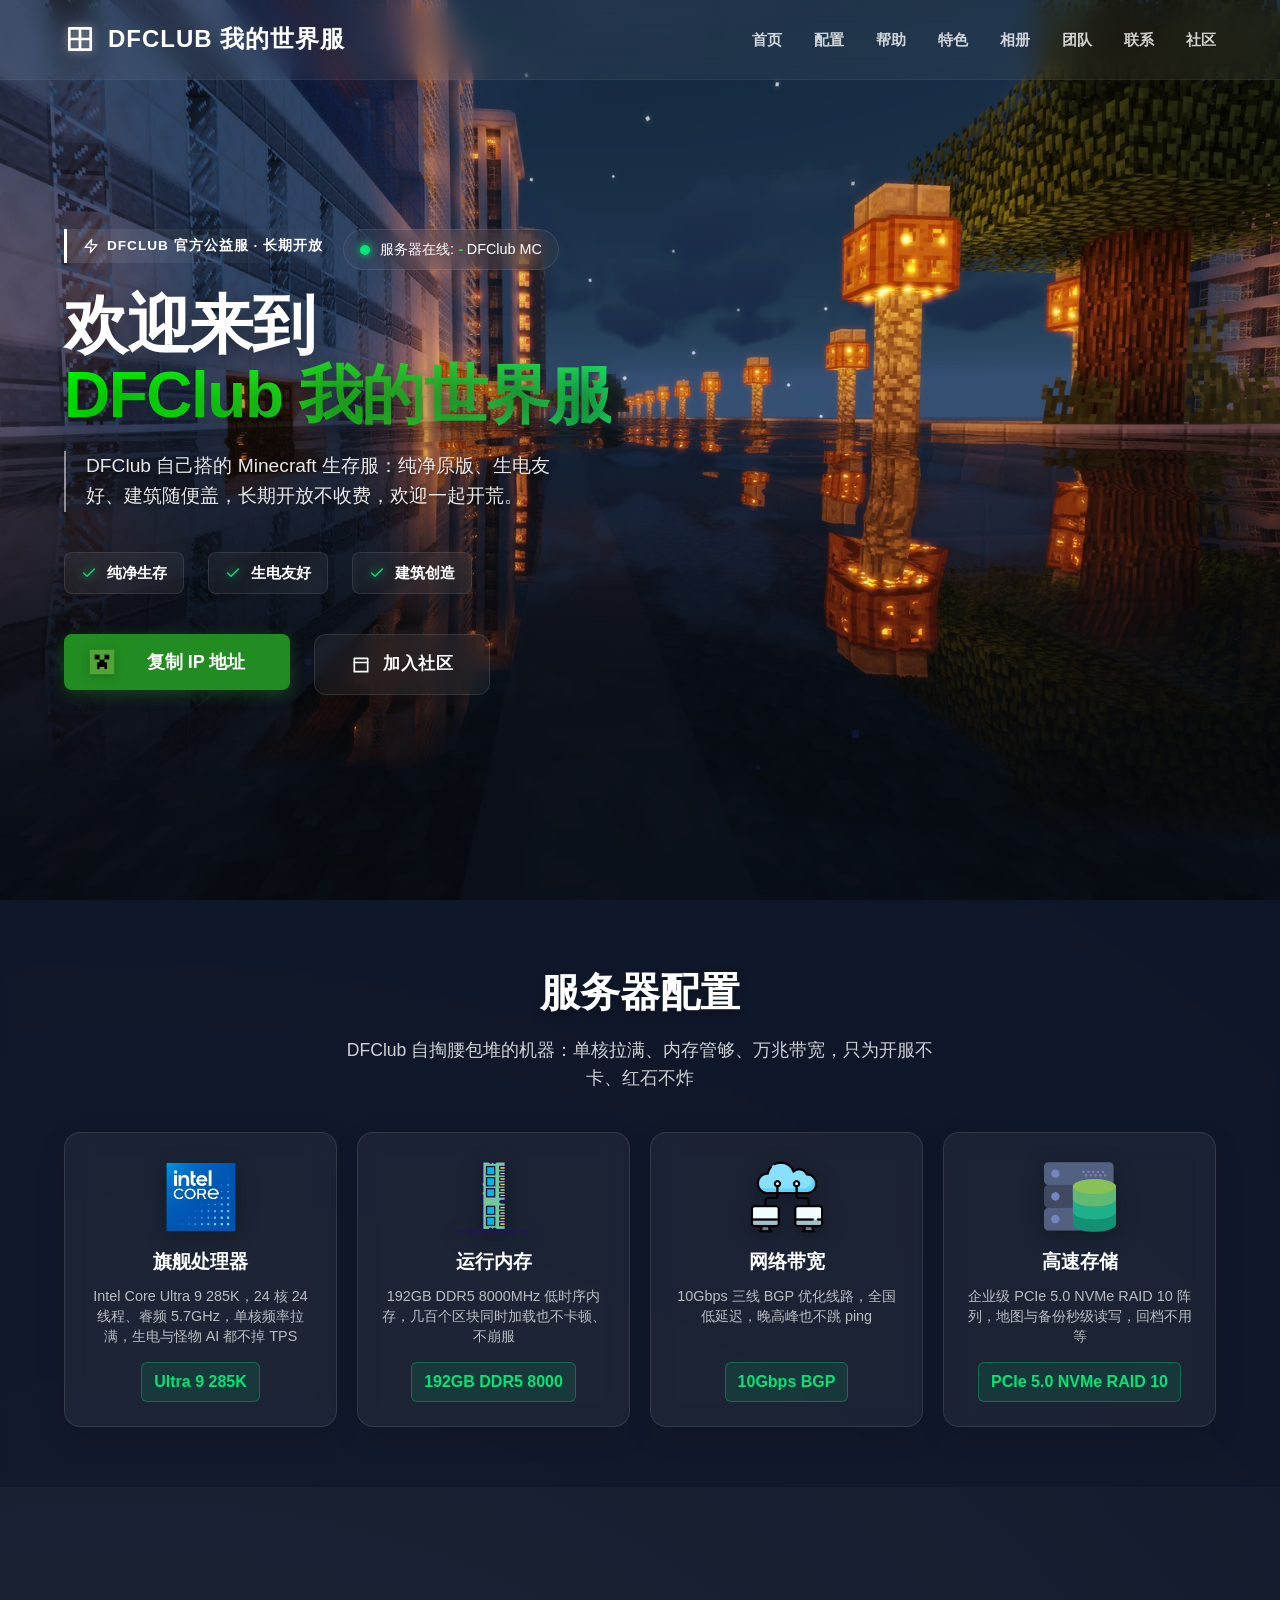
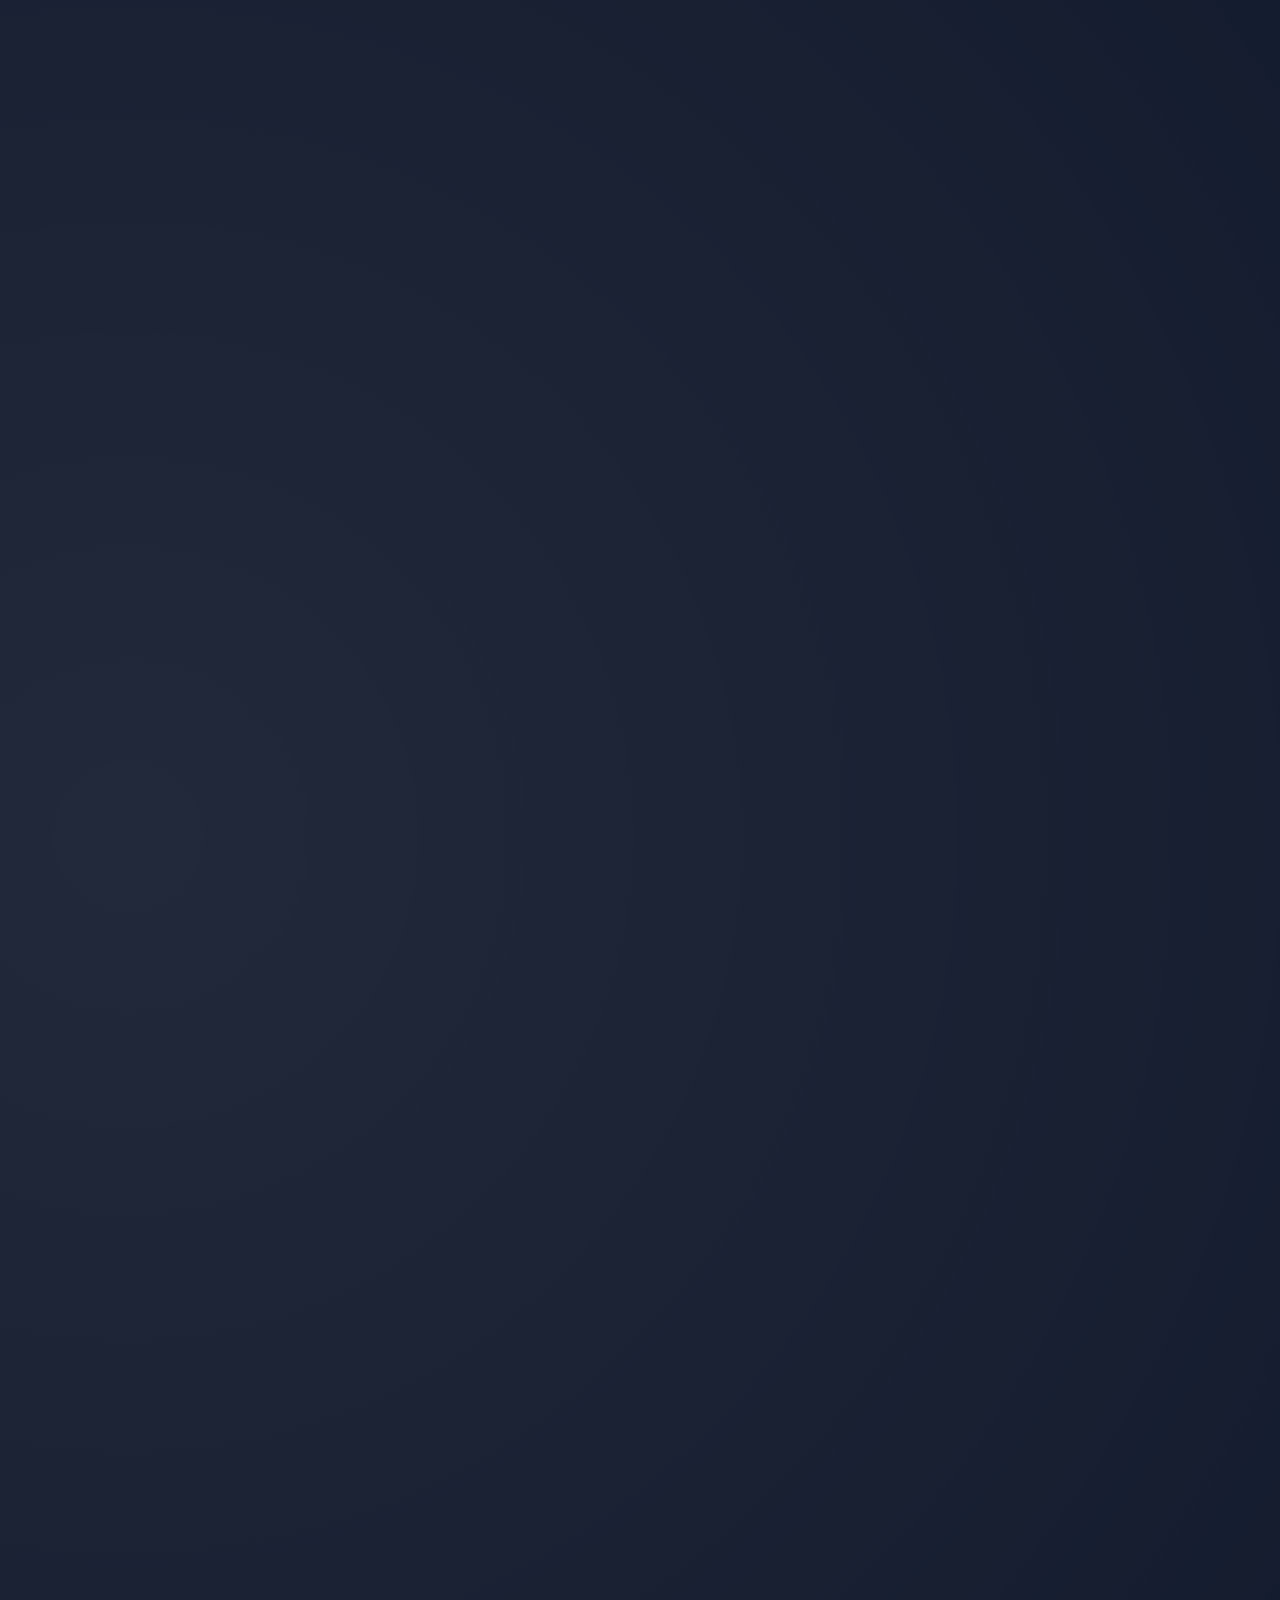
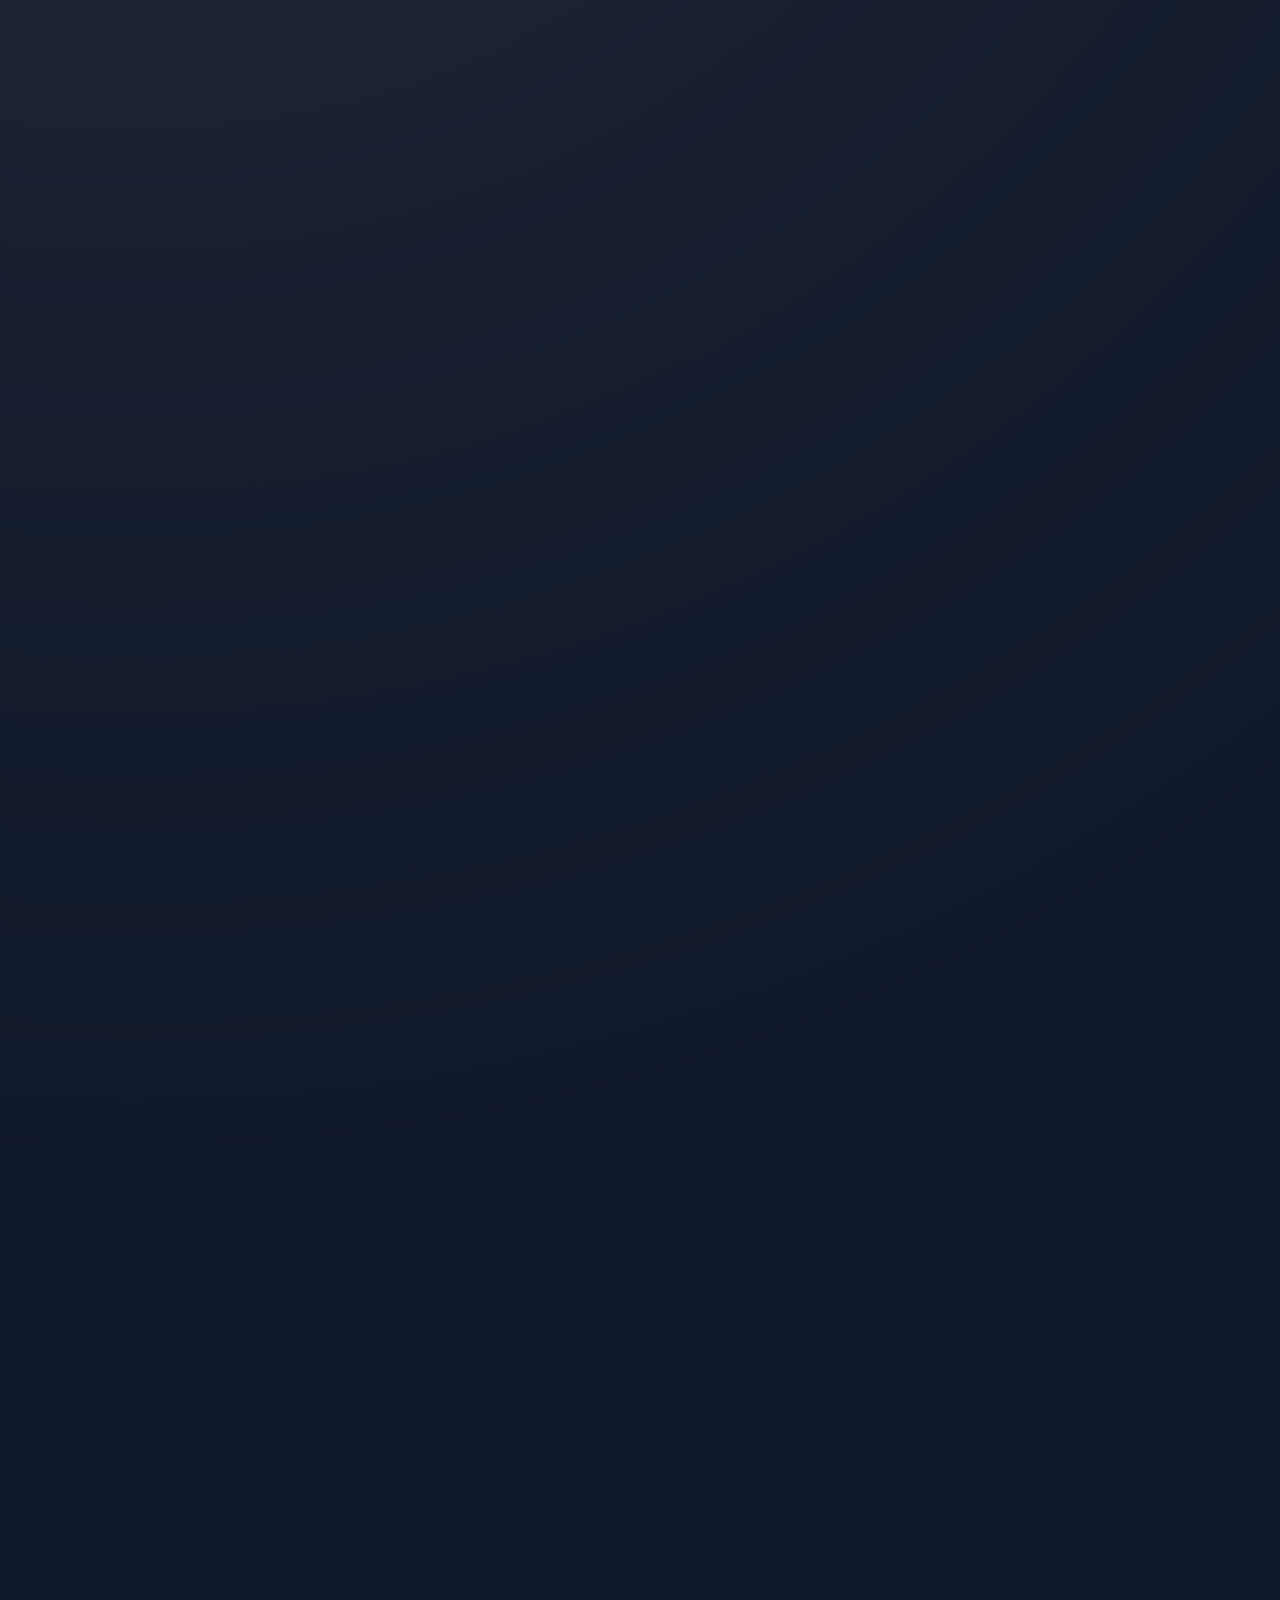
<file: index.html>
<!DOCTYPE html>
<html lang="zh-CN">
<!-- head 区：SEO 元信息 → 结构化数据 → 样式与脚本预加载 -->
<head>
    <!-- 声明 UTF-8 编码，避免中文乱码 -->
    <meta charset="UTF-8">
    <!-- 移动端视口：页面宽度跟随设备，禁止用户缩放影响体验 -->
    <meta name="viewport" content="width=device-width, initial-scale=1.0">
    <!-- 搜索引擎收录时显示的页面简介 -->
    <meta name="description" content="DFClub 我的世界服 —— dfclub 团队自建的 Minecraft 生存服官网：纯净生存、生电友好、建筑创造，长期公益开放。Minecraft Survival Server by DFClub.">
    <!-- 搜索关键词（老式 SEO，部分引擎仍读取） -->
    <meta name="keywords" content="我的世界, Minecraft, DFClub, dfclub, 服务器, 生存服, 生电, 红石, 建筑, MC, 多人联机">
    <meta name="author" content="DFClub 我的世界服团队">
    <!-- 允许搜索引擎收录本页并跟随站内链接 -->
    <meta name="robots" content="index, follow">
    <!-- 移动端浏览器地址栏/状态栏配色 -->
    <meta name="theme-color" content="#0f172a">

    <!-- 规范链接 canonical，避免同一页面被重复收录（静态副本无固定域名，留空） -->
    <link rel="canonical" href="#">
    <!-- 二开请标注原作者小狐务器 -->
    <!-- 标签页标题（线上由 index.php 从数据库读取站点标题后替换） -->
    <title>DFClub 我的世界服 - 首页</title>
    <!-- DNS 预解析：提前与第三方域名握手，外链打开更快 -->
    <link rel="dns-prefetch" href="https://mc.163.com">
    <link rel="dns-prefetch" href="https://www.minecraft.net">
    <!-- 预加载主样式表（v=3 是缓存版本号，改样式后可改数字强制刷新） -->
    <link rel="preload" href="style.css?v=7" as="style">
    <!-- 预加载主脚本 -->
    <link rel="preload" href="script.js?v=14" as="script">
    <!-- 预加载首屏背景大图，优先级设为 high -->
    <link rel="preload" href="./png/c6d2dd6a664242e2e5faa640d28c340b.jpg" as="image" fetchpriority="high">
    
    <!-- 真正引入样式表 -->
    <link rel="stylesheet" href="style.css?v=7">
    
    <!-- Structured Data (JSON-LD) -->
    <script type="application/ld+json">
    {
      "@context": "https://schema.org",
      "@type": "VideoGame",
      "name": "DFClub 我的世界服",
      "description": "dfclub 团队自建的 Minecraft 生存服：纯净生存、生电友好、建筑创造，长期公益开放。",
      "genre": ["Sandbox", "Survival", "RPG"],
      "gamePlatform": "PC",
      "applicationCategory": "Game",
      "operatingSystem": "Windows, macOS, Linux",
      "author": {
        "@type": "Organization",
        "name": "DFClub 我的世界服团队",
        "url": "/"
      },
      "image": "./png/wj_Narcissa_3.png",
      "offers": {
        "@type": "Offer",
        "price": "0",
        "priceCurrency": "CNY",
        "availability": "https://schema.org/InStock"
      }
    }
    </script>
    <!-- 页签图标：先用 emoji 的 SVG 兜底，最终会被 data.js 里的 favicon 覆盖 -->
    <link rel="icon" type="image/svg+xml" href="data:image/svg+xml,<svg xmlns=%22http://www.w3.org/2000/svg%22 viewBox=%220 0 100 100%22><text y=%22.9em%22 font-size=%2290%22>🟩</text></svg>">
</head>
<!-- body 开始：导航 → 公告 → 各内容版块 → 页脚 → 脚本 -->
<body>
    <!-- SVG Sprite -->
    <!-- SVG 图标精灵容器：display:none，仅供下方 <use> 引用 -->
    <svg xmlns="http://www.w3.org/2000/svg" style="display:none">
        <symbol id="icon-check" viewBox="0 0 24 24" fill="none" stroke="currentColor" stroke-width="2" stroke-linecap="round" stroke-linejoin="round"><path d="M20 6L9 17L4 12"/></symbol>
        <symbol id="icon-arrow-right" viewBox="0 0 24 24" fill="none" stroke="currentColor" stroke-width="2" stroke-linecap="round" stroke-linejoin="round"><path d="M5 12H19"/><path d="M12 5L19 12L12 19"/></symbol>
        <symbol id="icon-cube" viewBox="0 0 24 24" fill="none" stroke="currentColor" stroke-width="2" stroke-linecap="round" stroke-linejoin="round"><path d="M4 4H20V20H4V4Z"/><path d="M4 12H20"/><path d="M12 4V20"/></symbol>
    </svg>

    <!-- 导航栏 -->
    <nav class="navbar">
        <!-- 导航内层容器：左 LOGO、右菜单两端对齐 -->
        <div class="container nav-container">
            <!-- 站点 LOGO：方块图标 + 文字（文字由 data.js 的 site.logo_text 覆盖） -->
            <a href="#" class="logo" id="siteLogo">
                <svg class="logo-svg" width="32" height="32"><use href="#icon-cube"/></svg>
                <span class="logo-text">DFClub 我的世界服</span>
            </a>
            
            <!-- 移动端汉堡按钮：三根横线，窄屏才显示 -->
            <div class="hamburger">
                <span class="bar"></span>
                <span class="bar"></span>
                <span class="bar"></span>
            </div>

            <!-- 导航菜单列表：各版块锚点 + 商城 + 登录入口 -->
            <ul class="nav-links">
                <li><a href="#home">首页</a></li>
                <li><a href="#specs">配置</a></li>
                <li><a href="#help-docs">帮助</a></li>
                <li><a href="#features">特色</a></li>
                <li><a href="#gallery">相册</a></li>
                <li><a href="#team">团队</a></li>
                <li><a href="#contact">联系</a></li>
                <li><a href="#community">社区</a></li>
                <!-- 商城、登录/注册入口已下线：全站改为纯静态，不再连接本机后台 -->
            </ul>
        </div>
    </nav>

    <!-- 首页公告条（默认 hidden，script.js 拿到公告数据才展开） -->
    <div id="homeAnnouncements" class="home-announcements" hidden>
        <div class="container">
            <div id="homeAnnouncementsList" class="home-announcements-list"></div>
        </div>
    </div>

    <!-- 公告弹窗：遮罩 + 卡片，同一条公告只弹一次 -->
    <div id="announcementPopup" class="announcement-popup" hidden>
        <div class="announcement-popup-backdrop" data-close-popup="1"></div>
        <div class="announcement-popup-card" role="dialog" aria-modal="true" aria-labelledby="announcementPopupTitle">
            <button type="button" class="announcement-popup-close" id="announcementPopupClose" aria-label="关闭弹窗">×</button>
            <div class="announcement-popup-badge" id="announcementPopupBadge">维护通知</div>
            <h2 id="announcementPopupTitle">维护公告</h2>
            <p id="announcementPopupTime" class="announcement-popup-time"></p>
            <div id="announcementPopupContent" class="announcement-popup-content"></div>
        </div>
    </div>

    <!-- 区域 (首页) -->
    <header id="home" class="hero">
        <div class="container hero-container">
            <div class="hero-content">
                <!-- 顶部标签 -->
                <div class="hero-badge scroll-fade-up">
                    <svg width="16" height="16" viewBox="0 0 24 24" fill="none" xmlns="http://www.w3.org/2000/svg">
                        <path d="M13 2L3 14H12L11 22L21 10H12L13 2Z" stroke="currentColor" stroke-width="2" stroke-linecap="round" stroke-linejoin="round"/>
                    </svg>
                    DFClub 官方公益服 · 长期开放
                </div>
                
                <!-- 在线状态指示器 (新增) -->
                <div class="server-status scroll-fade-up delay-200">
                    <span class="status-dot"></span>
                    <span class="status-text">服务器在线: <span class="highlight-green">加载中...</span> DFClub MC</span>
                </div>

                <!-- 主标题 -->
                <h1 class="scroll-fade-up delay-300">
                    欢迎来到<br>
                    <span class="highlight">DFClub 我的世界服</span>
                </h1>
                
                <!-- 副标题 -->
                <p class="hero-subtitle scroll-fade-up delay-400">
                    DFClub 自己搭的 Minecraft 生存服：纯净原版、生电友好、建筑随便盖，长期开放不收费，欢迎一起开荒。
                </p>

                <!-- 特性列表 -->
                <div class="hero-features scroll-fade-up delay-500">
                    <div class="h-feature"><svg width="16" height="16"><use href="#icon-check"/></svg>纯净生存</div>
                    <div class="h-feature"><svg width="16" height="16"><use href="#icon-check"/></svg>生电友好</div>
                    <div class="h-feature"><svg width="16" height="16"><use href="#icon-check"/></svg>建筑创造</div>
                </div>

                <!-- 按钮组 -->
                <div class="hero-buttons scroll-fade-up delay-600">
                    <!-- 复制 IP 按钮的隐藏开关（checkbox），由 CSS 控制三行文字的切换 -->
                    <input id="toggle" type="checkbox">
                    <label class="boton-minecraft" for="toggle">
                        <svg viewBox="0 0 32 32" height="24" width="24" xmlns="http://www.w3.org/2000/svg">
                            <path d="M30 2H2v28h28z" fill="#52a535"></path>
                            <path d="M24.4 13.2h-5.6v.47h5.6zm-5.6 8.4h-5.6v.47h5.6zm2.8 2.8h-2.8v.47h2.8zm-8.4 0h-2.8v.47h2.8zm0-11.2H7.6v.47h5.6z" fill="#86d562"></path>
                            <path d="M24.4 13.2V7.6h-5.6v5.6h-5.6V16h-2.8v8.4h2.8v-2.8h5.6v2.8h2.8V16h-2.8v-2.8zM13.2 7.6H7.6v5.6h5.6z"></path>
                            <path d="M24.4 7.6h-5.6v.47h5.6zm-5.6 5.6h-5.6v.47h5.6zm-5.6-5.6H7.6v.47h5.6zm0 8.4h-2.8v.47h2.8zm8.4 0h-2.8v.47h2.8z" fill="#2a641c"></path>
                        </svg>
                        <div class="texto-boton">
                            <span>复制 IP 地址</span>
                            <span>点击复制</span>
                            <span>已复制!</span>
                        </div>
                    </label>
                    <!-- 服务器 IP 文本：视觉隐藏，仅作为"复制 IP"的内容来源 -->
                    <span id="server-ip">暂未开放</span>
                    
                    <!-- "加入社区"次要按钮：锚点跳到社区版块 -->
                    <a href="#community" class="btn btn-secondary">
                        <svg width="20" height="20" viewBox="0 0 24 24" fill="none" stroke="currentColor" stroke-width="2" stroke-linecap="round" stroke-linejoin="round"><path d="M4 4H20V20H4V4Z"/><path d="M4 9H20"/></svg>
                        加入社区
                    </a>
                </div>
            </div>
        </div>
    </header>

    <!-- Server Specs Section -->
    <section id="specs" class="specs-section" data-bg="url('./png/89ce487b74da31797c19a3dc4ffc0d79.jpg')">
        <div class="container">
            <!-- 版块标题区：主标题 + 副标题，滚动到视口时渐显 -->
            <div class="section-header scroll-fade-up">
                <h2 class="section-title">服务器配置</h2>
                <p class="section-subtitle">DFClub 自掏腰包堆的机器：单核拉满、内存管够、万兆带宽，只为开服不卡、红石不炸</p>
            </div>
            
            <!-- 配置卡片网格：四列布局 -->
            <div class="specs-grid">
                <!-- CPU Card -->
                <div class="spec-card scroll-fade-up delay-100">
                    <div class="spec-icon-wrapper">
                        <img src="[data-uri]" data-src="./png/CPU.png" alt="CPU" class="spec-icon">
                    </div>
                    <h3 class="spec-title">旗舰处理器</h3>
                    <p class="spec-desc">Intel Core Ultra 9 285K，24 核 24 线程、睿频 5.7GHz，单核频率拉满，生电与怪物 AI 都不掉 TPS</p>
                    <div class="spec-value">Ultra 9 285K</div>
                </div>

                <!-- RAM Card -->
                <div class="spec-card scroll-fade-up delay-200">
                    <div class="spec-icon-wrapper">
                        <img src="[data-uri]" data-src="./png/RAM.png" alt="RAM" class="spec-icon">
                    </div>
                    <h3 class="spec-title">运行内存</h3>
                    <p class="spec-desc">192GB DDR5 8000MHz 低时序内存，几百个区块同时加载也不卡顿、不崩服</p>
                    <div class="spec-value">192GB DDR5 8000</div>
                </div>

                <!-- Network Card -->
                <div class="spec-card scroll-fade-up delay-300">
                    <div class="spec-icon-wrapper">
                        <img src="[data-uri]" data-src="./png/network.png" alt="Network" class="spec-icon">
                    </div>
                    <h3 class="spec-title">网络带宽</h3>
                    <p class="spec-desc">10Gbps 三线 BGP 优化线路，全国低延迟，晚高峰也不跳 ping</p>
                    <div class="spec-value">10Gbps BGP</div>
                </div>

                <!-- Storage Card -->
                <div class="spec-card scroll-fade-up delay-400">
                    <div class="spec-icon-wrapper">
                        <img src="[data-uri]" data-src="./png/SSD.png" alt="SSD" class="spec-icon">
                    </div>
                    <h3 class="spec-title">高速存储</h3>
                    <p class="spec-desc">企业级 PCIe 5.0 NVMe RAID 10 阵列，地图与备份秒级读写，回档不用等</p>
                    <div class="spec-value">PCIe 5.0 NVMe RAID 10</div>
                </div>
            </div>
        </div>
    </section>

    <!-- Help Docs Section (How to Join) -->
    <section id="help-docs" class="help-section" data-bg="url('./png/9cca3afcca8c0a79eac6a39aad5d65ec.jpg')">
        <div class="container">
            <!-- 教程版块标题区 -->
            <div class="section-header scroll-fade-up">
                <h2 class="section-title">怎么进服</h2>
                <p class="section-subtitle">三步就能进 DFClub 的方块世界，第一次玩也够用</p>
            </div>

            <!-- 三步流程容器：横排，窄屏自动改竖排 -->
            <div class="steps-container">
                <!-- Step 1 -->
                <div class="step-card scroll-fade-up delay-100">
                    <div class="step-number">01</div>
                    <div class="step-icon">
                        <svg width="40" height="40" viewBox="0 0 24 24" fill="none" xmlns="http://www.w3.org/2000/svg">
                            <path d="M21 15V19C21 19.5304 20.7893 20.0391 20.4142 20.4142C20.0391 20.7893 19.5304 21 19 21H5C4.46957 21 3.96086 20.7893 3.58579 20.4142C3.21071 20.0391 3 19.5304 3 19V15" stroke="currentColor" stroke-width="2" stroke-linecap="round" stroke-linejoin="round"/>
                            <path d="M7 10L12 15L17 10" stroke="currentColor" stroke-width="2" stroke-linecap="round" stroke-linejoin="round"/>
                            <path d="M12 15V3" stroke="currentColor" stroke-width="2" stroke-linecap="round" stroke-linejoin="round"/>
                        </svg>
                    </div>
                    <h3 class="step-title">装个启动器</h3>
                    <p class="step-desc">装个 HMCL 或 PCL2 启动器，Java 17 以上版本，登录自己的账号就能进游戏。</p>
                    <a href="#" class="btn-step">下载启动器 (HMCL)</a>
                </div>

                <!-- Arrow 1 -->
                <div class="step-arrow scroll-fade-up delay-200"><svg width="24" height="24"><use href="#icon-arrow-right"/></svg></div>

                <!-- Step 2 -->
                <div class="step-card scroll-fade-up delay-300">
                    <div class="step-number">02</div>
                    <div class="step-icon">
                        <svg width="40" height="40" viewBox="0 0 24 24" fill="none" xmlns="http://www.w3.org/2000/svg">
                            <path d="M12 22C17.5228 22 22 17.5228 22 12C22 6.47715 17.5228 2 12 2C6.47715 2 2 6.47715 2 12C2 17.5228 6.47715 22 12 22Z" stroke="currentColor" stroke-width="2" stroke-linecap="round" stroke-linejoin="round"/>
                            <path d="M12 8V16" stroke="currentColor" stroke-width="2" stroke-linecap="round" stroke-linejoin="round"/>
                            <path d="M8 12H16" stroke="currentColor" stroke-width="2" stroke-linecap="round" stroke-linejoin="round"/>
                        </svg>
                    </div>
                    <h3 class="step-title">添加服务器</h3>
                    <p class="step-desc">进游戏点「多人游戏」→「添加服务器」。地址暂时还没公开，开放当天会在群里发出来，直接粘贴进去就行。</p>
                    <!-- 服务器地址框：地址文字 + 一键复制按钮 -->
                    <div class="server-address-box">
                        <span id="help-ip">暂未开放</span>
                        <button class="copy-btn">
                            <svg width="16" height="16" viewBox="0 0 24 24" fill="none" xmlns="http://www.w3.org/2000/svg">
                                <rect x="9" y="9" width="13" height="13" rx="2" ry="2" stroke="currentColor" stroke-width="2" stroke-linecap="round" stroke-linejoin="round"/>
                                <path d="M5 15H4C3.46957 15 2.96086 14.7893 2.58579 14.4142C2.21071 14.0391 2 13.5304 2 13V4C2 3.46957 2.21071 2.96086 2.58579 2.58579C2.96086 2.21071 3.46957 2 4 2H13C13.5304 2 14.0391 2.21071 14.4142 2.58579C14.7893 2.96086 15 3.46957 15 4V5" stroke="currentColor" stroke-width="2" stroke-linecap="round" stroke-linejoin="round"/>
                            </svg>
                        </button>
                    </div>
                </div>

                <!-- Arrow 2 -->
                <div class="step-arrow scroll-fade-up delay-400"><svg width="24" height="24"><use href="#icon-arrow-right"/></svg></div>

                <!-- Step 3 -->
                <div class="step-card scroll-fade-up delay-500">
                    <div class="step-number">03</div>
                    <div class="step-icon">
                        <svg width="40" height="40" viewBox="0 0 24 24" fill="none" xmlns="http://www.w3.org/2000/svg">
                            <path d="M5 3L19 12L5 21V3Z" stroke="currentColor" stroke-width="2" stroke-linecap="round" stroke-linejoin="round"/>
                        </svg>
                    </div>
                    <h3 class="step-title">进服开荒</h3>
                    <p class="step-desc">连上后先在出生点读一下告示牌上的规则，领完新手物资，就可以开始你的第一次砍树了。</p>
                    <span class="highlight-text">祝你在 DFClub 玩得开心！</span>
                </div>
            </div>
        </div>
    </section>

    <!-- Server Features Section -->
    <section id="features" class="features-section" data-bg="url('./png/7649e2dbc7044ee71743022dd2d51701.jpg')">
        <div class="container">
            <!-- 特色版块标题区 -->
            <div class="section-header scroll-fade-up">
                <h2 class="section-title">这边有什么好玩的</h2>
                <p class="section-subtitle">DFClub 只做一件事：把原版生存该有的体验，稳稳当当地给你</p>
            </div>

            <!-- 特色卡片网格：列数随屏宽自适应 -->
            <div class="features-grid">
                <!-- Feature 1 -->
                <div class="feature-card scroll-fade-up delay-100">
                    <div class="feature-icon-wrapper">
                        <img src="[data-uri]" data-src="./egg/002.png" alt="生存冒险" class="feature-icon" loading="lazy">
                    </div>
                    <h3>纯净原版生存</h3>
                    <p>不魔改、不加氪金系统，原版合成表与刷怪机制全部保留，只加必要的领地与防炸保护。</p>
                </div>

                <!-- Feature 2 -->
                <div class="feature-card scroll-fade-up delay-200">
                    <div class="feature-icon-wrapper">
                        <img src="[data-uri]" data-src="./egg/003.png" alt="RPG系统" class="feature-icon" loading="lazy">
                    </div>
                    <h3>生电与红石友好</h3>
                    <p>刷怪塔、村民交易所、末影人塔随便造，管理员只做性能优化，不会一刀切禁红石。</p>
                </div>

                <!-- Feature 3 -->
                <div class="feature-card scroll-fade-up delay-300">
                    <div class="feature-icon-wrapper">
                        <img src="[data-uri]" data-src="./egg/001.png" alt="建筑创造" class="feature-icon" loading="lazy">
                    </div>
                    <h3>建筑与地图共创</h3>
                    <p>主城与公共工程由团队维护，玩家也能投稿自己的建筑，被选中的会挂进服务器展示。</p>
                </div>
            </div>
        </div>
    </section>
    <!-- Server Gallery Section -->
    <section id="gallery" class="gallery-section" data-bg="url('./png/f5ea0ca06bf5ac36704b7277536ab53d.jpg')">
        <div class="container">
            <!-- 截图版块标题区 -->
            <div class="section-header scroll-fade-up">
                <h2 class="section-title">游戏截图</h2>
                <p class="section-subtitle">DFClub 服务器的日常：主城、建筑、活动和那些莫名其妙的瞬间</p>
            </div>

            <!-- 轮播容器：图片区 + 说明文字 + 左右按钮 -->
            <div class="gallery-carousel-container">
                <!-- 图片框：16:9 比例，切换时先淡出再换图 -->
                <div class="gallery-carousel-wrapper" id="galleryWrapper">
                    <img id="galleryImage" class="gallery-active-image" src="[data-uri]" data-src="./png/f5ea0ca06bf5ac36704b7277536ab53d.jpg" alt="Gallery Display" decoding="async">
                </div>
                
                <!-- 轮播底部控制区 -->
                <div class="gallery-controls">
                    <div class="gallery-text-content">
                        <p id="galleryDescription">建造庞大的定居点或简朴的土屋。这个世界由你尽情创造！</p>
                    </div>
                    <div class="gallery-nav-buttons">
                        <!-- 左右切换按钮（上一张 / 下一张） -->
                        <button class="nav-btn prev-btn" id="prevBtn">
                            <svg viewBox="0 0 24 24" width="24" height="24">
                                <path fill="currentColor" d="M20 11H7.83l5.59-5.59L12 4l-8 8 8 8 1.41-1.41L7.83 13H20v-2z"/>
                            </svg>
                        </button>
                        <button class="nav-btn next-btn" id="nextBtn">
                            <svg viewBox="0 0 24 24" width="24" height="24">
                                <path fill="currentColor" d="M12 4l-1.41 1.41L16.17 11H4v2h12.17l-5.58 5.59L12 20l8-8z"/>
                            </svg>
                        </button>
                    </div>
                </div>
            </div>
        </div>
    </section>

    <!-- Server Team Section -->
    <section id="team" class="team-section" data-bg="url('./png/achXdg.jpg')">
        <div class="container">
            <!-- 团队版块标题区 -->
            <div class="section-header scroll-fade-up">
                <h2 class="section-title">DFClub 成员</h2>
                <p class="section-subtitle">服里所有事都是这几个人在做：从开服决策到修一个卡住的刷怪塔</p>
            </div>

            <!-- 团队轮播容器：JS 会自动复制一份卡片，实现首尾相接的滚动 -->
            <div class="team-carousel-container scroll-fade-up delay-200">
                <div class="team-carousel-wrapper" id="teamWrapper">
                    <!-- Team Member 1 -->
                    <div class="team-card">
                        <div class="team-avatar">
                            <img src="[data-uri]" data-src="./egg/av1.png" alt="服主头像" loading="lazy">
                        </div>
                        <h3 class="team-name">有钱的e1狙击枪</h3>
                        <p class="team-role">服主 · Server Owner</p>
                        <p class="team-desc">拍板开服的那个人：定服务器方向、出机器和带宽的钱，也在群里答「到底什么时候开新档」。</p>
                        <a href="members/owner.html" class="team-contact-btn">联系我</a>
                    </div>
                    <!-- Team Member 2 -->
                    <div class="team-card">
                        <div class="team-avatar">
                            <img src="[data-uri]" data-src="./egg/av2.png" alt="副服主头像" loading="lazy">
                        </div>
                        <h3 class="team-name">锦鲤~嫣然</h3>
                        <p class="team-role">副服主 · Co-Owner</p>
                        <p class="team-desc">排期、招人和新人带教都归她；服主不在线的时候，服务器谁说了算——她。</p>
                        <a href="members/co-owner.html" class="team-contact-btn">联系我</a>
                    </div>
                    <!-- Team Member 3 -->
                    <div class="team-card">
                        <div class="team-avatar">
                            <img src="[data-uri]" data-src="./egg/av3.png" alt="版本验收头像" loading="lazy">
                        </div>
                        <h3 class="team-name">WolfKingの鼠</h3>
                        <p class="team-role">版本验收 · QA Lead</p>
                        <p class="team-desc">新版本和新插件上线前先过他那关：出生点能不能走、刷怪塔还炸不炸、红石还转不转。</p>
                        <a href="members/qa.html" class="team-contact-btn">联系我</a>
                    </div>
                    <!-- Team Member 4 -->
                    <div class="team-card">
                        <div class="team-avatar">
                            <img src="[data-uri]" data-src="./egg/av4.png" alt="资产与领地管理头像" loading="lazy">
                        </div>
                        <h3 class="team-name">闲趣饼干asdjkl</h3>
                        <p class="team-role">资产与领地 · Admin</p>
                        <p class="team-desc">管账号白名单、领地权限和资源分配，谁被误封、谁的箱子被撬，找他处理最快。</p>
                        <a href="members/economy.html" class="team-contact-btn">联系我</a>
                    </div>
                    <!-- Team Member 5 -->
                    <div class="team-card">
                        <div class="team-avatar">
                            <img src="[data-uri]" data-src="./egg/av5.png" alt="技术管理头像" loading="lazy">
                        </div>
                        <h3 class="team-name">visd徐</h3>
                        <p class="team-role">技术管理 · Technical Admin</p>
                        <p class="team-desc">插件、生电优化、备份与回档都归他；TPS 一掉，第一个冲进后台的就是这个人。</p>
                        <a href="members/tech.html" class="team-contact-btn">联系我</a>
                    </div>
                    <!-- Team Member 6 -->
                    <div class="team-card">
                        <div class="team-avatar">
                            <img src="[data-uri]" data-src="./egg/av6.png" alt="建筑管理头像" loading="lazy">
                        </div>
                        <h3 class="team-name">刘老师3451</h3>
                        <p class="team-role">建筑管理 · Builder</p>
                        <p class="team-desc">主城、出生点和公共工程的设计施工，也负责审核玩家投稿的建筑能不能上墙。</p>
                        <a href="members/builder.html" class="team-contact-btn">联系我</a>
                    </div>
                    <!-- Team Member 7 -->
                    <div class="team-card">
                        <div class="team-avatar">
                            <img src="[data-uri]" data-src="./egg/av7.png" alt="活动策划头像" loading="lazy">
                        </div>
                        <h3 class="team-name">冷雨舒</h3>
                        <p class="team-role">活动策划 · Event Host</p>
                        <p class="team-desc">节日活动、建筑比赛和群公告都由他发起，服务器里最会搞气氛的一个。</p>
                        <a href="members/event.html" class="team-contact-btn">联系我</a>
                    </div>
                    <!-- Team Member 8 -->
                    <div class="team-card">
                        <div class="team-avatar">
                            <img src="[data-uri]" data-src="./egg/av8.png" alt="气氛组头像" loading="lazy">
                        </div>
                        <h3 class="team-name">牛牛</h3>
                        <p class="team-role">气氛组 · Vibe Officer</p>
                        <p class="team-desc">不开荒也不搬砖，专职在群里整活、在出生点陪聊，服务器的快乐基本由他提供。</p>
                        <a href="members/vibe.html" class="team-contact-btn">联系我</a>
                    </div>
                </div>
            </div>

            <!-- 名单入口：轮播会一直转，找不到人时点这里进完整名单 -->
            <div class="team-more scroll-fade-up delay-300">
                <a class="team-more-btn" href="members/">查看全部 8 位成员 →</a>
                <p class="team-more-note">轮播一直转，想找谁直接看名单：每人一个独立页面，写清他在服里负责什么，也能直接留言给他。</p>
            </div>
        </div>
    </section>



    <!-- Contact Support Section -->
    <section id="contact" class="contact-section" data-bg="url('./png/5e1e1be033cbd911e62327519886379f.jpg')">
        <div class="container">
            <!-- 联系版块标题区 -->
            <div class="section-header scroll-fade-up">
                <h2 class="section-title">找 DFClub</h2>
                <p class="section-subtitle">想进服、想投稿建筑、发现 bug，或者单纯想吐槽，都可以写在这里，团队每天都会看</p>
            </div>

            <!-- 联系内容容器：整块毛玻璃卡片 -->
            <div class="contact-container scroll-fade-up delay-200">
                <!-- 两列布局：左列填写指南，右列表单 -->
                <div class="contact-grid">
                    <!-- Left Column: Email Rules -->
                    <div class="contact-rules">
                        <!-- 左列标题：指南图标 + 文字 -->
                        <h3 class="rules-title">
                            <svg viewBox="0 0 24 24" width="24" height="24">
                                <path fill="currentColor" d="M12 2C6.48 2 2 6.48 2 12s4.48 10 10 10 10-4.48 10-10S17.52 2 12 2zm1 15h-2v-6h2v6zm0-8h-2V7h2v2z"/>
                            </svg>
                            留言前先看这几条
                        </h3>
                        <!-- 五条留言规范（提交前建议玩家先自查） -->
                        <ul class="rules-list">
                            <li>
                                <span class="rule-icon">1</span>
                                <span class="rule-text">请填真实的<strong>邮箱地址</strong>，回复会发到这个邮箱。</span>
                            </li>
                            <li>
                                <span class="rule-icon">2</span>
                                <span class="rule-text">标题写清类型，比如「<strong>[进服]</strong> 想要白名单」「<strong>[Bug]</strong> 刷怪塔卡住」。</span>
                            </li>
                            <li>
                                <span class="rule-icon">3</span>
                                <span class="rule-text">描述里带上<strong>时间、坐标、游戏 ID</strong>，方便我们直接去现场看。</span>
                            </li>
                            <li>
                                <span class="rule-icon">4</span>
                                <span class="rule-text">举报违规请附<strong>截图或录屏链接</strong>，只有文字描述很难处理。</span>
                            </li>
                            <li>
                                <span class="rule-icon">5</span>
                                <span class="rule-text">处理时间一般<strong>1-2个休息日</strong>，急事直接在群里 @ 管理。</span>
                            </li>
                        </ul>
                        <!-- 规则底部红色提示：恶意骚扰一律拉黑 -->
                        <div class="contact-note">
                            <p>注：恶意刷屏或辱骂其他玩家会被直接拉黑。</p>
                        </div>
                    </div>

                    <!-- Right Column: Contact Form -->
                    <form class="contact-form" id="contactForm" novalidate>
                    <!-- 字段一：昵称（必填） -->
                    <div class="form-group">
                        <label for="name">您的昵称</label>
                        <input type="text" id="name" name="name" placeholder="请输入游戏ID或昵称" required>
                    </div>
                    
                    <!-- 字段二：邮箱（必填，后端会校验格式，用于接收回复） -->
                    <div class="form-group">
                        <label for="email">联系邮箱</label>
                        <input type="email" id="email" name="email" placeholder="填写方式：你的QQ号@qq.com" required>
                    </div>
                    
                    <!-- 字段三：主题下拉，选项值会映射成中文主题词 -->
                    <div class="form-group">
                        <label for="subject">主题</label>
                        <select id="subject" name="subject" required>
                            <option value="report">举报违规</option>
                            <option value="bug">Bug反馈</option>
                            <option value="appeal">封禁申诉</option>
                            <option value="suggestion">服务器建议</option>
                            <option value="other">其他事项</option>
                        </select>
                    </div>
                    
                    <!-- 字段四：详细内容，内含文本域 + 图片上传组合 -->
                    <div class="form-group">
                        <label for="message">详细内容</label>
                        <!-- 编辑区容器：整体描边，拖入图片可直接添加 -->
                        <div class="msg-editor" id="msgEditor">
                            <textarea id="message" name="message" rows="5" placeholder="请详细描述您遇到的问题..." required></textarea>
                            <!-- 已选图片缩略图预览区，由脚本渲染 -->
                            <div class="upload-preview" id="uploadPreview"></div>
                            <!-- 编辑条：添加图片按钮 + 张数提示 -->
                            <div class="msg-editor-bar">
                                <!-- 真实的文件选择框（隐藏），点击"添加图片"时由脚本触发 -->
                                <input type="file" id="attachment" name="attachments" accept="image/jpeg,image/png,image/gif,image/webp" multiple>
                                <!-- 添加图片按钮（视觉按钮，实际转发点击到上方 file 控件） -->
                                <button type="button" class="attach-btn" id="uploadArea" aria-label="添加图片">
                                    <svg viewBox="0 0 24 24" width="18" height="18" fill="none" stroke="currentColor" stroke-width="2"><rect x="3" y="3" width="18" height="18" rx="2" ry="2"/><circle cx="8.5" cy="8.5" r="1.5"/><polyline points="21 15 16 10 5 21"/></svg>
                                    <span>添加图片</span>
                                </button>
                                <!-- 上传限制提示，选中图片后脚本会更新为"n/3 张" -->
                                <span class="attach-hint" id="attachHint">最多3张，合计≤10MB</span>
                            </div>
                        </div>
                    </div>
                    
                    <!-- 提交按钮：发送中 / 成功 / 失败三种状态由脚本切换 -->
                    <button type="submit" class="submit-btn">
                        <span>直接提交</span>
                        <svg viewBox="0 0 24 24" width="20" height="20">
                            <path fill="currentColor" d="M2.01 21L23 12 2.01 3 2 10l15 2-15 2z"/>
                        </svg>
                    </button>
                </form>
            </div>
        </div>
    </div>
</section>
    <!-- Join Community Section -->
    <section id="community" class="community-section" data-bg="url('./png/wj%20Narcissa%203.png')">
        <div class="container">
            <!-- 社区版块标题区 -->
            <div class="section-header scroll-fade-up">
                <h2 class="section-title">加入社区</h2>
                <p class="section-subtitle">加入我们的玩家交流群，获取最新资讯与福利</p>
            </div>

            <!-- 社区卡片网格：QQ 群与微信群两张卡 -->
            <div class="community-grid">
                <!-- QQ Group Card -->
                <div class="community-card scroll-fade-up delay-100">
                    <div class="community-icon-wrapper">
                        <img src="[data-uri]" data-src="./png/QQ.png" alt="QQ群" class="community-icon-img" loading="lazy">
                    </div>
                    <h3>官方QQ群</h3>
                    <p>与其他玩家实时交流，获取最新公告</p>
                    <div class="qr-placeholder">
                        <div class="qr-code"></div>
                        <span>扫码加入QQ群</span>
                    </div>
                    <a href="#" class="community-btn qq-btn">点击加入群聊</a>
                </div>

                <!-- WeChat Group Card -->
                <div class="community-card scroll-fade-up delay-200">
                    <div class="community-icon-wrapper">
                        <img src="[data-uri]" data-src="./png/WX.png" alt="微信群" class="community-icon-img" loading="lazy">
                    </div>
                    <h3>微信交流群</h3>
                    <p>关注微信群，不错过任何活动通知</p>
                    <div class="qr-placeholder">
                        <div class="qr-code"></div>
                        <span>扫码加入微信群</span>
                    </div>
                    <a href="#" class="community-btn wechat-btn">点击加入群聊</a>
                </div>
            </div>
        </div>
    </section>

    <!-- Footer -->
    <footer class="footer">
        <div class="container footer-container">
            <!-- 页脚品牌区：LOGO + 站点简介 -->
            <div class="footer-brand">
                <a href="#" class="footer-logo" id="footerLogo">
                    <svg class="footer-logo-svg" width="24" height="24"><use href="#icon-cube"/></svg>
                    <span class="footer-logo-text">DFClub 我的世界服</span>
                </a>
                <p class="footer-desc">
                    DFClub 是个玩家自建的小团队，做过三角洲站，也开了这台我的世界服；不收费、不乱改，只想把原版生存好好玩下去。
                </p>
            </div>
            
            <!-- 页脚链接区：三列并排 -->
            <div class="footer-links">
                <!-- 第一列：站内快速导航 -->
                <div class="footer-column">
                    <h4>快速导航</h4>
                    <ul>
                        <li><a href="#home">首页</a></li>
                        <li><a href="#specs">服务器配置</a></li>
                        <li><a href="#help-docs">如何加入</a></li>
                        <li><a href="#features">游戏特色</a></li>
                    </ul>
                </div>
                <!-- 第二列：社区互动入口 -->
                <div class="footer-column">
                    <h4>社区互动</h4>
                    <ul>
                        <li><a href="#gallery">游戏截图</a></li>
                        <li><a href="#team">管理团队</a></li>
                        <li><a href="#contact">联系我们</a></li>
                        <li><a href="#community">加入社区</a></li>
                    </ul>
                </div>
                <!-- 第三列：友情链接（data.js 的 footer.friend_links 会整体重建） -->
                <div class="footer-column">
                    <h4>友情链接</h4>
                    <ul id="footerFriendLinks">
                        <li><a href="https://dfclub.github.io/">DFClub 官网</a></li>
                        <li><a href="https://dfclub.github.io/delta/index.html">DFClub 打洲社</a></li>
                        <li><a href="https://github.com/dfclub">GitHub 主页</a></li>
                    </ul>
                </div>
            </div>
        </div>
        
        <!-- 底部版权条：版权与免责声明（文案由 data.js 覆盖） -->
        <div class="footer-bottom">
            <div class="container">
                <p>&copy; 2026 DFClub 我的世界服. All rights reserved.</p>
                <p class="disclaimer">本站为玩家自建，与 Mojang / Microsoft 无关</p>
            </div>
        </div>
    </footer>
    <!-- 先加载数据文件，script.js 依赖这里的 window.MC_STATIC_DATA -->
    <script src="data.js"></script>
    <!-- 页面文案覆盖层：由「同步页面.bat」从本文件抽取生成，必须排在 data.js 之后 -->
    <script src="page-text.js"></script>
    <!-- 主脚本：defer 延迟执行，等 DOM 解析完再跑 -->
    <script src="script.js?v=14" defer></script>
</body>
</html>
</file>
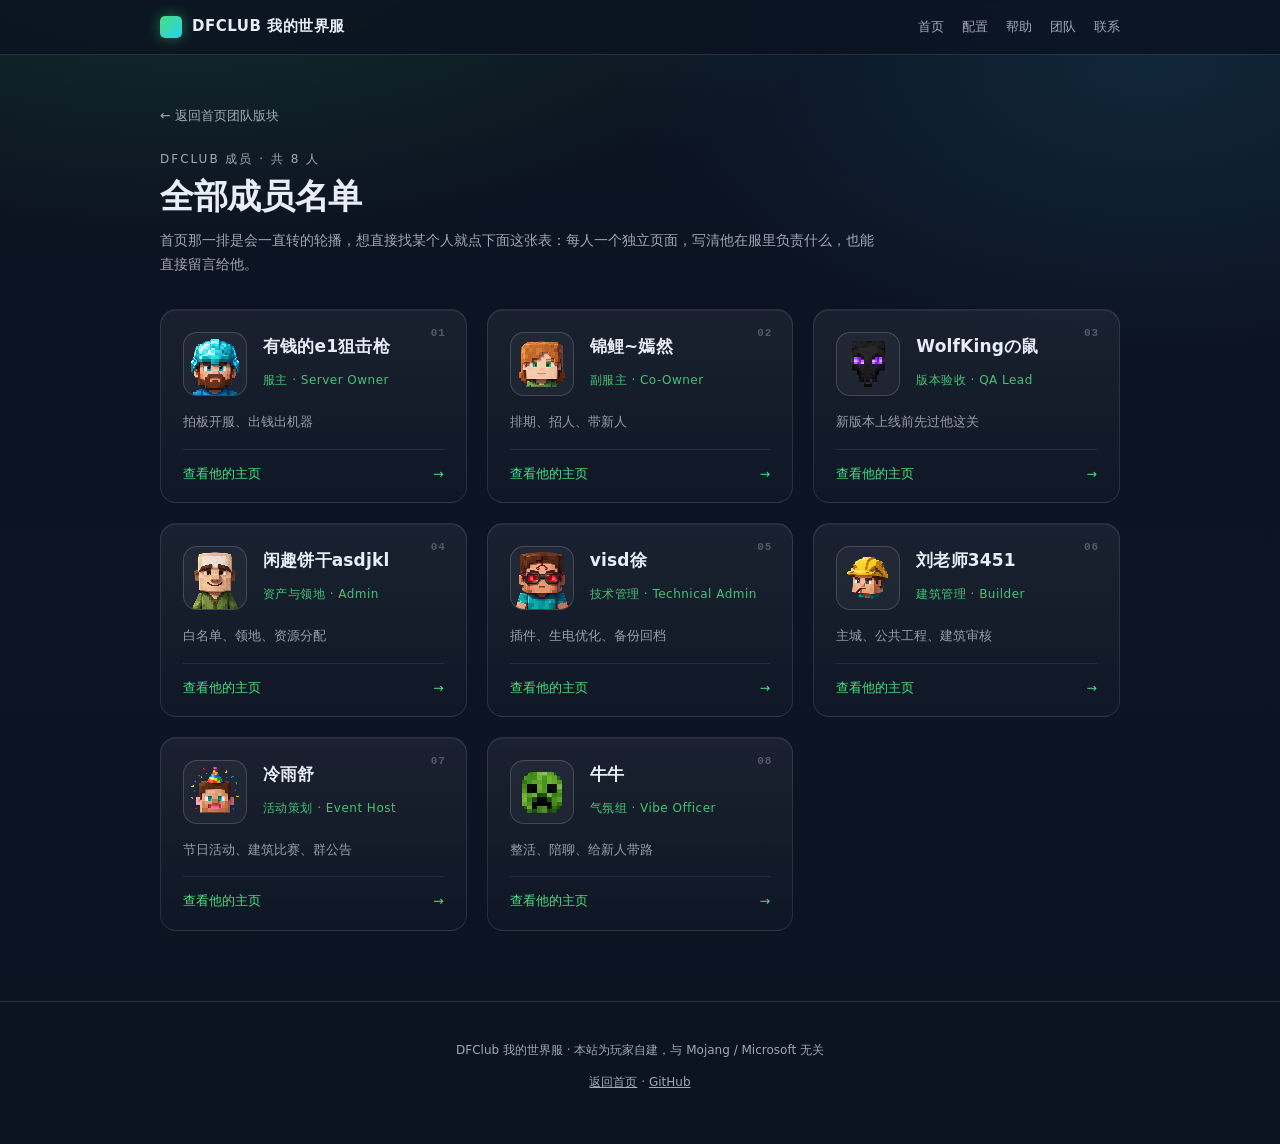
<file: members/index.html>
<!DOCTYPE html>
<html lang="zh-CN">
<head>
<meta charset="UTF-8">
<meta name="viewport" content="width=device-width, initial-scale=1.0">
<title>全部成员 · DFClub 我的世界服</title>
<meta name="description" content="DFClub 我的世界服全部 8 位成员名单：服主、副服主、版本验收、资产与领地、技术管理、建筑管理、活动策划、气氛组，点进去看各自职责并直接留言。">
<link rel="icon" href="../favicon.ico">
<link rel="stylesheet" href="style.css?v=8">
</head>
<body>
<div class="topbar">
  <div class="inner">
    <a class="brand" href="../index.html"><i class="cube"></i><span>DFCLUB 我的世界服</span></a>
    <nav class="nav">
      <a href="../index.html">首页</a>
      <a href="../index.html#specs">配置</a>
      <a href="../index.html#help-docs">帮助</a>
      <a href="../index.html#team">团队</a>
      <a href="../index.html#contact">联系</a>
    </nav>
  </div>
</div>

<main class="wrap">
  <a class="back" href="../index.html#team">← 返回首页团队版块</a>

  <section class="roster-head">
    <p class="eyebrow">DFClub 成员 · 共 8 人</p>
    <h1>全部成员名单</h1>
    <p class="roster-intro">首页那一排是会一直转的轮播，想直接找某个人就点下面这张表：每人一个独立页面，写清他在服里负责什么，也能直接留言给他。</p>
  </section>

  <div class="roster">
      <a class="roster-card" href="owner.html">
        <div class="roster-avatar"><img src="../egg/av1.png" alt="有钱的e1狙击枪的头像" loading="lazy"></div>
        <h2 class="roster-name">有钱的e1狙击枪</h2>
        <p class="roster-role">服主 · Server Owner</p>
        <p class="roster-tag">拍板开服、出钱出机器</p>

        <span class="roster-more">查看他的主页 <i>→</i></span>
      </a>
      <a class="roster-card" href="co-owner.html">
        <div class="roster-avatar"><img src="../egg/av2.png" alt="锦鲤~嫣然的头像" loading="lazy"></div>
        <h2 class="roster-name">锦鲤~嫣然</h2>
        <p class="roster-role">副服主 · Co-Owner</p>
        <p class="roster-tag">排期、招人、带新人</p>

        <span class="roster-more">查看他的主页 <i>→</i></span>
      </a>
      <a class="roster-card" href="qa.html">
        <div class="roster-avatar"><img src="../egg/av3.png" alt="WolfKingの鼠的头像" loading="lazy"></div>
        <h2 class="roster-name">WolfKingの鼠</h2>
        <p class="roster-role">版本验收 · QA Lead</p>
        <p class="roster-tag">新版本上线前先过他这关</p>

        <span class="roster-more">查看他的主页 <i>→</i></span>
      </a>
      <a class="roster-card" href="economy.html">
        <div class="roster-avatar"><img src="../egg/av4.png" alt="闲趣饼干asdjkl的头像" loading="lazy"></div>
        <h2 class="roster-name">闲趣饼干asdjkl</h2>
        <p class="roster-role">资产与领地 · Admin</p>
        <p class="roster-tag">白名单、领地、资源分配</p>

        <span class="roster-more">查看他的主页 <i>→</i></span>
      </a>
      <a class="roster-card" href="tech.html">
        <div class="roster-avatar"><img src="../egg/av5.png" alt="visd徐的头像" loading="lazy"></div>
        <h2 class="roster-name">visd徐</h2>
        <p class="roster-role">技术管理 · Technical Admin</p>
        <p class="roster-tag">插件、生电优化、备份回档</p>

        <span class="roster-more">查看他的主页 <i>→</i></span>
      </a>
      <a class="roster-card" href="builder.html">
        <div class="roster-avatar"><img src="../egg/av6.png" alt="刘老师3451的头像" loading="lazy"></div>
        <h2 class="roster-name">刘老师3451</h2>
        <p class="roster-role">建筑管理 · Builder</p>
        <p class="roster-tag">主城、公共工程、建筑审核</p>

        <span class="roster-more">查看他的主页 <i>→</i></span>
      </a>
      <a class="roster-card" href="event.html">
        <div class="roster-avatar"><img src="../egg/av7.png" alt="冷雨舒的头像" loading="lazy"></div>
        <h2 class="roster-name">冷雨舒</h2>
        <p class="roster-role">活动策划 · Event Host</p>
        <p class="roster-tag">节日活动、建筑比赛、群公告</p>

        <span class="roster-more">查看他的主页 <i>→</i></span>
      </a>
      <a class="roster-card" href="vibe.html">
        <div class="roster-avatar"><img src="../egg/av8.png" alt="牛牛的头像" loading="lazy"></div>
        <h2 class="roster-name">牛牛</h2>
        <p class="roster-role">气氛组 · Vibe Officer</p>
        <p class="roster-tag">整活、陪聊、给新人带路</p>

        <span class="roster-more">查看他的主页 <i>→</i></span>
      </a>
  </div>
</main>

<footer>
  <p>DFClub 我的世界服 · 本站为玩家自建，与 Mojang / Microsoft 无关</p>
  <p><a href="../index.html">返回首页</a> · <a href="https://github.com/dfclub">GitHub</a></p>
</footer>
</body>
</html>
</file>
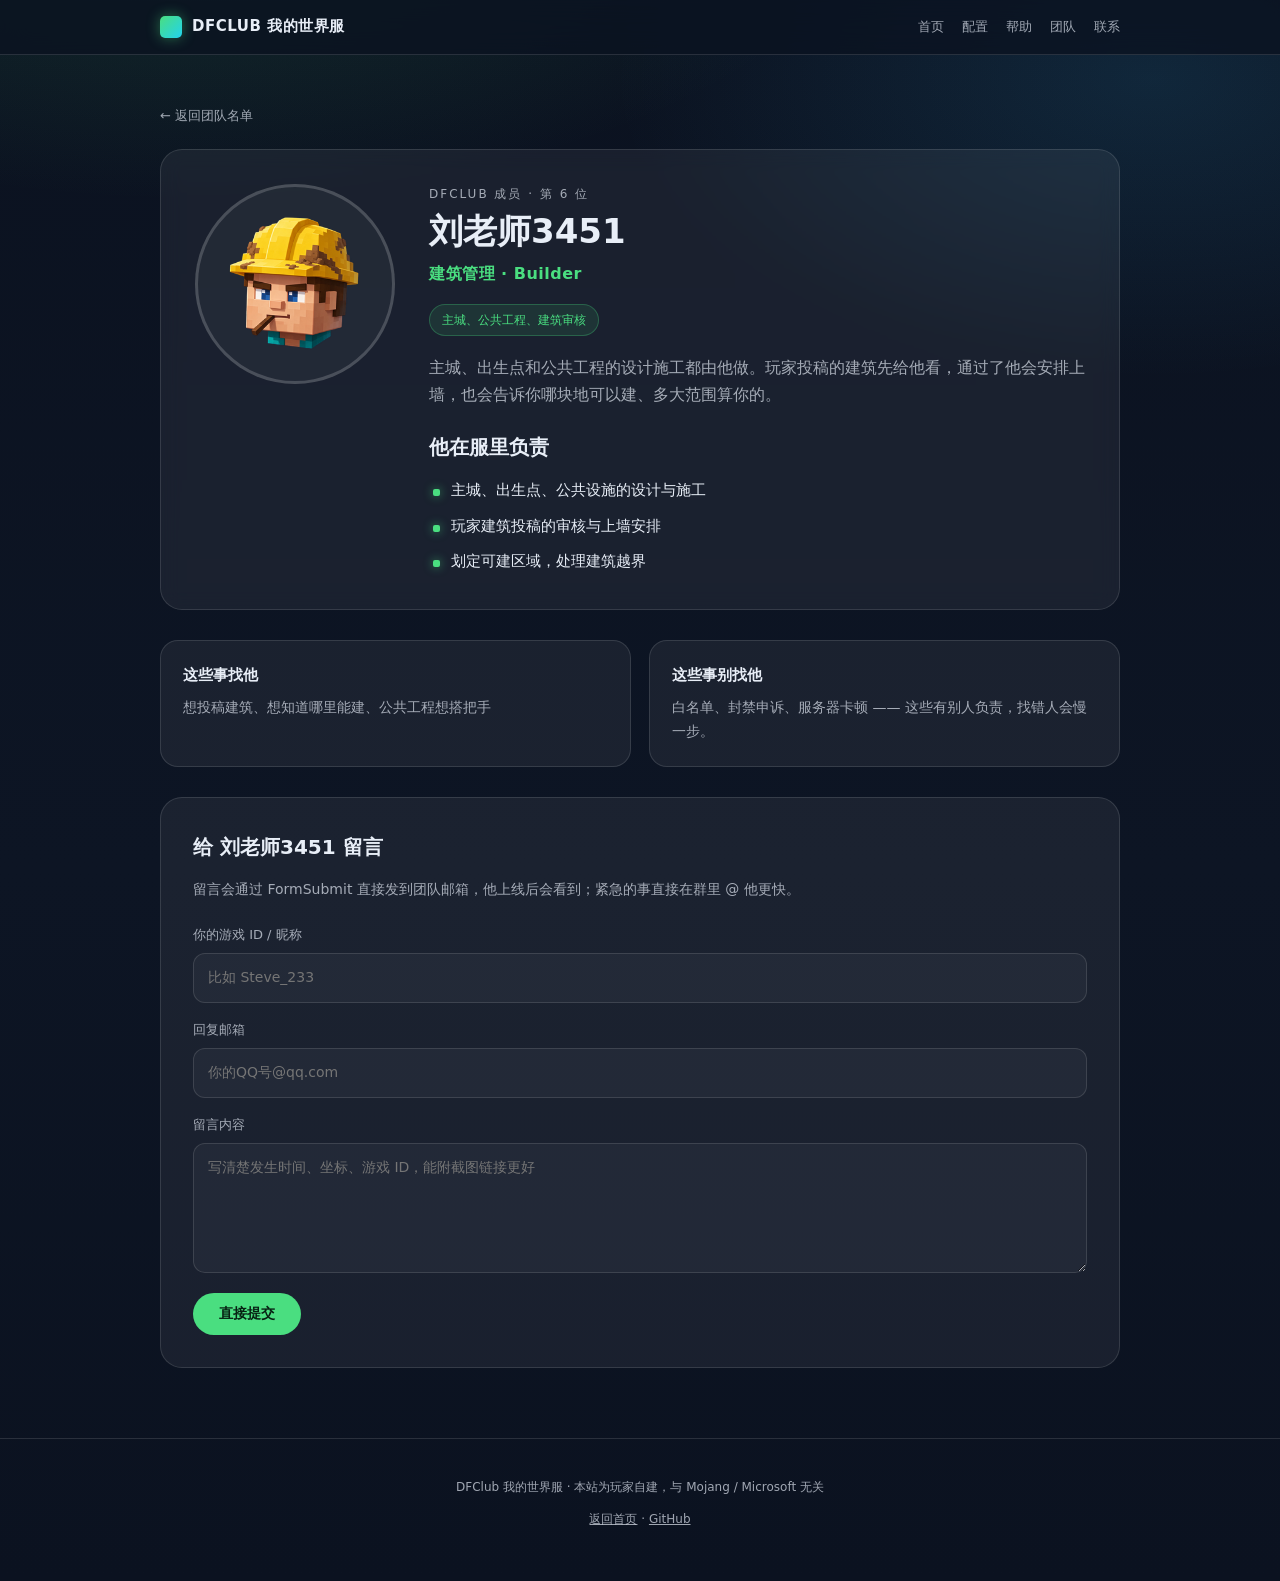
<file: members/builder.html>
<!DOCTYPE html>
<html lang="zh-CN">
<head>
<meta charset="UTF-8">
<meta name="viewport" content="width=device-width, initial-scale=1.0">
<title>刘老师3451 · 建筑管理 · Builder｜DFClub 我的世界服</title>
<meta name="description" content="DFClub 我的世界服成员 刘老师3451（建筑管理 · Builder）：主城、公共工程、建筑审核。在这里看他在服里负责什么，也可以直接给他留言。">
<link rel="icon" href="../favicon.ico">
<link rel="stylesheet" href="style.css?v=8">
</head>
<body>
<div class="topbar">
  <div class="inner">
    <a class="brand" href="../index.html"><i class="cube"></i><span>DFCLUB 我的世界服</span></a>
    <nav class="nav">
      <a href="../index.html">首页</a>
      <a href="../index.html#specs">配置</a>
      <a href="../index.html#help-docs">帮助</a>
      <a href="../index.html#team">团队</a>
      <a href="../index.html#contact">联系</a>
    </nav>
  </div>
</div>

<main class="wrap">
  <a class="back" href="../index.html#team">← 返回团队名单</a>

  <section class="profile">
    <div class="avatar"><img src="../egg/av6.png" alt="刘老师3451的头像"></div>
    <div>
      <p class="eyebrow">DFClub 成员 · 第 6 位</p>
      <h1>刘老师3451</h1>
      <p class="role">建筑管理 · Builder</p>
      <span class="tagline">主城、公共工程、建筑审核</span>
      <p class="bio">主城、出生点和公共工程的设计施工都由他做。玩家投稿的建筑先给他看，通过了他会安排上墙，也会告诉你哪块地可以建、多大范围算你的。</p>
      <h2>他在服里负责</h2>
      <ul class="duties">      <li>主城、出生点、公共设施的设计与施工</li>
      <li>玩家建筑投稿的审核与上墙安排</li>
      <li>划定可建区域，处理建筑越界</li></ul>
    </div>
  </section>

  <div class="two">
    <div class="box">
      <h3>这些事找他</h3>
      <p>想投稿建筑、想知道哪里能建、公共工程想搭把手</p>
    </div>
    <div class="box">
      <h3>这些事别找他</h3>
      <p>白名单、封禁申诉、服务器卡顿 —— 这些有别人负责，找错人会慢一步。</p>
    </div>
  </div>

  <section class="contact-card">
    <h2>给 刘老师3451 留言</h2>
    <p>留言会通过 FormSubmit 直接发到团队邮箱，他上线后会看到；紧急的事直接在群里 @ 他更快。</p>
    <form action="https://formsubmit.co/dfclub20240926@163.com" method="POST">
      <input type="hidden" name="_subject" value="【DFClub我的世界服】给刘老师3451的留言">
      <input type="hidden" name="_captcha" value="false">
      <input type="hidden" name="_template" value="table">
      <input type="hidden" name="_next" value="https://dfclub.github.io/mc/members/builder.html?sent=1">
      <input type="hidden" name="收件成员" value="刘老师3451（建筑管理 · Builder）">
      <label>你的游戏 ID / 昵称
        <input type="text" name="昵称" placeholder="比如 Steve_233" required>
      </label>
      <label>回复邮箱
        <input type="email" name="邮箱" placeholder="你的QQ号@qq.com" required>
      </label>
      <label>留言内容
        <textarea name="留言" placeholder="写清楚发生时间、坐标、游戏 ID，能附截图链接更好" required></textarea>
      </label>
      <button class="submit" type="submit">直接提交</button>
    </form>
    <div class="tip" id="sentTip">已提交。如果邮箱里没收到转发确认，说明发送失败，请在群里 @ 他。</div>
  </section>
</main>

<footer>
  <p>DFClub 我的世界服 · 本站为玩家自建，与 Mojang / Microsoft 无关</p>
  <p><a href="../index.html">返回首页</a> · <a href="https://github.com/dfclub">GitHub</a></p>
</footer>

<script>
  if (location.search.indexOf('sent=1') !== -1) document.getElementById('sentTip').style.display = 'block';
</script>
</body>
</html>
</file>
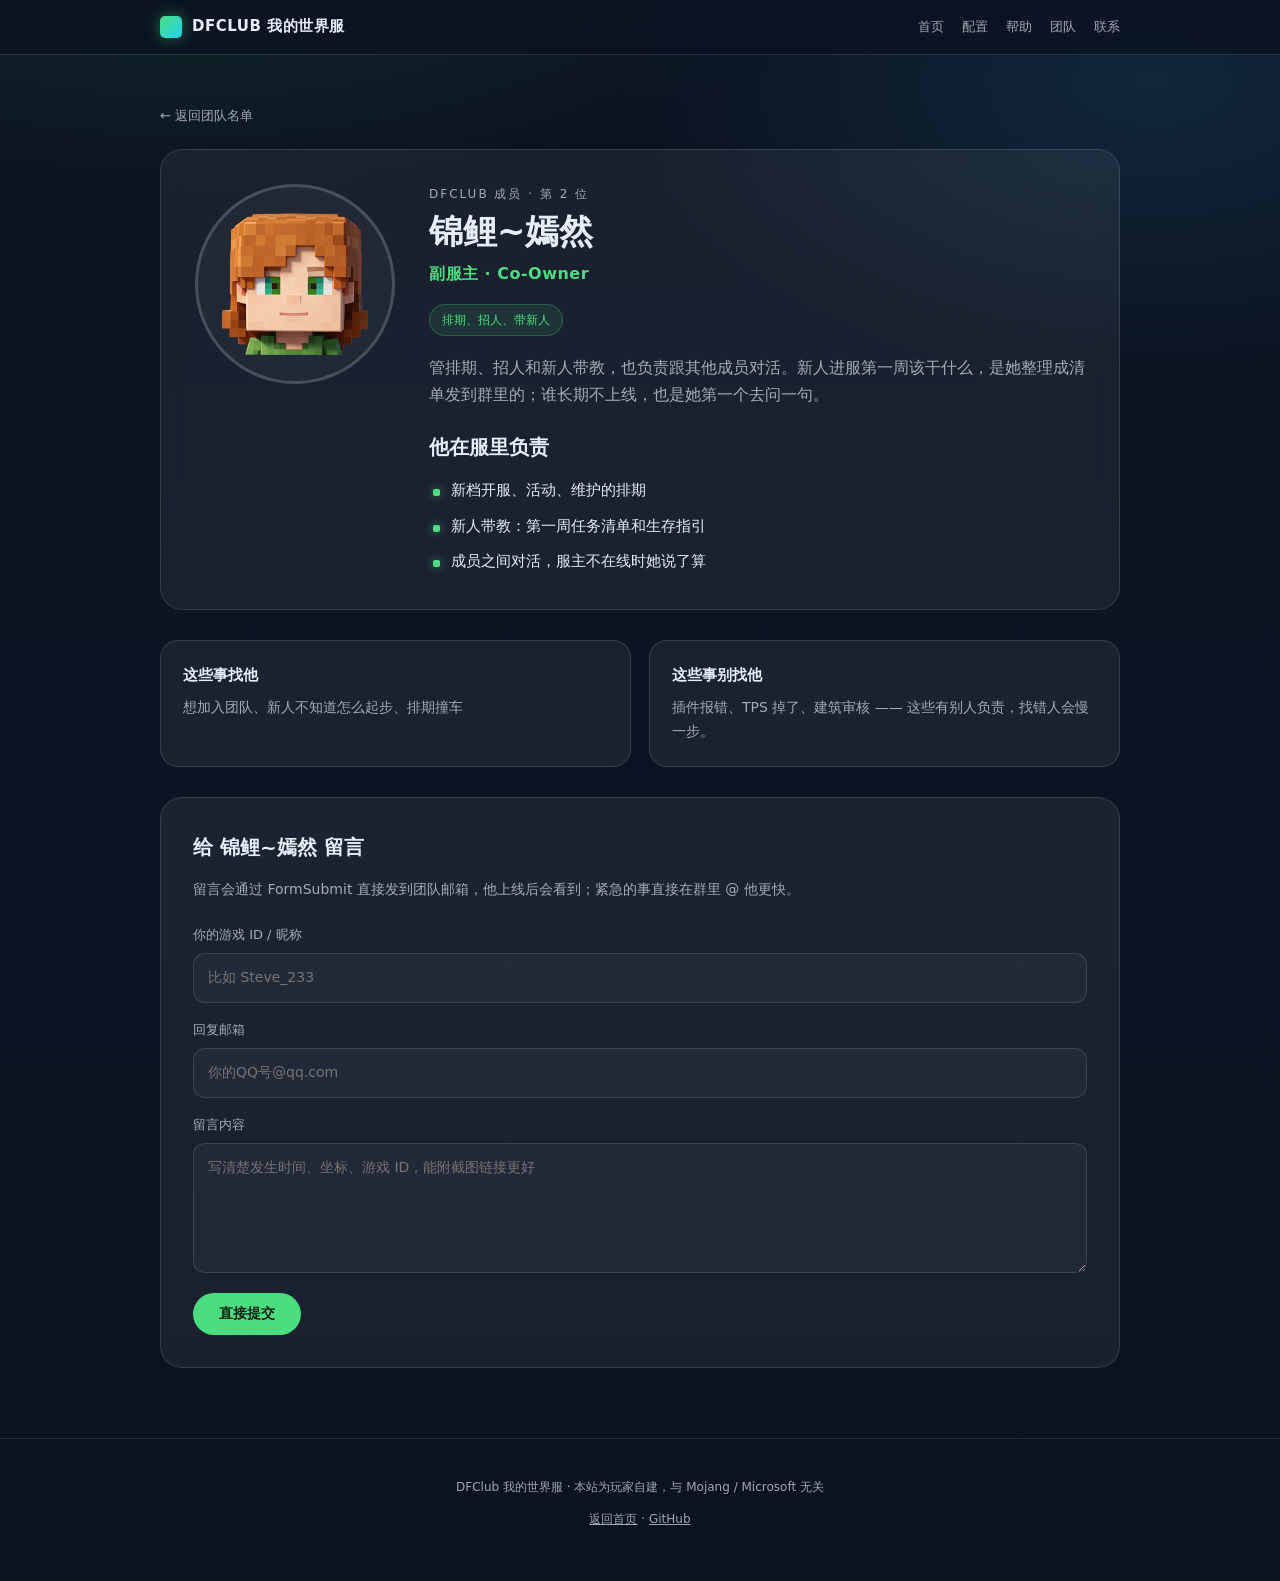
<file: members/co-owner.html>
<!DOCTYPE html>
<html lang="zh-CN">
<head>
<meta charset="UTF-8">
<meta name="viewport" content="width=device-width, initial-scale=1.0">
<title>锦鲤~嫣然 · 副服主 · Co-Owner｜DFClub 我的世界服</title>
<meta name="description" content="DFClub 我的世界服成员 锦鲤~嫣然（副服主 · Co-Owner）：排期、招人、带新人。在这里看他在服里负责什么，也可以直接给他留言。">
<link rel="icon" href="../favicon.ico">
<link rel="stylesheet" href="style.css?v=8">
</head>
<body>
<div class="topbar">
  <div class="inner">
    <a class="brand" href="../index.html"><i class="cube"></i><span>DFCLUB 我的世界服</span></a>
    <nav class="nav">
      <a href="../index.html">首页</a>
      <a href="../index.html#specs">配置</a>
      <a href="../index.html#help-docs">帮助</a>
      <a href="../index.html#team">团队</a>
      <a href="../index.html#contact">联系</a>
    </nav>
  </div>
</div>

<main class="wrap">
  <a class="back" href="../index.html#team">← 返回团队名单</a>

  <section class="profile">
    <div class="avatar"><img src="../egg/av2.png" alt="锦鲤~嫣然的头像"></div>
    <div>
      <p class="eyebrow">DFClub 成员 · 第 2 位</p>
      <h1>锦鲤~嫣然</h1>
      <p class="role">副服主 · Co-Owner</p>
      <span class="tagline">排期、招人、带新人</span>
      <p class="bio">管排期、招人和新人带教，也负责跟其他成员对活。新人进服第一周该干什么，是她整理成清单发到群里的；谁长期不上线，也是她第一个去问一句。</p>
      <h2>他在服里负责</h2>
      <ul class="duties">      <li>新档开服、活动、维护的排期</li>
      <li>新人带教：第一周任务清单和生存指引</li>
      <li>成员之间对活，服主不在线时她说了算</li></ul>
    </div>
  </section>

  <div class="two">
    <div class="box">
      <h3>这些事找他</h3>
      <p>想加入团队、新人不知道怎么起步、排期撞车</p>
    </div>
    <div class="box">
      <h3>这些事别找他</h3>
      <p>插件报错、TPS 掉了、建筑审核 —— 这些有别人负责，找错人会慢一步。</p>
    </div>
  </div>

  <section class="contact-card">
    <h2>给 锦鲤~嫣然 留言</h2>
    <p>留言会通过 FormSubmit 直接发到团队邮箱，他上线后会看到；紧急的事直接在群里 @ 他更快。</p>
    <form action="https://formsubmit.co/dfclub20240926@163.com" method="POST">
      <input type="hidden" name="_subject" value="【DFClub我的世界服】给锦鲤~嫣然的留言">
      <input type="hidden" name="_captcha" value="false">
      <input type="hidden" name="_template" value="table">
      <input type="hidden" name="_next" value="https://dfclub.github.io/mc/members/co-owner.html?sent=1">
      <input type="hidden" name="收件成员" value="锦鲤~嫣然（副服主 · Co-Owner）">
      <label>你的游戏 ID / 昵称
        <input type="text" name="昵称" placeholder="比如 Steve_233" required>
      </label>
      <label>回复邮箱
        <input type="email" name="邮箱" placeholder="你的QQ号@qq.com" required>
      </label>
      <label>留言内容
        <textarea name="留言" placeholder="写清楚发生时间、坐标、游戏 ID，能附截图链接更好" required></textarea>
      </label>
      <button class="submit" type="submit">直接提交</button>
    </form>
    <div class="tip" id="sentTip">已提交。如果邮箱里没收到转发确认，说明发送失败，请在群里 @ 他。</div>
  </section>
</main>

<footer>
  <p>DFClub 我的世界服 · 本站为玩家自建，与 Mojang / Microsoft 无关</p>
  <p><a href="../index.html">返回首页</a> · <a href="https://github.com/dfclub">GitHub</a></p>
</footer>

<script>
  if (location.search.indexOf('sent=1') !== -1) document.getElementById('sentTip').style.display = 'block';
</script>
</body>
</html>
</file>
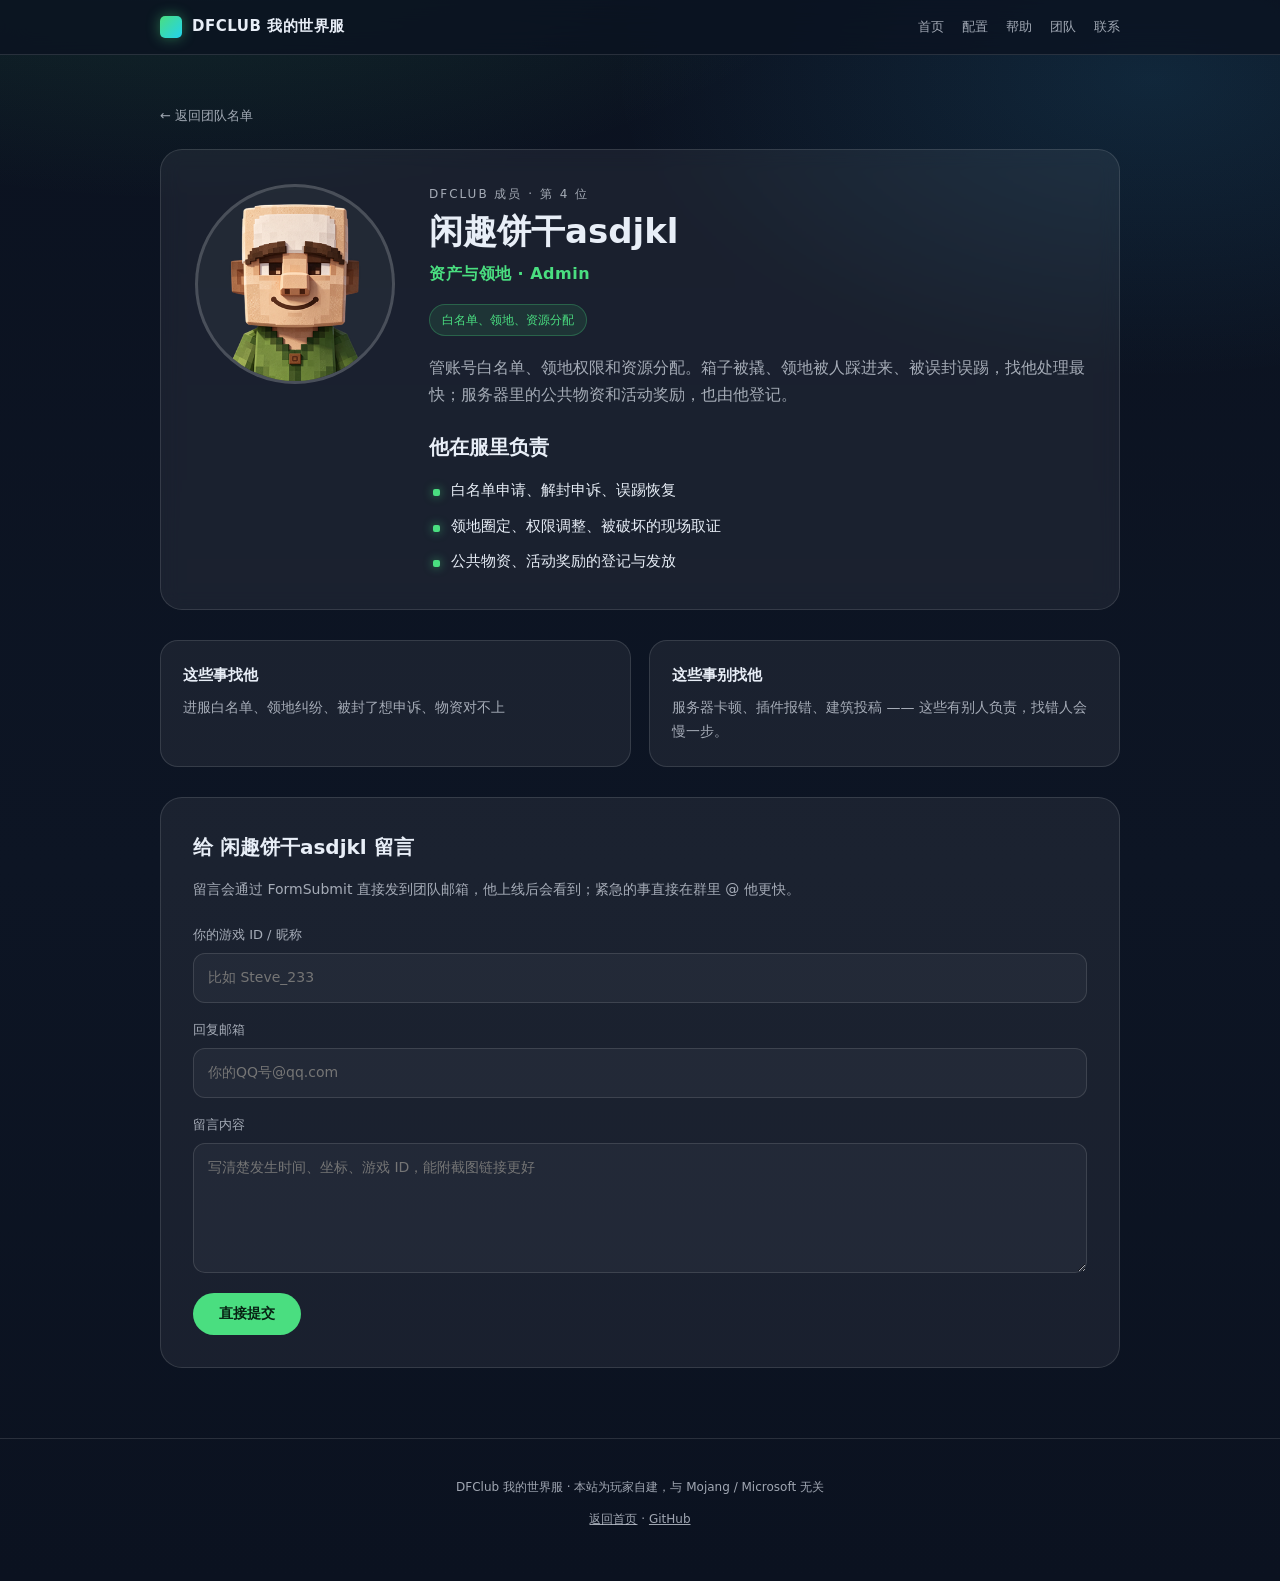
<file: members/economy.html>
<!DOCTYPE html>
<html lang="zh-CN">
<head>
<meta charset="UTF-8">
<meta name="viewport" content="width=device-width, initial-scale=1.0">
<title>闲趣饼干asdjkl · 资产与领地 · Admin｜DFClub 我的世界服</title>
<meta name="description" content="DFClub 我的世界服成员 闲趣饼干asdjkl（资产与领地 · Admin）：白名单、领地、资源分配。在这里看他在服里负责什么，也可以直接给他留言。">
<link rel="icon" href="../favicon.ico">
<link rel="stylesheet" href="style.css?v=8">
</head>
<body>
<div class="topbar">
  <div class="inner">
    <a class="brand" href="../index.html"><i class="cube"></i><span>DFCLUB 我的世界服</span></a>
    <nav class="nav">
      <a href="../index.html">首页</a>
      <a href="../index.html#specs">配置</a>
      <a href="../index.html#help-docs">帮助</a>
      <a href="../index.html#team">团队</a>
      <a href="../index.html#contact">联系</a>
    </nav>
  </div>
</div>

<main class="wrap">
  <a class="back" href="../index.html#team">← 返回团队名单</a>

  <section class="profile">
    <div class="avatar"><img src="../egg/av4.png" alt="闲趣饼干asdjkl的头像"></div>
    <div>
      <p class="eyebrow">DFClub 成员 · 第 4 位</p>
      <h1>闲趣饼干asdjkl</h1>
      <p class="role">资产与领地 · Admin</p>
      <span class="tagline">白名单、领地、资源分配</span>
      <p class="bio">管账号白名单、领地权限和资源分配。箱子被撬、领地被人踩进来、被误封误踢，找他处理最快；服务器里的公共物资和活动奖励，也由他登记。</p>
      <h2>他在服里负责</h2>
      <ul class="duties">      <li>白名单申请、解封申诉、误踢恢复</li>
      <li>领地圈定、权限调整、被破坏的现场取证</li>
      <li>公共物资、活动奖励的登记与发放</li></ul>
    </div>
  </section>

  <div class="two">
    <div class="box">
      <h3>这些事找他</h3>
      <p>进服白名单、领地纠纷、被封了想申诉、物资对不上</p>
    </div>
    <div class="box">
      <h3>这些事别找他</h3>
      <p>服务器卡顿、插件报错、建筑投稿 —— 这些有别人负责，找错人会慢一步。</p>
    </div>
  </div>

  <section class="contact-card">
    <h2>给 闲趣饼干asdjkl 留言</h2>
    <p>留言会通过 FormSubmit 直接发到团队邮箱，他上线后会看到；紧急的事直接在群里 @ 他更快。</p>
    <form action="https://formsubmit.co/dfclub20240926@163.com" method="POST">
      <input type="hidden" name="_subject" value="【DFClub我的世界服】给闲趣饼干asdjkl的留言">
      <input type="hidden" name="_captcha" value="false">
      <input type="hidden" name="_template" value="table">
      <input type="hidden" name="_next" value="https://dfclub.github.io/mc/members/economy.html?sent=1">
      <input type="hidden" name="收件成员" value="闲趣饼干asdjkl（资产与领地 · Admin）">
      <label>你的游戏 ID / 昵称
        <input type="text" name="昵称" placeholder="比如 Steve_233" required>
      </label>
      <label>回复邮箱
        <input type="email" name="邮箱" placeholder="你的QQ号@qq.com" required>
      </label>
      <label>留言内容
        <textarea name="留言" placeholder="写清楚发生时间、坐标、游戏 ID，能附截图链接更好" required></textarea>
      </label>
      <button class="submit" type="submit">直接提交</button>
    </form>
    <div class="tip" id="sentTip">已提交。如果邮箱里没收到转发确认，说明发送失败，请在群里 @ 他。</div>
  </section>
</main>

<footer>
  <p>DFClub 我的世界服 · 本站为玩家自建，与 Mojang / Microsoft 无关</p>
  <p><a href="../index.html">返回首页</a> · <a href="https://github.com/dfclub">GitHub</a></p>
</footer>

<script>
  if (location.search.indexOf('sent=1') !== -1) document.getElementById('sentTip').style.display = 'block';
</script>
</body>
</html>
</file>
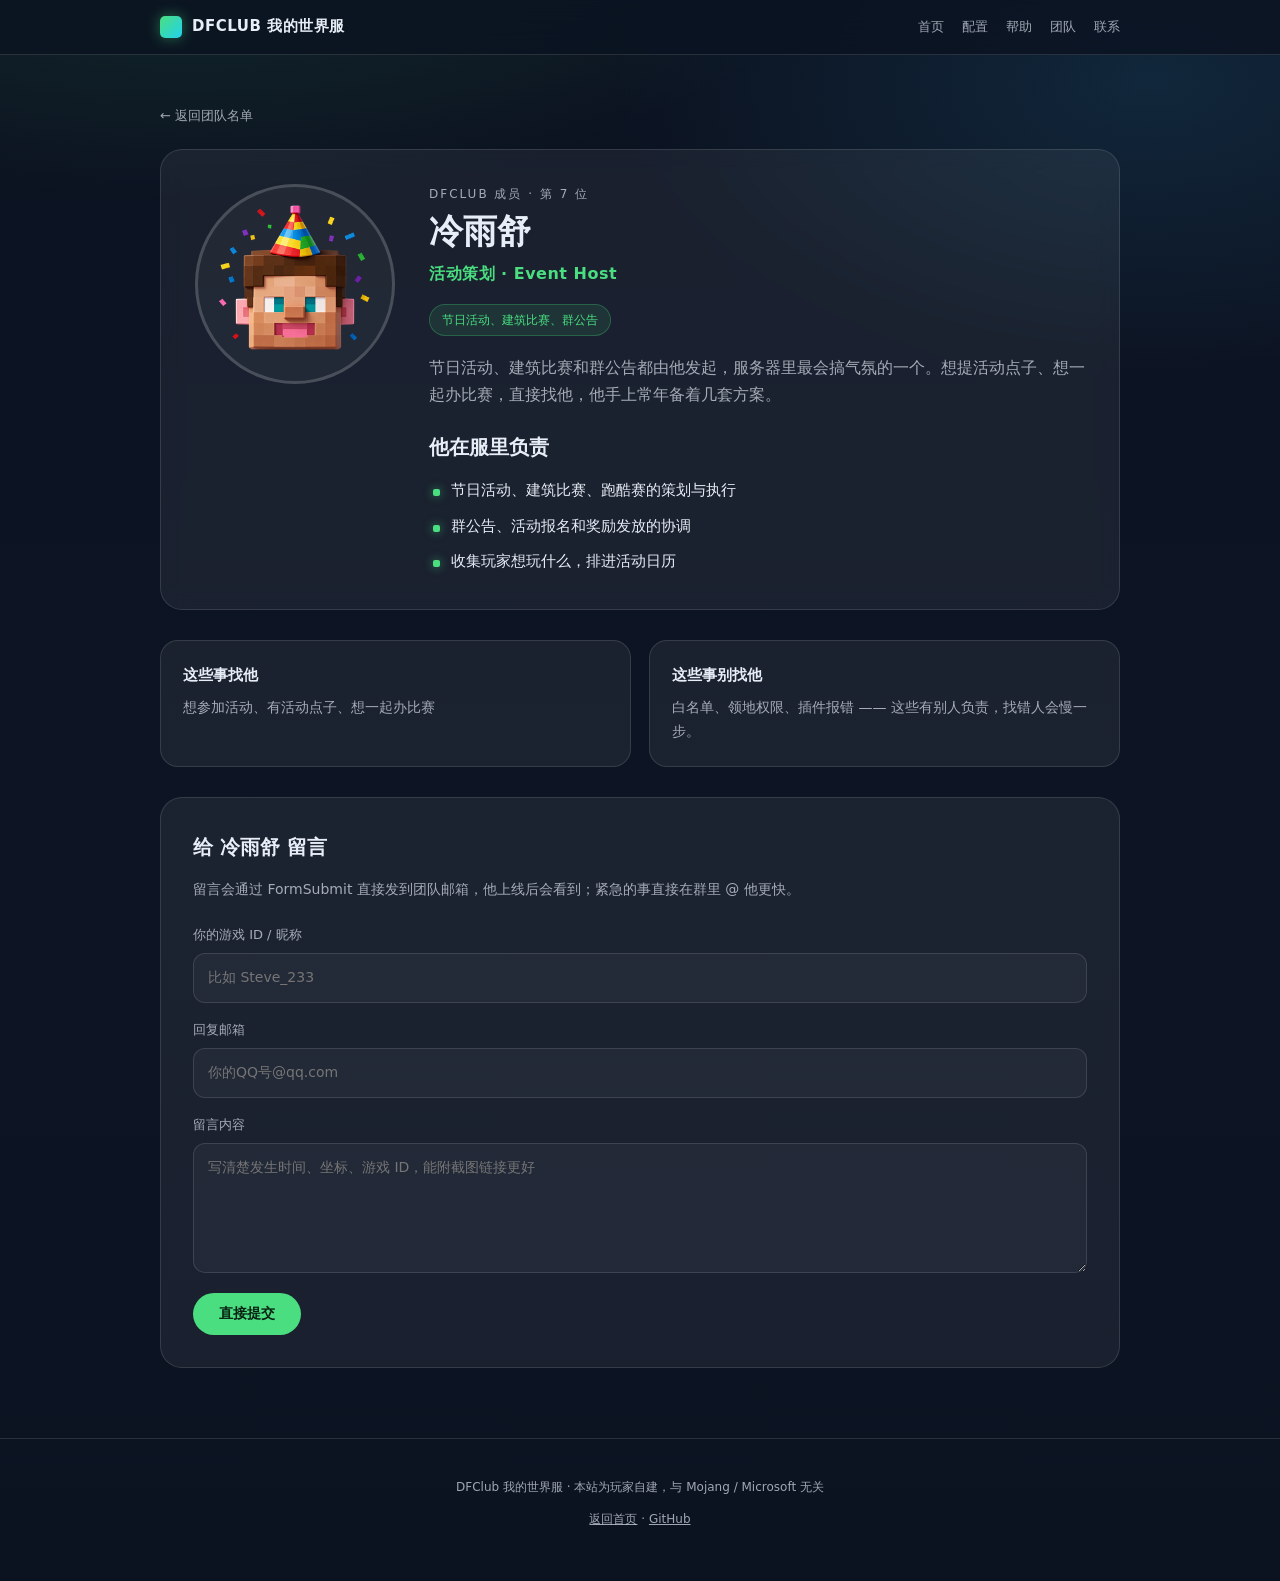
<file: members/event.html>
<!DOCTYPE html>
<html lang="zh-CN">
<head>
<meta charset="UTF-8">
<meta name="viewport" content="width=device-width, initial-scale=1.0">
<title>冷雨舒 · 活动策划 · Event Host｜DFClub 我的世界服</title>
<meta name="description" content="DFClub 我的世界服成员 冷雨舒（活动策划 · Event Host）：节日活动、建筑比赛、群公告。在这里看他在服里负责什么，也可以直接给他留言。">
<link rel="icon" href="../favicon.ico">
<link rel="stylesheet" href="style.css?v=8">
</head>
<body>
<div class="topbar">
  <div class="inner">
    <a class="brand" href="../index.html"><i class="cube"></i><span>DFCLUB 我的世界服</span></a>
    <nav class="nav">
      <a href="../index.html">首页</a>
      <a href="../index.html#specs">配置</a>
      <a href="../index.html#help-docs">帮助</a>
      <a href="../index.html#team">团队</a>
      <a href="../index.html#contact">联系</a>
    </nav>
  </div>
</div>

<main class="wrap">
  <a class="back" href="../index.html#team">← 返回团队名单</a>

  <section class="profile">
    <div class="avatar"><img src="../egg/av7.png" alt="冷雨舒的头像"></div>
    <div>
      <p class="eyebrow">DFClub 成员 · 第 7 位</p>
      <h1>冷雨舒</h1>
      <p class="role">活动策划 · Event Host</p>
      <span class="tagline">节日活动、建筑比赛、群公告</span>
      <p class="bio">节日活动、建筑比赛和群公告都由他发起，服务器里最会搞气氛的一个。想提活动点子、想一起办比赛，直接找他，他手上常年备着几套方案。</p>
      <h2>他在服里负责</h2>
      <ul class="duties">      <li>节日活动、建筑比赛、跑酷赛的策划与执行</li>
      <li>群公告、活动报名和奖励发放的协调</li>
      <li>收集玩家想玩什么，排进活动日历</li></ul>
    </div>
  </section>

  <div class="two">
    <div class="box">
      <h3>这些事找他</h3>
      <p>想参加活动、有活动点子、想一起办比赛</p>
    </div>
    <div class="box">
      <h3>这些事别找他</h3>
      <p>白名单、领地权限、插件报错 —— 这些有别人负责，找错人会慢一步。</p>
    </div>
  </div>

  <section class="contact-card">
    <h2>给 冷雨舒 留言</h2>
    <p>留言会通过 FormSubmit 直接发到团队邮箱，他上线后会看到；紧急的事直接在群里 @ 他更快。</p>
    <form action="https://formsubmit.co/dfclub20240926@163.com" method="POST">
      <input type="hidden" name="_subject" value="【DFClub我的世界服】给冷雨舒的留言">
      <input type="hidden" name="_captcha" value="false">
      <input type="hidden" name="_template" value="table">
      <input type="hidden" name="_next" value="https://dfclub.github.io/mc/members/event.html?sent=1">
      <input type="hidden" name="收件成员" value="冷雨舒（活动策划 · Event Host）">
      <label>你的游戏 ID / 昵称
        <input type="text" name="昵称" placeholder="比如 Steve_233" required>
      </label>
      <label>回复邮箱
        <input type="email" name="邮箱" placeholder="你的QQ号@qq.com" required>
      </label>
      <label>留言内容
        <textarea name="留言" placeholder="写清楚发生时间、坐标、游戏 ID，能附截图链接更好" required></textarea>
      </label>
      <button class="submit" type="submit">直接提交</button>
    </form>
    <div class="tip" id="sentTip">已提交。如果邮箱里没收到转发确认，说明发送失败，请在群里 @ 他。</div>
  </section>
</main>

<footer>
  <p>DFClub 我的世界服 · 本站为玩家自建，与 Mojang / Microsoft 无关</p>
  <p><a href="../index.html">返回首页</a> · <a href="https://github.com/dfclub">GitHub</a></p>
</footer>

<script>
  if (location.search.indexOf('sent=1') !== -1) document.getElementById('sentTip').style.display = 'block';
</script>
</body>
</html>
</file>
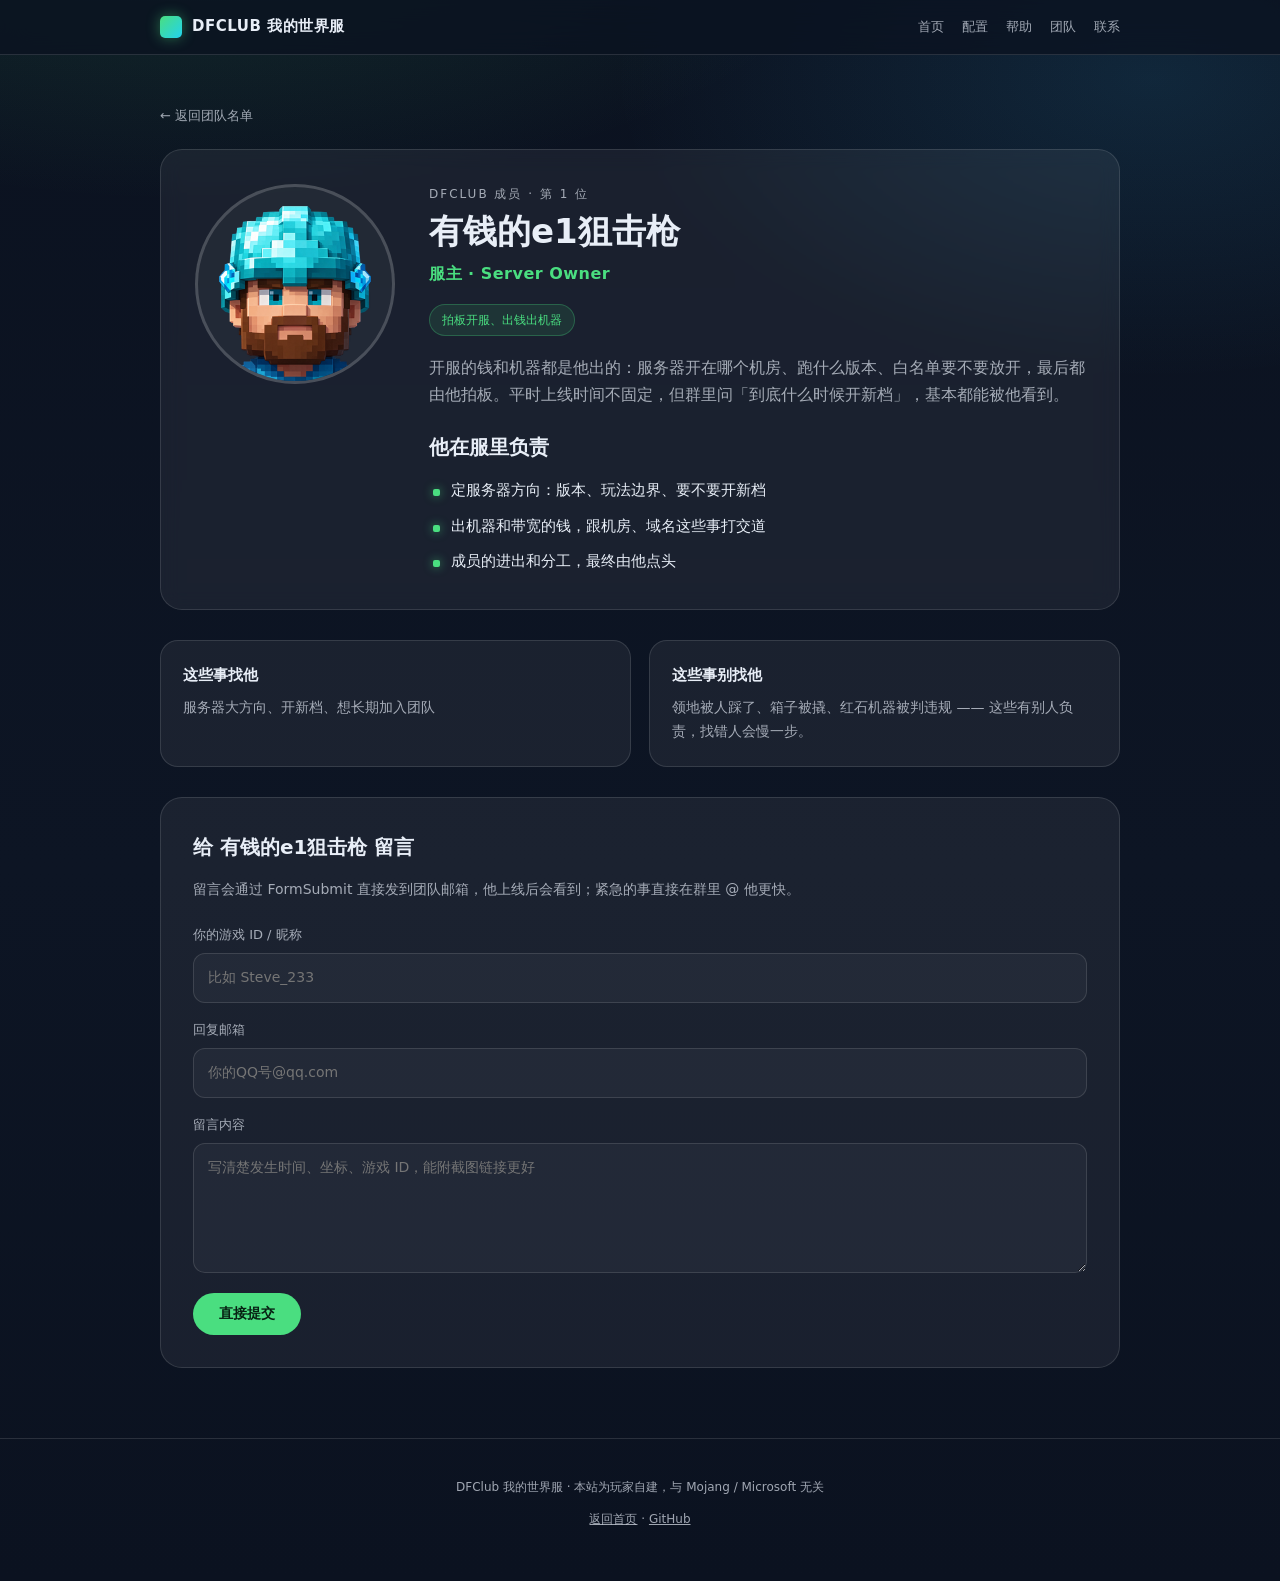
<file: members/owner.html>
<!DOCTYPE html>
<html lang="zh-CN">
<head>
<meta charset="UTF-8">
<meta name="viewport" content="width=device-width, initial-scale=1.0">
<title>有钱的e1狙击枪 · 服主 · Server Owner｜DFClub 我的世界服</title>
<meta name="description" content="DFClub 我的世界服成员 有钱的e1狙击枪（服主 · Server Owner）：拍板开服、出钱出机器。在这里看他在服里负责什么，也可以直接给他留言。">
<link rel="icon" href="../favicon.ico">
<link rel="stylesheet" href="style.css?v=8">
</head>
<body>
<div class="topbar">
  <div class="inner">
    <a class="brand" href="../index.html"><i class="cube"></i><span>DFCLUB 我的世界服</span></a>
    <nav class="nav">
      <a href="../index.html">首页</a>
      <a href="../index.html#specs">配置</a>
      <a href="../index.html#help-docs">帮助</a>
      <a href="../index.html#team">团队</a>
      <a href="../index.html#contact">联系</a>
    </nav>
  </div>
</div>

<main class="wrap">
  <a class="back" href="../index.html#team">← 返回团队名单</a>

  <section class="profile">
    <div class="avatar"><img src="../egg/av1.png" alt="有钱的e1狙击枪的头像"></div>
    <div>
      <p class="eyebrow">DFClub 成员 · 第 1 位</p>
      <h1>有钱的e1狙击枪</h1>
      <p class="role">服主 · Server Owner</p>
      <span class="tagline">拍板开服、出钱出机器</span>
      <p class="bio">开服的钱和机器都是他出的：服务器开在哪个机房、跑什么版本、白名单要不要放开，最后都由他拍板。平时上线时间不固定，但群里问「到底什么时候开新档」，基本都能被他看到。</p>
      <h2>他在服里负责</h2>
      <ul class="duties">      <li>定服务器方向：版本、玩法边界、要不要开新档</li>
      <li>出机器和带宽的钱，跟机房、域名这些事打交道</li>
      <li>成员的进出和分工，最终由他点头</li></ul>
    </div>
  </section>

  <div class="two">
    <div class="box">
      <h3>这些事找他</h3>
      <p>服务器大方向、开新档、想长期加入团队</p>
    </div>
    <div class="box">
      <h3>这些事别找他</h3>
      <p>领地被人踩了、箱子被撬、红石机器被判违规 —— 这些有别人负责，找错人会慢一步。</p>
    </div>
  </div>

  <section class="contact-card">
    <h2>给 有钱的e1狙击枪 留言</h2>
    <p>留言会通过 FormSubmit 直接发到团队邮箱，他上线后会看到；紧急的事直接在群里 @ 他更快。</p>
    <form action="https://formsubmit.co/dfclub20240926@163.com" method="POST">
      <input type="hidden" name="_subject" value="【DFClub我的世界服】给有钱的e1狙击枪的留言">
      <input type="hidden" name="_captcha" value="false">
      <input type="hidden" name="_template" value="table">
      <input type="hidden" name="_next" value="https://dfclub.github.io/mc/members/owner.html?sent=1">
      <input type="hidden" name="收件成员" value="有钱的e1狙击枪（服主 · Server Owner）">
      <label>你的游戏 ID / 昵称
        <input type="text" name="昵称" placeholder="比如 Steve_233" required>
      </label>
      <label>回复邮箱
        <input type="email" name="邮箱" placeholder="你的QQ号@qq.com" required>
      </label>
      <label>留言内容
        <textarea name="留言" placeholder="写清楚发生时间、坐标、游戏 ID，能附截图链接更好" required></textarea>
      </label>
      <button class="submit" type="submit">直接提交</button>
    </form>
    <div class="tip" id="sentTip">已提交。如果邮箱里没收到转发确认，说明发送失败，请在群里 @ 他。</div>
  </section>
</main>

<footer>
  <p>DFClub 我的世界服 · 本站为玩家自建，与 Mojang / Microsoft 无关</p>
  <p><a href="../index.html">返回首页</a> · <a href="https://github.com/dfclub">GitHub</a></p>
</footer>

<script>
  if (location.search.indexOf('sent=1') !== -1) document.getElementById('sentTip').style.display = 'block';
</script>
</body>
</html>
</file>
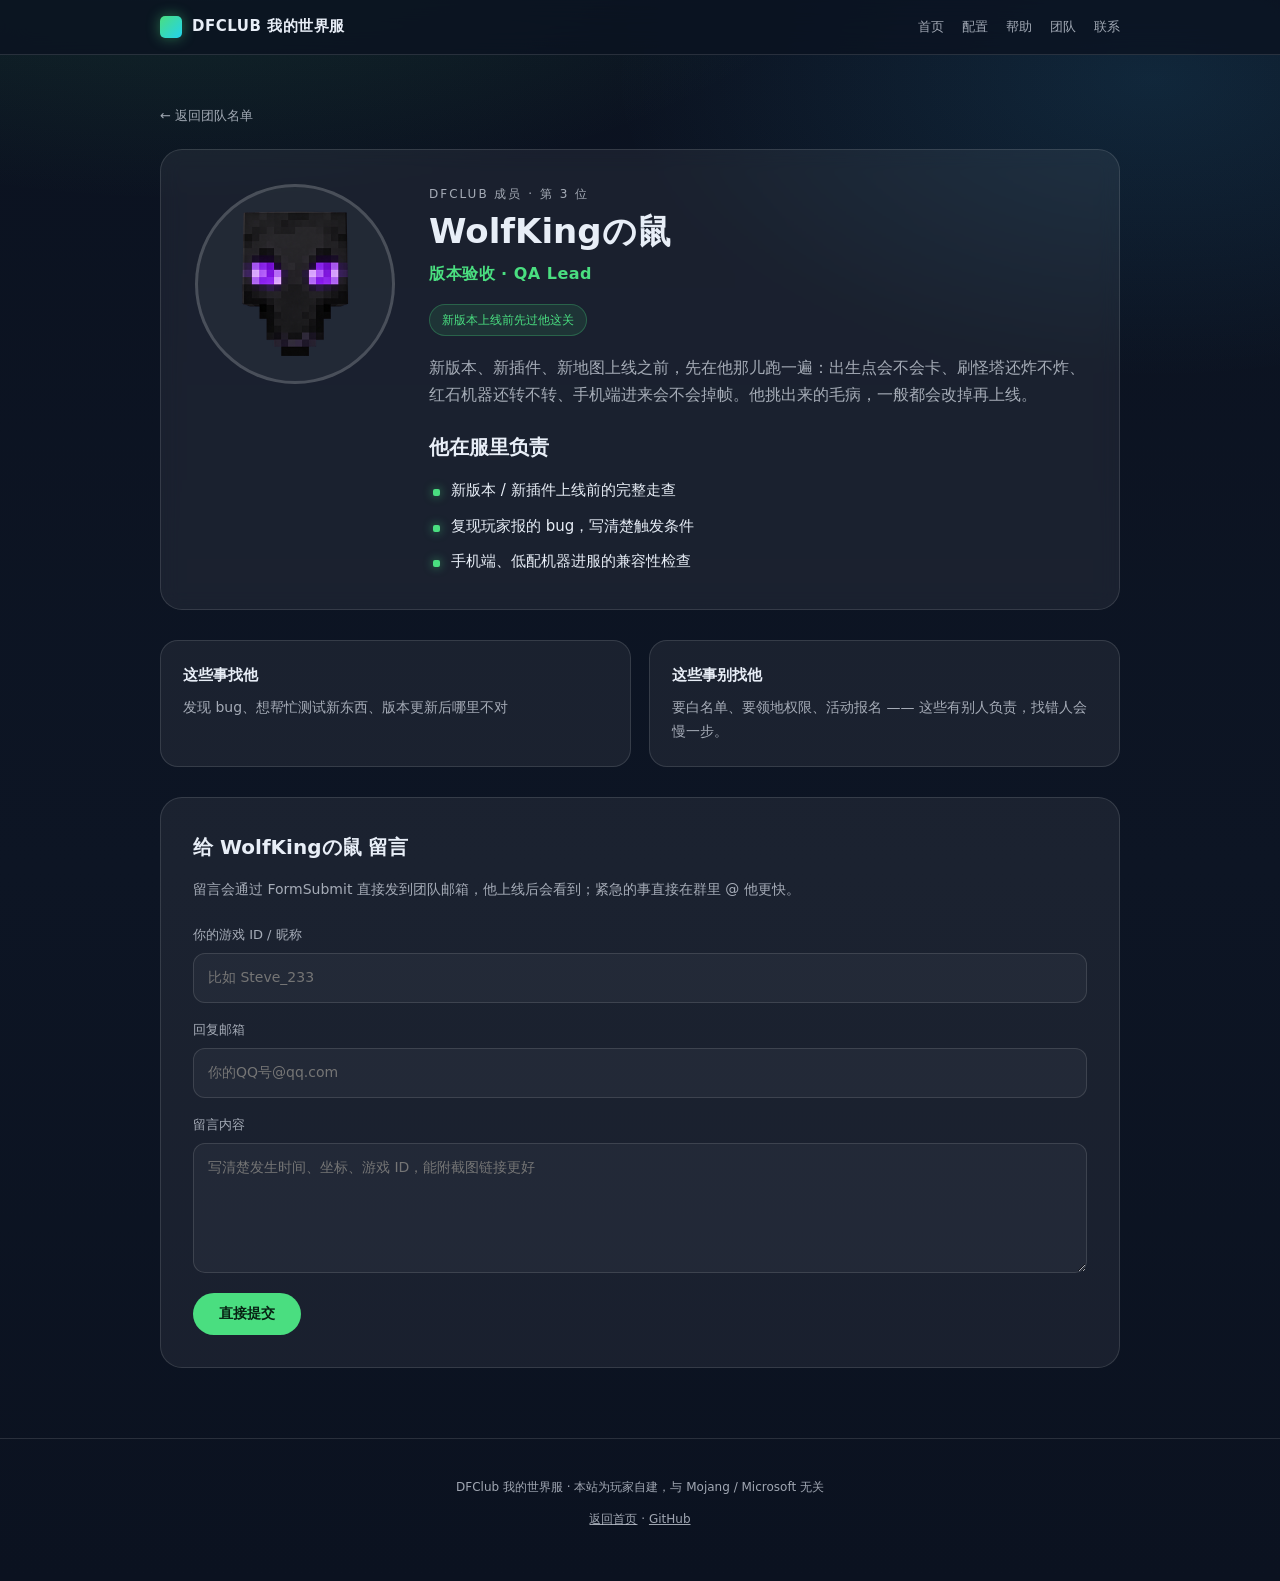
<file: members/qa.html>
<!DOCTYPE html>
<html lang="zh-CN">
<head>
<meta charset="UTF-8">
<meta name="viewport" content="width=device-width, initial-scale=1.0">
<title>WolfKingの鼠 · 版本验收 · QA Lead｜DFClub 我的世界服</title>
<meta name="description" content="DFClub 我的世界服成员 WolfKingの鼠（版本验收 · QA Lead）：新版本上线前先过他这关。在这里看他在服里负责什么，也可以直接给他留言。">
<link rel="icon" href="../favicon.ico">
<link rel="stylesheet" href="style.css?v=8">
</head>
<body>
<div class="topbar">
  <div class="inner">
    <a class="brand" href="../index.html"><i class="cube"></i><span>DFCLUB 我的世界服</span></a>
    <nav class="nav">
      <a href="../index.html">首页</a>
      <a href="../index.html#specs">配置</a>
      <a href="../index.html#help-docs">帮助</a>
      <a href="../index.html#team">团队</a>
      <a href="../index.html#contact">联系</a>
    </nav>
  </div>
</div>

<main class="wrap">
  <a class="back" href="../index.html#team">← 返回团队名单</a>

  <section class="profile">
    <div class="avatar"><img src="../egg/av3.png" alt="WolfKingの鼠的头像"></div>
    <div>
      <p class="eyebrow">DFClub 成员 · 第 3 位</p>
      <h1>WolfKingの鼠</h1>
      <p class="role">版本验收 · QA Lead</p>
      <span class="tagline">新版本上线前先过他这关</span>
      <p class="bio">新版本、新插件、新地图上线之前，先在他那儿跑一遍：出生点会不会卡、刷怪塔还炸不炸、红石机器还转不转、手机端进来会不会掉帧。他挑出来的毛病，一般都会改掉再上线。</p>
      <h2>他在服里负责</h2>
      <ul class="duties">      <li>新版本 / 新插件上线前的完整走查</li>
      <li>复现玩家报的 bug，写清楚触发条件</li>
      <li>手机端、低配机器进服的兼容性检查</li></ul>
    </div>
  </section>

  <div class="two">
    <div class="box">
      <h3>这些事找他</h3>
      <p>发现 bug、想帮忙测试新东西、版本更新后哪里不对</p>
    </div>
    <div class="box">
      <h3>这些事别找他</h3>
      <p>要白名单、要领地权限、活动报名 —— 这些有别人负责，找错人会慢一步。</p>
    </div>
  </div>

  <section class="contact-card">
    <h2>给 WolfKingの鼠 留言</h2>
    <p>留言会通过 FormSubmit 直接发到团队邮箱，他上线后会看到；紧急的事直接在群里 @ 他更快。</p>
    <form action="https://formsubmit.co/dfclub20240926@163.com" method="POST">
      <input type="hidden" name="_subject" value="【DFClub我的世界服】给WolfKingの鼠的留言">
      <input type="hidden" name="_captcha" value="false">
      <input type="hidden" name="_template" value="table">
      <input type="hidden" name="_next" value="https://dfclub.github.io/mc/members/qa.html?sent=1">
      <input type="hidden" name="收件成员" value="WolfKingの鼠（版本验收 · QA Lead）">
      <label>你的游戏 ID / 昵称
        <input type="text" name="昵称" placeholder="比如 Steve_233" required>
      </label>
      <label>回复邮箱
        <input type="email" name="邮箱" placeholder="你的QQ号@qq.com" required>
      </label>
      <label>留言内容
        <textarea name="留言" placeholder="写清楚发生时间、坐标、游戏 ID，能附截图链接更好" required></textarea>
      </label>
      <button class="submit" type="submit">直接提交</button>
    </form>
    <div class="tip" id="sentTip">已提交。如果邮箱里没收到转发确认，说明发送失败，请在群里 @ 他。</div>
  </section>
</main>

<footer>
  <p>DFClub 我的世界服 · 本站为玩家自建，与 Mojang / Microsoft 无关</p>
  <p><a href="../index.html">返回首页</a> · <a href="https://github.com/dfclub">GitHub</a></p>
</footer>

<script>
  if (location.search.indexOf('sent=1') !== -1) document.getElementById('sentTip').style.display = 'block';
</script>
</body>
</html>
</file>
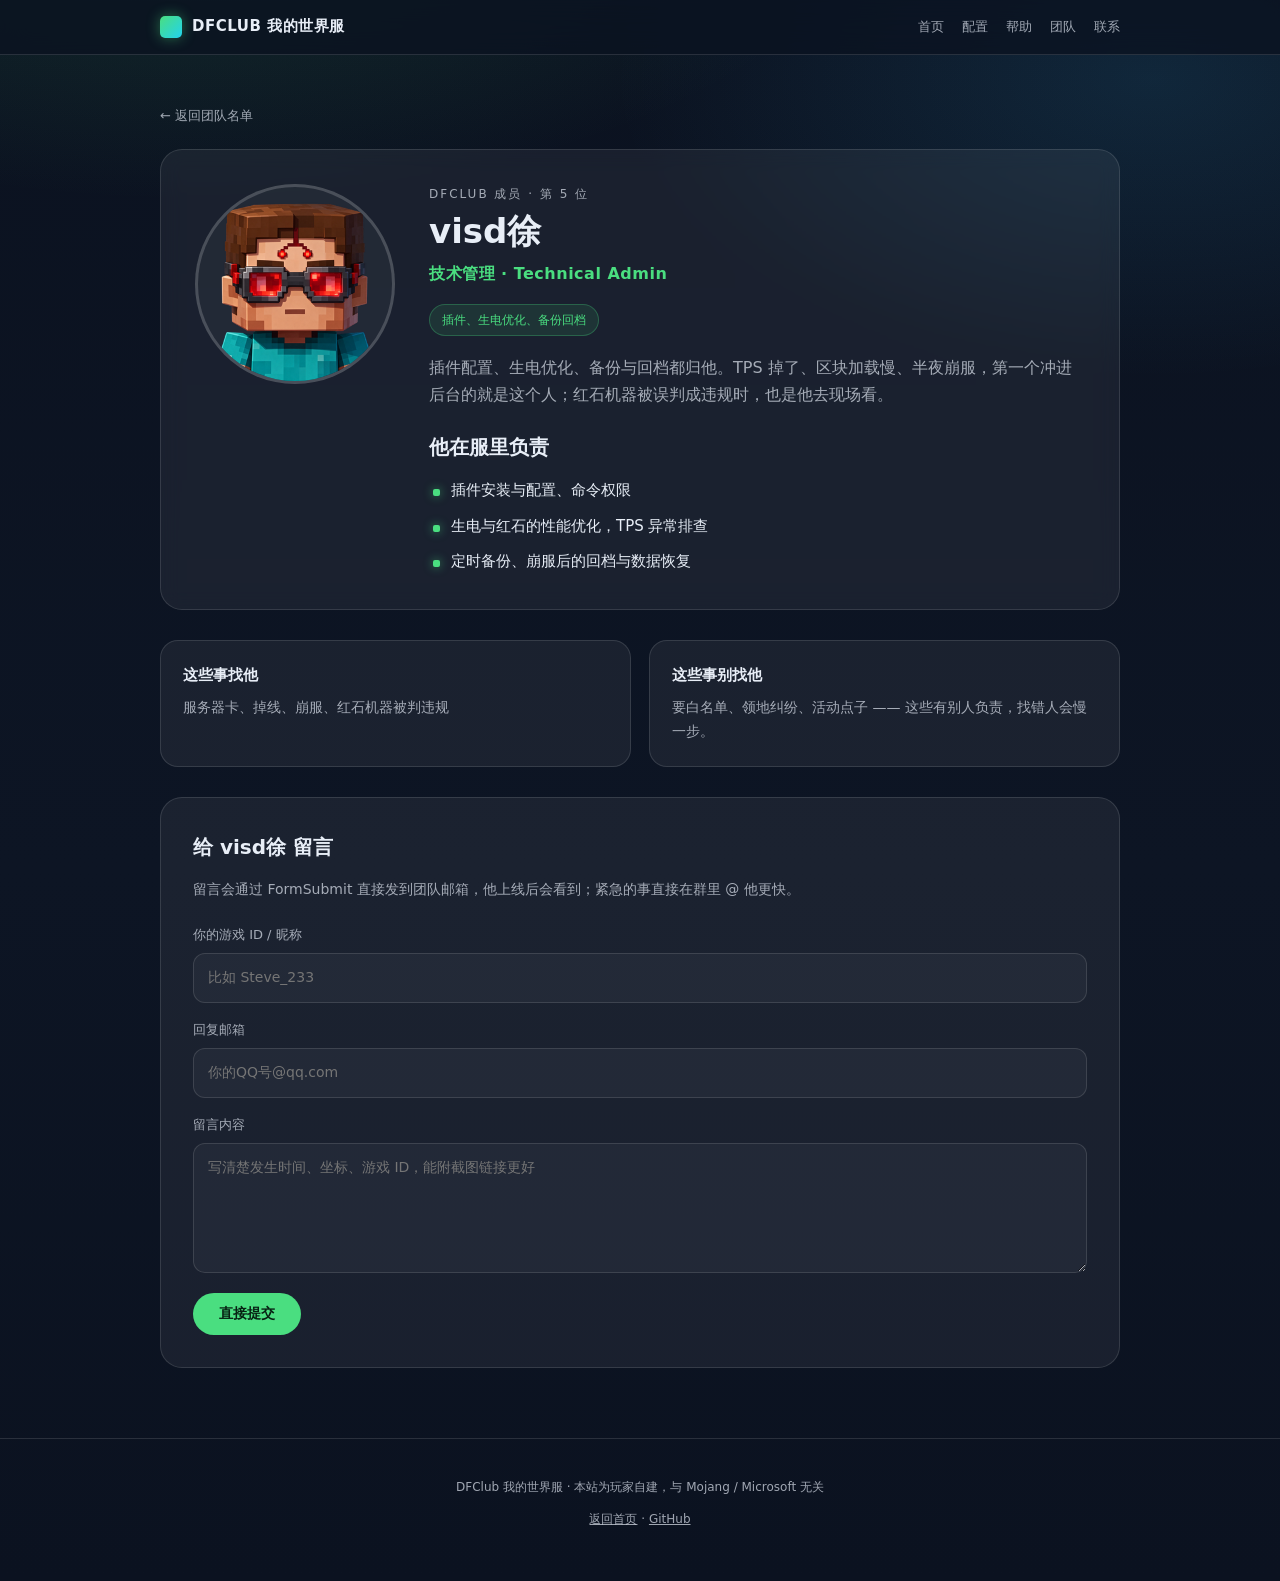
<file: members/tech.html>
<!DOCTYPE html>
<html lang="zh-CN">
<head>
<meta charset="UTF-8">
<meta name="viewport" content="width=device-width, initial-scale=1.0">
<title>visd徐 · 技术管理 · Technical Admin｜DFClub 我的世界服</title>
<meta name="description" content="DFClub 我的世界服成员 visd徐（技术管理 · Technical Admin）：插件、生电优化、备份回档。在这里看他在服里负责什么，也可以直接给他留言。">
<link rel="icon" href="../favicon.ico">
<link rel="stylesheet" href="style.css?v=8">
</head>
<body>
<div class="topbar">
  <div class="inner">
    <a class="brand" href="../index.html"><i class="cube"></i><span>DFCLUB 我的世界服</span></a>
    <nav class="nav">
      <a href="../index.html">首页</a>
      <a href="../index.html#specs">配置</a>
      <a href="../index.html#help-docs">帮助</a>
      <a href="../index.html#team">团队</a>
      <a href="../index.html#contact">联系</a>
    </nav>
  </div>
</div>

<main class="wrap">
  <a class="back" href="../index.html#team">← 返回团队名单</a>

  <section class="profile">
    <div class="avatar"><img src="../egg/av5.png" alt="visd徐的头像"></div>
    <div>
      <p class="eyebrow">DFClub 成员 · 第 5 位</p>
      <h1>visd徐</h1>
      <p class="role">技术管理 · Technical Admin</p>
      <span class="tagline">插件、生电优化、备份回档</span>
      <p class="bio">插件配置、生电优化、备份与回档都归他。TPS 掉了、区块加载慢、半夜崩服，第一个冲进后台的就是这个人；红石机器被误判成违规时，也是他去现场看。</p>
      <h2>他在服里负责</h2>
      <ul class="duties">      <li>插件安装与配置、命令权限</li>
      <li>生电与红石的性能优化，TPS 异常排查</li>
      <li>定时备份、崩服后的回档与数据恢复</li></ul>
    </div>
  </section>

  <div class="two">
    <div class="box">
      <h3>这些事找他</h3>
      <p>服务器卡、掉线、崩服、红石机器被判违规</p>
    </div>
    <div class="box">
      <h3>这些事别找他</h3>
      <p>要白名单、领地纠纷、活动点子 —— 这些有别人负责，找错人会慢一步。</p>
    </div>
  </div>

  <section class="contact-card">
    <h2>给 visd徐 留言</h2>
    <p>留言会通过 FormSubmit 直接发到团队邮箱，他上线后会看到；紧急的事直接在群里 @ 他更快。</p>
    <form action="https://formsubmit.co/dfclub20240926@163.com" method="POST">
      <input type="hidden" name="_subject" value="【DFClub我的世界服】给visd徐的留言">
      <input type="hidden" name="_captcha" value="false">
      <input type="hidden" name="_template" value="table">
      <input type="hidden" name="_next" value="https://dfclub.github.io/mc/members/tech.html?sent=1">
      <input type="hidden" name="收件成员" value="visd徐（技术管理 · Technical Admin）">
      <label>你的游戏 ID / 昵称
        <input type="text" name="昵称" placeholder="比如 Steve_233" required>
      </label>
      <label>回复邮箱
        <input type="email" name="邮箱" placeholder="你的QQ号@qq.com" required>
      </label>
      <label>留言内容
        <textarea name="留言" placeholder="写清楚发生时间、坐标、游戏 ID，能附截图链接更好" required></textarea>
      </label>
      <button class="submit" type="submit">直接提交</button>
    </form>
    <div class="tip" id="sentTip">已提交。如果邮箱里没收到转发确认，说明发送失败，请在群里 @ 他。</div>
  </section>
</main>

<footer>
  <p>DFClub 我的世界服 · 本站为玩家自建，与 Mojang / Microsoft 无关</p>
  <p><a href="../index.html">返回首页</a> · <a href="https://github.com/dfclub">GitHub</a></p>
</footer>

<script>
  if (location.search.indexOf('sent=1') !== -1) document.getElementById('sentTip').style.display = 'block';
</script>
</body>
</html>
</file>
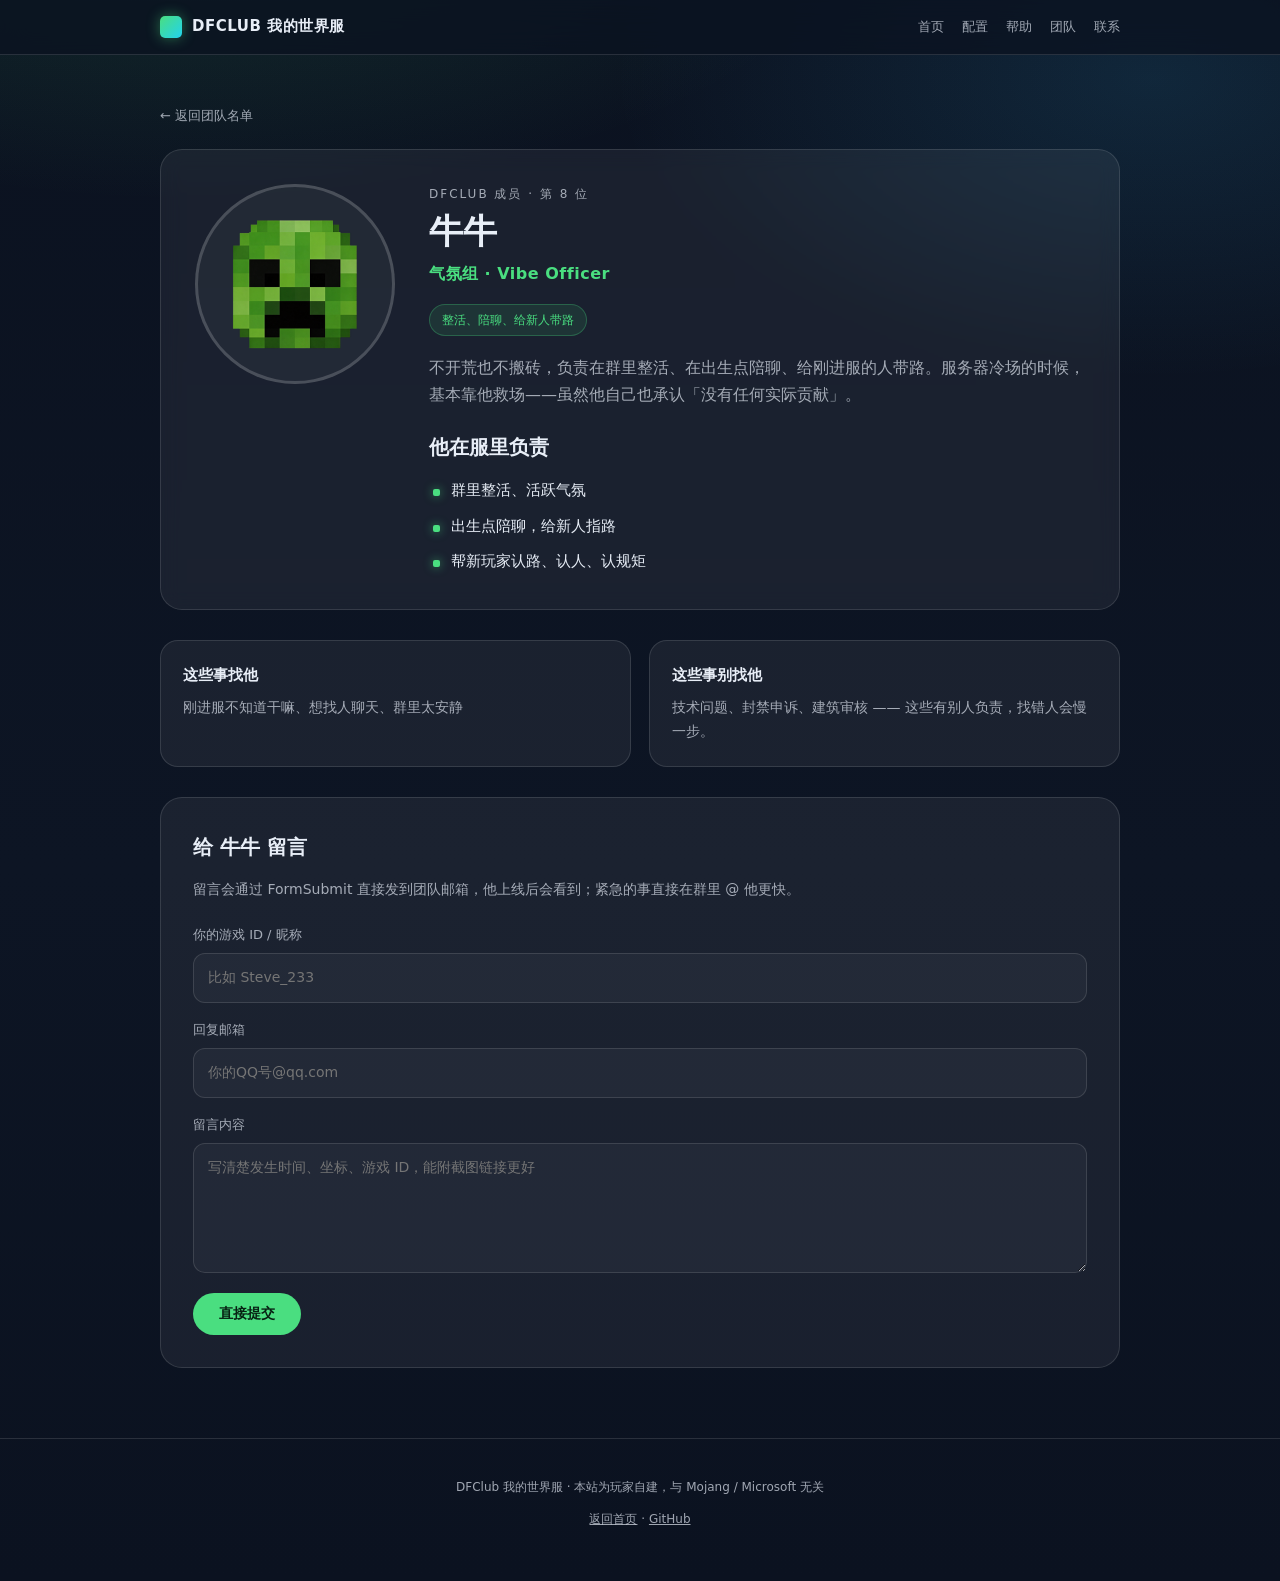
<file: members/vibe.html>
<!DOCTYPE html>
<html lang="zh-CN">
<head>
<meta charset="UTF-8">
<meta name="viewport" content="width=device-width, initial-scale=1.0">
<title>牛牛 · 气氛组 · Vibe Officer｜DFClub 我的世界服</title>
<meta name="description" content="DFClub 我的世界服成员 牛牛（气氛组 · Vibe Officer）：整活、陪聊、给新人带路。在这里看他在服里负责什么，也可以直接给他留言。">
<link rel="icon" href="../favicon.ico">
<link rel="stylesheet" href="style.css?v=8">
</head>
<body>
<div class="topbar">
  <div class="inner">
    <a class="brand" href="../index.html"><i class="cube"></i><span>DFCLUB 我的世界服</span></a>
    <nav class="nav">
      <a href="../index.html">首页</a>
      <a href="../index.html#specs">配置</a>
      <a href="../index.html#help-docs">帮助</a>
      <a href="../index.html#team">团队</a>
      <a href="../index.html#contact">联系</a>
    </nav>
  </div>
</div>

<main class="wrap">
  <a class="back" href="../index.html#team">← 返回团队名单</a>

  <section class="profile">
    <div class="avatar"><img src="../egg/av8.png" alt="牛牛的头像"></div>
    <div>
      <p class="eyebrow">DFClub 成员 · 第 8 位</p>
      <h1>牛牛</h1>
      <p class="role">气氛组 · Vibe Officer</p>
      <span class="tagline">整活、陪聊、给新人带路</span>
      <p class="bio">不开荒也不搬砖，负责在群里整活、在出生点陪聊、给刚进服的人带路。服务器冷场的时候，基本靠他救场——虽然他自己也承认「没有任何实际贡献」。</p>
      <h2>他在服里负责</h2>
      <ul class="duties">      <li>群里整活、活跃气氛</li>
      <li>出生点陪聊，给新人指路</li>
      <li>帮新玩家认路、认人、认规矩</li></ul>
    </div>
  </section>

  <div class="two">
    <div class="box">
      <h3>这些事找他</h3>
      <p>刚进服不知道干嘛、想找人聊天、群里太安静</p>
    </div>
    <div class="box">
      <h3>这些事别找他</h3>
      <p>技术问题、封禁申诉、建筑审核 —— 这些有别人负责，找错人会慢一步。</p>
    </div>
  </div>

  <section class="contact-card">
    <h2>给 牛牛 留言</h2>
    <p>留言会通过 FormSubmit 直接发到团队邮箱，他上线后会看到；紧急的事直接在群里 @ 他更快。</p>
    <form action="https://formsubmit.co/dfclub20240926@163.com" method="POST">
      <input type="hidden" name="_subject" value="【DFClub我的世界服】给牛牛的留言">
      <input type="hidden" name="_captcha" value="false">
      <input type="hidden" name="_template" value="table">
      <input type="hidden" name="_next" value="https://dfclub.github.io/mc/members/vibe.html?sent=1">
      <input type="hidden" name="收件成员" value="牛牛（气氛组 · Vibe Officer）">
      <label>你的游戏 ID / 昵称
        <input type="text" name="昵称" placeholder="比如 Steve_233" required>
      </label>
      <label>回复邮箱
        <input type="email" name="邮箱" placeholder="你的QQ号@qq.com" required>
      </label>
      <label>留言内容
        <textarea name="留言" placeholder="写清楚发生时间、坐标、游戏 ID，能附截图链接更好" required></textarea>
      </label>
      <button class="submit" type="submit">直接提交</button>
    </form>
    <div class="tip" id="sentTip">已提交。如果邮箱里没收到转发确认，说明发送失败，请在群里 @ 他。</div>
  </section>
</main>

<footer>
  <p>DFClub 我的世界服 · 本站为玩家自建，与 Mojang / Microsoft 无关</p>
  <p><a href="../index.html">返回首页</a> · <a href="https://github.com/dfclub">GitHub</a></p>
</footer>

<script>
  if (location.search.indexOf('sent=1') !== -1) document.getElementById('sentTip').style.display = 'block';
</script>
</body>
</html>
</file>
<file: style.css>
/* 全局设计变量：配色、玻璃拟态边框阴影、容器宽度、导航高度、统一过渡 */
:root {
    --bg-dark: #0f172a;
    --bg-card: rgba(255, 255, 255, 0.03);
    --primary-color: #ffffff;
    --primary-hover: #f1f5f9;
    --secondary-color: #e91e63;
    --secondary-hover: #d81b60;
    --accent-gold: #ffd700;
    --accent-green: #00e676;
    --text-main: #f8fafc;
    --text-muted: #cbd5e1;
    --glass-border: 1px solid rgba(255, 255, 255, 0.1);
    --glass-shadow: 0 8px 32px 0 rgba(0, 0, 0, 0.3);
    --container-width: 1200px;
    --nav-height: 80px;
    --transition: all 0.3s ease;
}

/* 全局重置：清掉浏览器默认内外边距，统一盒模型 */
*, *::before, *::after { margin: 0; padding: 0; box-sizing: border-box; }
/* 全站字体栈 */
* { font-family: 'Segoe UI', 'Roboto', 'Helvetica Neue', sans-serif; }

/* 平滑滚动 + 顶部预留导航高度，锚点跳转不被固定导航遮挡 */
html { scroll-behavior: smooth; scroll-padding-top: var(--nav-height); }

/* 页面底色 + 两处径向光斑，制造深色氛围 */
body {
    background-color: var(--bg-dark);
    color: var(--text-main);
    line-height: 1.6;
    overflow-x: hidden;
    background-image:
        radial-gradient(circle at 10% 20%, rgba(255, 255, 255, 0.08) 0%, transparent 20%),
        radial-gradient(circle at 90% 80%, rgba(233, 30, 99, 0.08) 0%, transparent 20%);
}

/* Scroll Animation */
.scroll-fade-up {
    opacity: 1;
    transform: translate3d(0, 0, 0);
    transition: opacity 0.6s ease-out, transform 0.6s ease-out;
}
.scroll-fade-up.revealed { opacity: 1; transform: translate3d(0, 0, 0); }
/* 渐显延迟档位：delay-100 ~ 600，让相邻元素依次入场 */
.delay-100 { transition-delay: 0.1s; }
.delay-200 { transition-delay: 0.2s; }
.delay-300 { transition-delay: 0.3s; }
.delay-400 { transition-delay: 0.4s; }
.delay-500 { transition-delay: 0.5s; }
.delay-600 { transition-delay: 0.6s; }

/* 呼吸光晕动画：在线状态绿点使用 */
@keyframes pulse-glow {
    0% { box-shadow: 0 0 0 0 rgba(255, 255, 255, 0.4); }
    70% { box-shadow: 0 0 0 10px rgba(255, 255, 255, 0); }
    100% { box-shadow: 0 0 0 0 rgba(255, 255, 255, 0); }
}

/* 彩虹流光动画：渐变文字（标题高亮、在线人数）使用 */
@keyframes rainbow-flow {
    0% { background-position: 0% 50%; }
    50% { background-position: 100% 50%; }
    100% { background-position: 0% 50%; }
}

/* 基础元素：链接与列表去掉默认样式 */
a { text-decoration: none; color: inherit; }
ul { list-style: none; }

/* 内容容器：限宽 1200px 居中，左右各留 24px */
.container { max-width: var(--container-width); margin: 0 auto; padding: 0 24px; }

/* Navbar */
.navbar {
    height: var(--nav-height);
    position: fixed;
    top: 0; left: 0; width: 100%;
    z-index: 1000;
    background: rgba(255, 255, 255, 0.05);
    backdrop-filter: blur(12px);
    -webkit-backdrop-filter: blur(12px);
    border-bottom: 1px solid rgba(6, 204, 244, 0.1);
    transition: var(--transition);
}
/* 导航内部：两端对齐、垂直居中 */
.nav-container { height: 100%; display: flex; justify-content: space-between; align-items: center; }
/* LOGO 整体：图标 + 文字横排 */
.logo { display: flex; align-items: center; gap: 12px; font-size: 1.5rem; font-weight: 800; color: #fff; text-transform: uppercase; letter-spacing: 1px; }
/* LOGO 图标：白色 + 微光 */
.logo-svg { color: var(--primary-color); filter: drop-shadow(0 0 5px rgba(255, 255, 255, 0.5)); flex-shrink: 0; }
/* 自定义 LOGO 图片（data.js 配了 logo_image 时替换图标+文字） */
.logo-img { height: 40px; width: auto; max-width: 200px; object-fit: contain; filter: drop-shadow(0 0 5px rgba(255, 255, 255, 0.3)); }
/* 菜单横排，项间距 2rem */
.nav-links { display: flex; gap: 2rem; }
/* 菜单项默认态 */
.nav-links a { font-size: 0.95rem; font-weight: 600; color: rgba(255, 255, 255, 0.8); transition: var(--transition); position: relative; padding: 5px 0; }
/* 菜单项下划线指示器：默认宽度 0，悬停展开 */
.nav-links a::after { content: ''; position: absolute; bottom: 0; left: 0; width: 0; height: 2px; background: var(--primary-color); transition: width 0.3s ease; box-shadow: 0 0 5px var(--primary-color); }
.nav-links a:hover { color: var(--primary-color); }
.nav-links a:hover::after { width: 100%; }
/* 登录/注册按钮：绿色胶囊，用 !important 压过菜单项样式 */
.nav-register-btn { background: linear-gradient(135deg, #22c55e, #16a34a) !important; color: #fff !important; padding: 6px 18px !important; border-radius: 20px; font-size: 0.88rem !important; font-weight: 600; letter-spacing: 0.5px; box-shadow: 0 2px 10px rgba(34, 197, 94, 0.35); transition: all 0.25s ease !important; cursor: pointer; }
.nav-register-btn:hover { background: linear-gradient(135deg, #16a34a, #15803d) !important; box-shadow: 0 4px 16px rgba(34, 197, 94, 0.5); transform: translateY(-1px); }
/* 登录按钮禁用态（例如未安装用户系统时） */
.nav-register-btn.is-disabled,
.nav-register-btn.is-disabled:hover { background: linear-gradient(135deg, #94a3b8, #64748b) !important; box-shadow: none !important; cursor: not-allowed; opacity: 0.7; transform: none; pointer-events: none; }
.nav-register-btn::after { display: none !important; }
/* 未读通知红色小角标 */
.nav-notif-badge { display: inline-block; background: #ef4444; color: #fff !important; font-size: 0.72rem !important; padding: 2px 7px !important; border-radius: 10px; font-weight: 600; margin-left: 4px; text-decoration: none; line-height: 1.4; vertical-align: middle; }
.nav-notif-badge::after { display: none !important; }
/* 退出登录链接：淡红色 */
.nav-logout-link { color: #f87171 !important; font-size: 0.85rem !important; margin-left: 6px; text-decoration: none; transition: color 0.2s; }
.nav-logout-link:hover { color: #ef4444 !important; }
.nav-logout-link::after { display: none !important; }

/* 首页公告条容器：给固定导航留出上方空间 */
.home-announcements {
    position: relative;
    z-index: 900;
    padding: 96px 0 20px;
    background: linear-gradient(180deg, rgba(15, 23, 42, 0.95), rgba(15, 23, 42, 0.75));
}
/* 公告列表：纵向排列、间距 14px */
.home-announcements-list {
    display: grid;
    gap: 14px;
}
/* 单条公告卡片：白底圆角 */
.home-announcement {
    background: rgba(255, 255, 255, 0.96);
    border: 1px solid #dcfce7;
    border-radius: 16px;
    padding: 16px 18px;
    box-shadow: 0 10px 30px rgba(15, 23, 42, 0.12);
    color: #0f172a;
}
/* 公告标题 */
.home-announcement h3 {
    font-size: 1.05rem;
    margin-bottom: 6px;
}
/* 公告正文：最多三行，超出省略 */
.home-announcement p {
    color: #475569;
    line-height: 1.7;
    display: -webkit-box;
    line-clamp: 3;
    -webkit-line-clamp: 3;
    -webkit-box-orient: vertical;
    overflow: hidden;
}
/* 公告元信息行：等级 + 时间 */
.home-announcement-meta {
    display: flex;
    justify-content: space-between;
    gap: 12px;
    flex-wrap: wrap;
    margin-bottom: 8px;
    font-size: 0.82rem;
}
/* 等级标签：默认绿色（普通公告） */
.home-announcement-level {
    display: inline-flex;
    align-items: center;
    padding: 4px 10px;
    border-radius: 999px;
    font-weight: 700;
    background: #f0fdf4;
    color: #15803d;
}
/* 发布时间文字 */
.home-announcement-time {
    color: #64748b;
}
/* 警告 / 紧急级别：改描边与等级配色 */
.home-announcement-warning,
.home-announcement-danger {
    border-color: #fde68a;
}
.home-announcement-warning .home-announcement-level {
    background: #fef3c7;
    color: #a16207;
}
.home-announcement-danger .home-announcement-level {
    background: #fee2e2;
    color: #b91c1c;
}

/* 隐藏态优先，避免被 display:flex 覆盖 */
.announcement-popup[hidden] {
    display: none !important;
}
/* 公告弹窗：全屏定位 + 居中 */
.announcement-popup {
    position: fixed;
    inset: 0;
    z-index: 2000;
    display: flex;
    align-items: center;
    justify-content: center;
    padding: 24px;
}
/* 弹窗遮罩：半透明模糊，点击即关闭 */
.announcement-popup-backdrop {
    position: absolute;
    inset: 0;
    background: radial-gradient(circle at top, rgba(34, 197, 94, 0.18), transparent 38%), rgba(2, 6, 23, 0.78);
    backdrop-filter: blur(8px);
}
/* 弹窗卡片：白色大圆角 */
.announcement-popup-card {
    position: relative;
    z-index: 1;
    width: min(620px, 100%);
    background: linear-gradient(180deg, #ffffff 0%, #f8fafc 100%);
    color: #0f172a;
    border-radius: 28px;
    border: 1px solid rgba(187, 247, 208, 0.9);
    box-shadow: 0 34px 90px rgba(2, 6, 23, 0.45);
    padding: 30px;
    overflow: hidden;
    animation: popup-in 0.24s ease-out;
}
/* 卡片顶部三色彩条（纯装饰） */
.announcement-popup-card::before {
    content: '';
    position: absolute;
    inset: 0 0 auto 0;
    height: 6px;
    background: linear-gradient(90deg, #22c55e, #86efac, #38bdf8);
}
/* 右上角圆形关闭按钮 */
.announcement-popup-close {
    position: absolute;
    top: 12px;
    right: 12px;
    width: 38px;
    height: 38px;
    border: none;
    border-radius: 50%;
    background: #f1f5f9;
    color: #475569;
    font-size: 1.5rem;
    cursor: pointer;
}
.announcement-popup-close:hover {
    background: #e2e8f0;
    color: #0f172a;
}
/* 标题上方的等级徽章 */
.announcement-popup-badge {
    display: inline-flex;
    align-items: center;
    padding: 6px 12px;
    border-radius: 999px;
    background: #dcfce7;
    color: #15803d;
    font-weight: 800;
    margin-bottom: 14px;
}
/* 弹窗标题：右侧留出关闭按钮位置 */
.announcement-popup-card h2 {
    font-size: clamp(1.45rem, 4vw, 1.9rem);
    margin-bottom: 8px;
    padding-right: 44px;
}
/* 弹窗发布时间 */
.announcement-popup-time {
    color: #64748b;
    margin-bottom: 18px;
    font-size: 0.92rem;
}
/* 弹窗正文：限高 50vh，内容多时可滚动 */
.announcement-popup-content {
    color: #334155;
    line-height: 1.8;
    max-height: 50vh;
    overflow: auto;
    padding-right: 4px;
    font-size: 1rem;
}
/* 弹窗打开时锁定页面滚动 */
body.has-announcement-popup {
    overflow: hidden;
}
/* 弹窗入场动画：上移 + 轻微放大 */
@keyframes popup-in {
    from { opacity: 0; transform: translateY(14px) scale(0.98); }
    to { opacity: 1; transform: translateY(0) scale(1); }
}

/* Hero Section */
.hero {
    position: relative; height: 100vh; width: 100%;
    background: url('./png/c6d2dd6a664242e2e5faa640d28c340b.jpg');
    background-size: cover; background-position: center;
    display: flex; align-items: center; overflow: hidden;
}
/* 主视觉内容容器：整宽，顶部让出导航高度 */
.hero-container { width: 100%; display: flex; padding-top: var(--nav-height); position: relative; z-index: 2; }
/* 主视觉文字列，最大宽度 650px */
.hero-content { max-width: 650px; }

/* 在线状态胶囊 */
.server-status {
    display: inline-flex; align-items: center; gap: 10px;
    background: var(--bg-card); backdrop-filter: blur(12px);
    border: var(--glass-border); padding: 8px 16px; border-radius: 50px;
    margin-bottom: 20px; font-size: 0.9rem; color: #fff;
}
/* 状态圆点：绿色 + 呼吸光晕 */
.status-dot { width: 10px; height: 10px; background-color: var(--accent-green); border-radius: 50%; box-shadow: 0 0 10px var(--accent-green); animation: pulse-glow 2s infinite; }
/* 渐变流光文字（在线人数、标题高亮共用） */
.highlight-green { background: linear-gradient(90deg, #00ff00, #32cd32, #00fa9a, #98fb98); background-size: 300% 300%; -webkit-background-clip: text; background-clip: text; -webkit-text-fill-color: transparent; font-weight: 800; animation: rainbow-flow 4s ease infinite; }

/* 活动标签：左侧竖线 + 渐隐底 */
.hero-badge { display: inline-flex; align-items: center; gap: 8px; background: linear-gradient(90deg, rgba(255, 255, 255, 0.1), rgba(255, 255, 255, 0)); border-left: 3px solid var(--primary-color); padding: 6px 16px; font-size: 0.85rem; color: var(--primary-color); margin-bottom: 16px; font-weight: 700; text-transform: uppercase; letter-spacing: 1px; }

/* 主标题：超大字号 + 投影 */
.hero h1 { font-size: 4rem; line-height: 1.1; font-weight: 900; margin-bottom: 20px; letter-spacing: -1.5px; text-shadow: 0 10px 30px rgba(0,0,0,0.5); color: #ffffff; }
/* 标题第二行：彩色渐变 + 流光 */
.hero h1 .highlight { background: linear-gradient(90deg, #00ff00, #32cd32, #00fa9a, #98fb98, #00ff7f, #adff2f, #7cfc00); background-size: 400% 400%; -webkit-background-clip: text; background-clip: text; -webkit-text-fill-color: transparent; display: inline-block; animation: rainbow-flow 5s ease infinite; }
/* 副标题：左侧竖线 + 半透明白字 */
.hero-subtitle { font-size: 1.2rem; color: rgba(255, 255, 255, 0.9); margin-bottom: 40px; max-width: 520px; border-left: 2px solid rgba(255, 255, 255, 0.5); padding-left: 20px; text-shadow: 0 2px 4px rgba(0,0,0,0.5); }

/* 特色标签行 */
.hero-features { display: flex; gap: 24px; margin-bottom: 40px; }
/* 单个特色标签（玻璃小胶囊） */
.h-feature { display: flex; align-items: center; gap: 10px; color: #fff; font-size: 0.95rem; font-weight: 600; background: rgba(255, 255, 255, 0.05); padding: 8px 16px; border-radius: 8px; border: 1px solid rgba(255, 255, 255, 0.1); backdrop-filter: blur(10px); transition: var(--transition); }
.h-feature:hover { background: rgba(255, 255, 255, 0.15); border-color: rgba(255, 255, 255, 0.3); }
.h-feature svg { color: var(--accent-green); filter: drop-shadow(0 0 5px var(--accent-green)); }

/* Buttons */
/* 主按钮行：复制 IP + 加入社区 */
.hero-buttons { display: flex; gap: 24px; margin-bottom: 56px; }
/* 通用按钮基样式 */
.btn { display: inline-flex; align-items: center; justify-content: center; gap: 12px; padding: 16px 36px; border-radius: 12px; font-weight: 700; font-size: 1.05rem; cursor: pointer; transition: var(--transition); border: none; text-transform: uppercase; letter-spacing: 0.5px; position: relative; overflow: hidden; }
/* 主按钮（白底） */
.btn-primary { background: var(--primary-color); color: var(--bg-dark); box-shadow: 0 0 20px rgba(255, 255, 255, 0.3); }
.btn-primary:hover { background: var(--primary-hover); transform: translateY(-4px) scale(1.02); box-shadow: 0 0 40px rgba(255, 255, 255, 0.4); }
/* 次按钮（透明玻璃） */
.btn-secondary { background: rgba(255, 255, 255, 0.05); color: #fff; border: 1px solid rgba(255, 255, 255, 0.1); backdrop-filter: blur(10px); }
.btn-secondary:hover { background: rgba(255, 255, 255, 0.15); border-color: var(--primary-color); transform: translateY(-4px); box-shadow: 0 0 20px rgba(0, 0, 0, 0.2); }

/* Minecraft Button */
.boton-minecraft { display: flex; align-items: center; gap: 10px; padding: 12px 24px; font-size: 18px; font-weight: bold; color: white; background-color: #228b22; border: none; border-radius: 8px; cursor: pointer; transition: background 0.3s, transform 0.1s, color 0.3s; position: relative; overflow: hidden; height: 56px; box-shadow: 0 4px 15px rgba(34, 139, 34, 0.4); }
.boton-minecraft:hover { background-color: #1a1a1a; transform: translateY(-2px); box-shadow: 0 6px 20px rgba(0, 0, 0, 0.4); border: 1px solid rgba(255, 255, 255, 0.1); }
/* 按下态：轻微缩小 */
.boton-minecraft:active { transform: scale(0.98); }
/* 按钮内方块图标 */
.boton-minecraft svg { width: 28px; height: 28px; transition: transform 0.3s; filter: drop-shadow(0 2px 4px rgba(0,0,0,0.2)); }
/* 悬停时图标放大并轻微旋转 */
.boton-minecraft:hover svg { transform: scale(1.1) rotate(5deg); }

/* 按钮内三行文字容器：同一时间只显示一行 */
.texto-boton { position: relative; display: flex; justify-content: center; align-items: center; width: 140px; height: 24px; overflow: hidden; }
/* 三行文字绝对定位叠放 */
.texto-boton span { position: absolute; transition: opacity 0.3s ease-in-out, transform 0.3s ease-in-out; white-space: nowrap; }
/* 默认显示第一行"复制 IP 地址" */
.texto-boton span:first-child { opacity: 1; transform: translateY(0); }
/* 第二、三行默认透明并下移 */
.texto-boton span:nth-child(2), .texto-boton span:nth-child(3) { opacity: 0; transform: translateY(10px); }
/* 悬停：第一行上移淡出 */
.boton-minecraft:hover .texto-boton span:first-child { opacity: 0; transform: translateY(-10px); }
/* 悬停：第二行"点击复制"淡入 */
.boton-minecraft:hover .texto-boton span:nth-child(2) { opacity: 1; transform: translateY(0); }

/* 隐藏 checkbox：仅作为 :checked 状态开关 */
#toggle { display: none; }
/* 选中态（已复制）：按钮变白底黑字 */
#toggle:checked + .boton-minecraft { background-color: #f0f0f0; color: #1a1a1a; box-shadow: inset 0 2px 5px rgba(0,0,0,0.1); }
/* 选中态：图标改绿色 */
#toggle:checked + .boton-minecraft svg path { fill: #228b22; }
/* 选中态：前两行文字隐藏 */
#toggle:checked + .boton-minecraft .texto-boton span:first-child,
#toggle:checked + .boton-minecraft .texto-boton span:nth-child(2) { opacity: 0; transform: translateY(-10px); }
/* 选中态：第三行"已复制!"显示 */
#toggle:checked + .boton-minecraft .texto-boton span:nth-child(3) { opacity: 1; transform: translateY(0); }

/* Section shared overlay pattern */
/* 版块公共底图：固定背景 + 覆盖裁切 */
.specs-section, .features-section, .gallery-section, .team-section, .help-section {
    position: relative; background-color: var(--bg-dark); background-attachment: fixed; background-size: cover; background-position: center; overflow: hidden;
}
/* 版块公共遮罩层：压暗背景，保证白字可读 */
.specs-section::before, .features-section::before, .gallery-section::before, .team-section::before, .help-section::before {
    content: ''; position: absolute; top: 0; left: 0; width: 100%; height: 100%; z-index: 1;
}
/* 版块内容层压在遮罩之上 */
.specs-section .container, .features-section .container, .gallery-section .container, .team-section .container, .help-section .container { position: relative; z-index: 2; }

/* Specs Section */
.specs-section { padding: 60px 0; display: flex; align-items: center; content-visibility: auto; contain-intrinsic-size: auto 600px; }
/* 配置版块遮罩：深色 + 轻微模糊 */
.specs-section::before { background: rgba(15, 23, 42, 0.7); backdrop-filter: blur(3px); }
/* 配置版块内容居中 */
.specs-section .container { text-align: center; }

/* 版块标题区（滚动渐显的终态） */
.section-header { margin-bottom: 40px; opacity: 1; transform: translate3d(0, 0, 0); transition: opacity 0.6s ease, transform 0.6s ease; text-align: center; }
/* 标题区渐显终态 */
.section-header.revealed { opacity: 1; transform: translate3d(0, 0, 0); }
/* 版块主标题 */
.section-title { font-size: 2.5rem; font-weight: 800; color: #fff; margin-bottom: 12px; text-shadow: 0 4px 10px rgba(0,0,0,0.3); }
/* 版块副标题：限宽居中 */
.section-subtitle { font-size: 1.1rem; color: rgba(255, 255, 255, 0.8); max-width: 600px; margin: 0 auto; }

/* 配置卡片网格：四等列 */
.specs-grid { display: grid; grid-template-columns: repeat(4, 1fr); gap: 20px; margin-top: 30px; }

/* 单张配置卡片：玻璃拟态 + 悬停抬起 */
.spec-card {
    background: rgba(255, 255, 255, 0.05); backdrop-filter: blur(12px); border: 1px solid rgba(255, 255, 255, 0.1);
    border-radius: 16px; padding: 24px 20px; text-align: center;
    transition: opacity 0.4s ease, transform 0.4s ease, background 0.3s ease, border-color 0.3s ease, box-shadow 0.3s ease;
    opacity: 1; transform: translate3d(0, 0, 0); box-shadow: 0 10px 30px rgba(0,0,0,0.1);
    contain: layout style;
    display: flex; flex-direction: column; align-items: center;
}
.spec-card.revealed { opacity: 1; transform: translate3d(0, 0, 0); }
/* 四张卡片依次延迟入场 */
.spec-card:nth-child(1) { transition-delay: 0.1s; }
.spec-card:nth-child(2) { transition-delay: 0.2s; }
.spec-card:nth-child(3) { transition-delay: 0.3s; }
.spec-card:nth-child(4) { transition-delay: 0.4s; }
/* 卡片悬停：上浮 + 放大 + 强化描边 */
.spec-card:hover { background: rgba(255, 255, 255, 0.1); transform: translateY(-8px) scale(1.02); border-color: rgba(255, 255, 255, 0.3); box-shadow: 0 20px 40px rgba(0,0,0,0.2), 0 0 20px rgba(255, 255, 255, 0.1); }

/* 图标容器 */
.spec-icon-wrapper { width: 80px; height: 80px; margin: 0 auto 10px; display: flex; align-items: center; justify-content: center; transition: var(--transition); }
/* 悬停时图标容器放大并旋转 */
.spec-card:hover .spec-icon-wrapper { transform: scale(1.1) rotate(5deg); }
/* 图标图片本身 */
.spec-icon-wrapper img { width: 72px; height: 72px; object-fit: contain; transition: var(--transition); filter: drop-shadow(0 4px 10px rgba(0,0,0,0.3)); }
/* 悬停时图片再放大一层 */
.spec-card:hover .spec-icon-wrapper img { transform: scale(1.1); filter: drop-shadow(0 8px 15px rgba(0,0,0,0.4)); }
/* 配置项标题 */
.spec-title { font-size: 1.2rem; font-weight: 700; margin-bottom: 8px; color: #fff; }
/* 配置项描述：占满剩余高度，把数值胶囊压到卡片底部，四张卡对齐 */
.spec-desc { font-size: 0.9rem; color: rgba(255, 255, 255, 0.7); margin-bottom: 16px; line-height: 1.4; flex: 1 1 auto; }
/* 配置数值胶囊：绿色描边 */
.spec-value { font-size: 1rem; font-weight: 800; color: var(--accent-green); padding: 6px 12px; background: rgba(0, 230, 118, 0.1); border-radius: 6px; display: inline-block; border: 1px solid rgba(0, 230, 118, 0.3); }

/* Features Section */
.features-section { padding: 100px 0; content-visibility: auto; contain-intrinsic-size: auto 700px; }
.features-section::before { background: rgba(15, 23, 42, 0.6); backdrop-filter: blur(5px); }
/* 特色卡片网格：按可用宽度自适应列数 */
.features-grid { display: grid; grid-template-columns: repeat(auto-fit, minmax(280px, 1fr)); gap: 30px; margin-top: 50px; }
/* 特色卡片 */
.feature-card { background: rgba(255, 255, 255, 0.05); backdrop-filter: blur(12px); border: 1px solid rgba(255, 255, 255, 0.1); border-radius: 16px; padding: 30px; transition: var(--transition); display: flex; flex-direction: column; align-items: center; text-align: center; position: relative; overflow: hidden; contain: layout style; }
/* 卡片悬停：上浮 + 提亮 */
.feature-card:hover { transform: translateY(-10px); background: rgba(255, 255, 255, 0.1); border-color: rgba(255, 255, 255, 0.3); box-shadow: 0 15px 30px rgba(0,0,0,0.3); }
/* 特色图标容器 */
.feature-icon-wrapper { width: 120px; height: 120px; display: flex; align-items: center; justify-content: center; margin-bottom: 25px; transition: var(--transition); }
.feature-card:hover .feature-icon-wrapper { transform: rotate(5deg) scale(1.1); }
/* 特色图标图片 */
.feature-icon { width: 100%; height: 100%; object-fit: contain; transition: var(--transition); filter: drop-shadow(0 4px 8px rgba(0,0,0,0.3)); }
/* 悬停时图标换成青色投影 */
.feature-card:hover .feature-icon { filter: drop-shadow(0 8px 16px rgba(0, 188, 212, 0.4)); }

/* Gallery Section */
.gallery-section { padding: 100px 0; content-visibility: auto; contain-intrinsic-size: auto 800px; }
.gallery-section::before { background: rgba(15, 23, 42, 0.6); backdrop-filter: blur(5px); }
/* 轮播容器：最大 1000px 居中 */
.gallery-carousel-container { max-width: 1000px; margin: 50px auto 0; position: relative; }
/* 图片框：16:9、圆角裁切、黑色底 */
.gallery-carousel-wrapper { width: 100%; aspect-ratio: 16/9; border-radius: 16px; overflow: hidden; background: #000; box-shadow: 0 20px 50px rgba(0,0,0,0.5); position: relative; border: 1px solid rgba(255,255,255,0.1); }
/* 当前图片：铺满并裁切 */
.gallery-active-image { width: 100%; height: 100%; object-fit: cover; transition: opacity 0.3s ease-in-out; opacity: 1; }
/* 切换时先淡出 */
.gallery-active-image.fade-out { opacity: 0; }
/* 底部控制条：说明文字 + 按钮 */
.gallery-controls { display: flex; justify-content: space-between; align-items: center; margin-top: 20px; padding: 0 10px; }
/* 图片说明文字 */
.gallery-text-content { color: rgba(255, 255, 255, 0.9); font-size: 1rem; max-width: 70%; line-height: 1.6; text-shadow: 0 2px 4px rgba(0,0,0,0.5); }
/* 左右按钮容器 */
.gallery-nav-buttons { display: flex; gap: 15px; }
/* 圆形切换按钮 */
.nav-btn { width: 48px; height: 48px; border-radius: 50%; background: rgba(255, 255, 255, 0.1); border: 1px solid rgba(255, 255, 255, 0.2); color: white; cursor: pointer; display: flex; align-items: center; justify-content: center; transition: all 0.3s ease; backdrop-filter: blur(5px); }
/* 悬停：变白底并放大 */
.nav-btn:hover { background: var(--primary-color); color: var(--bg-dark); transform: scale(1.1); box-shadow: 0 0 15px rgba(255, 255, 255, 0.3); }
/* 按下态：缩小反馈 */
.nav-btn:active { transform: scale(0.95); }

/* Team Section */
.team-section { padding: 100px 0; content-visibility: auto; contain-intrinsic-size: auto 600px; }
.team-section::before { background: rgba(15, 23, 42, 0.7); backdrop-filter: blur(5px); }
/* 团队轮播外框：左右渐隐，强化无缝滚动观感 */
.team-carousel-container { max-width: 100%; margin: 50px 0 0; position: relative; padding: 20px 0; overflow: hidden; mask-image: linear-gradient(to right, transparent, black 8%, black 92%, transparent); -webkit-mask-image: linear-gradient(to right, transparent, black 8%, black 92%, transparent); }
/* 卡片横排 + 无限滚动动画（悬停暂停） */
.team-carousel-wrapper { display: flex; gap: 30px; width: max-content; animation: team-scroll 30s linear infinite; }
/* 鼠标进入时暂停滚动 */
.team-carousel-container:hover .team-carousel-wrapper { animation-play-state: paused; }
/* 无限滚动关键帧：整体左移 50%（配合复制出的那份卡片） */
@keyframes team-scroll { 0% { transform: translateX(0); } 100% { transform: translateX(-50%); } }
/* 团队卡片：固定宽 280px */
.team-card { flex: 0 0 280px; width: 280px; min-width: 0; background: transparent; border: none; border-radius: 20px; padding: 40px 30px; text-align: center; transition: var(--transition); display: flex; flex-direction: column; align-items: center; }
/* 卡片悬停上浮 */
.team-card:hover { transform: translateY(-10px); }
/* 头像：圆形、描边、溢出裁切 */
.team-avatar { width: 100px; height: 100px; border-radius: 50%; margin-bottom: 20px; overflow: hidden; border: 3px solid rgba(255, 255, 255, 0.2); box-shadow: 0 5px 15px rgba(0,0,0,0.2); transition: var(--transition); }
/* 头像图片铺满 */
.team-avatar img { width: 100%; height: 100%; object-fit: cover; }
/* 悬停时头像描边变绿并放大 */
.team-card:hover .team-avatar { border-color: #4ade80; transform: scale(1.05); }
/* 成员名称：预留两行高度，长名字换行也能让职位/简介上下对齐 */
.team-name { font-size: 1.15rem; line-height: 1.35; color: #fff; margin-bottom: 8px; min-height: 2.7em; display: flex; align-items: center; justify-content: center; }
/* 成员职位：绿色小字；预留两行高度，职位长短不同也能让简介对齐 */
.team-role { font-size: 0.9rem; color: #4ade80; letter-spacing: 1px; margin-bottom: 15px; font-weight: 600; min-height: 2.6em; display: flex; align-items: center; justify-content: center; }
/* 成员简介 */
.team-desc { font-size: 0.95rem; color: rgba(255, 255, 255, 0.7); line-height: 1.6; flex: 1 1 auto; }
/* 简介高度不一时，按钮统一贴卡片底部 */
.team-contact-btn { margin-top: auto; }

/* 联系按钮的淡入关键帧 */
@keyframes fadeInUpBtn { to { opacity: 1; transform: translateY(0); } }
/* "联系我"按钮：延迟淡入 */
.team-contact-btn { display: inline-block; margin-top: 20px; padding: 10px 24px; background: #ffffff; color: #0f172a; font-weight: 700; text-decoration: none; border-radius: 30px; transition: all 0.3s ease; opacity: 0; transform: translateY(20px); animation: fadeInUpBtn 0.8s forwards 0.5s; box-shadow: 0 4px 6px rgba(0,0,0,0.1); }
.team-contact-btn:hover { transform: translateY(-3px) scale(1.05); box-shadow: 0 10px 20px rgba(255, 255, 255, 0.3); background: #f8fafc; }
/* Help Section */
.help-section { padding: 100px 0; content-visibility: auto; contain-intrinsic-size: auto 700px; }
.help-section::before { background: rgba(15, 23, 42, 0.85); backdrop-filter: blur(5px); }
.help-section .container { text-align: center; }
/* 三步卡片容器：横排居中，窄屏换行 */
.steps-container { display: flex; justify-content: center; align-items: flex-start; gap: 20px; margin-top: 50px; flex-wrap: wrap; }
/* 单个步骤卡片 */
.step-card { background: rgba(255, 255, 255, 0.05); backdrop-filter: blur(12px); border: 1px solid rgba(255, 255, 255, 0.1); border-radius: 16px; padding: 30px; text-align: center; flex: 1; min-width: 280px; max-width: 350px; transition: var(--transition); position: relative; overflow: hidden; }
/* 悬停：上浮 + 提亮 */
.step-card:hover { transform: translateY(-10px); background: rgba(255, 255, 255, 0.08); border-color: rgba(255, 255, 255, 0.3); box-shadow: 0 15px 30px rgba(0,0,0,0.2); }
/* 右上角超大步骤序号（纯装饰，不接收点击） */
.step-number { position: absolute; top: -10px; right: -10px; font-size: 5rem; font-weight: 900; color: rgba(255, 255, 255, 0.05); line-height: 1; z-index: 0; pointer-events: none; }
/* 步骤图标圆形底 */
.step-icon { width: 70px; height: 70px; background: rgba(255, 255, 255, 0.1); border-radius: 50%; display: flex; align-items: center; justify-content: center; margin: 0 auto 20px; color: var(--accent-green); position: relative; z-index: 1; border: 1px solid rgba(255, 255, 255, 0.1); transition: var(--transition); }
/* 悬停：图标底变绿并旋转 */
.step-card:hover .step-icon { background: var(--accent-green); color: var(--bg-dark); transform: scale(1.1) rotate(10deg); box-shadow: 0 0 20px rgba(0, 230, 118, 0.4); }
/* 步骤标题 */
.step-title { font-size: 1.5rem; font-weight: 700; color: #fff; margin-bottom: 15px; position: relative; z-index: 1; }
/* 步骤说明：固定最小高度，保证三张卡对齐 */
.step-desc { font-size: 0.95rem; color: rgba(255, 255, 255, 0.7); margin-bottom: 25px; line-height: 1.6; position: relative; z-index: 1; min-height: 48px; }
/* 步骤内按钮（下载启动器） */
.btn-step { display: inline-block; padding: 10px 24px; background: var(--primary-color); color: var(--bg-dark); border-radius: 8px; font-weight: 700; font-size: 0.9rem; transition: var(--transition); border: none; cursor: pointer; text-decoration: none; position: relative; z-index: 1; }
.btn-step:hover { background: var(--primary-hover); transform: translateY(-2px); box-shadow: 0 5px 15px rgba(255, 255, 255, 0.2); }
/* 服务器地址框：文字 + 复制按钮两端分布 */
.server-address-box { background: rgba(0, 0, 0, 0.3); border: 1px solid rgba(255, 255, 255, 0.1); border-radius: 8px; padding: 8px 12px; display: flex; align-items: center; justify-content: space-between; gap: 10px; position: relative; z-index: 1; }
/* 地址文字：等宽字体 + 绿色 */
#help-ip { font-family: 'Consolas', monospace; color: var(--accent-green); font-weight: 700; letter-spacing: 0.5px; }
/* 复制按钮 */
.copy-btn { background: rgba(255, 255, 255, 0.1); border: none; color: #fff; width: 32px; height: 32px; border-radius: 6px; cursor: pointer; display: flex; align-items: center; justify-content: center; transition: var(--transition); }
.copy-btn:hover { background: var(--primary-color); color: var(--bg-dark); }
/* 金色强调文字（"祝您游戏愉快"） */
.highlight-text { display: block; font-weight: 700; color: var(--accent-gold); margin-top: 15px; font-size: 1.1rem; position: relative; z-index: 1; }
/* 步骤之间的箭头（窄屏隐藏） */
.step-arrow { display: flex; align-items: center; justify-content: center; color: rgba(255, 255, 255, 0.3); padding-top: 100px; }

/* Community Section */
.community-section { padding: 100px 0; position: relative; background-color: var(--bg-dark); background-attachment: fixed; background-size: cover; background-position: center; z-index: 1; content-visibility: auto; contain-intrinsic-size: auto 600px; }
.community-section::before { content: ''; position: absolute; top: 0; left: 0; width: 100%; height: 100%; background: rgba(0, 0, 0, 0.6); z-index: -1; }
/* 社区卡片网格：两列自适应 */
.community-grid { display: grid; grid-template-columns: repeat(auto-fit, minmax(300px, 1fr)); gap: 40px; max-width: 900px; margin: 0 auto; }
/* 社区卡片：玻璃拟态 */
.community-card { background: rgba(255, 255, 255, 0.05); backdrop-filter: blur(12px); -webkit-backdrop-filter: blur(12px); padding: 40px; border-radius: 20px; border: 1px solid rgba(255, 255, 255, 0.1); box-shadow: 0 8px 32px 0 rgba(0, 0, 0, 0.3); text-align: center; transition: var(--transition); display: flex; flex-direction: column; align-items: center; contain: layout style; }
/* 悬停：上浮 + 阴影加深 */
.community-card:hover { transform: translateY(-10px); box-shadow: 0 15px 40px rgba(0, 0, 0, 0.4); background: rgba(255, 255, 255, 0.08); }
/* 社区图标容器 */
.community-icon-wrapper { width: 80px; height: 80px; display: flex; align-items: center; justify-content: center; margin-bottom: 20px; }
/* 社区图标图片 */
.community-icon-img { width: 100%; height: 100%; object-fit: contain; filter: drop-shadow(0 4px 8px rgba(0, 0, 0, 0.3)); transition: var(--transition); }
/* 悬停时图标放大 */
.community-card:hover .community-icon-img { transform: scale(1.1); }
/* 社区卡片标题 */
.community-card h3 { font-size: 1.5rem; margin-bottom: 10px; color: #fff; }
/* 社区卡片描述 */
.community-card p { color: #d1d5db; margin-bottom: 25px; line-height: 1.6; }
/* 二维码占位框：未配置图片时显示虚线框 */
.qr-placeholder { width: 180px; height: 180px; background: rgba(0, 0, 0, 0.2); border: 2px dashed rgba(255, 255, 255, 0.2); border-radius: 10px; display: flex; flex-direction: column; align-items: center; justify-content: center; margin-bottom: 25px; color: #9ca3af; font-size: 0.9rem; gap: 10px; position: relative; overflow: hidden; }
/* 斜纹占位图案（配置了真实二维码后会被图片覆盖） */
.qr-code { width: 100%; height: 100%; position: absolute; top: 0; left: 0; background: linear-gradient(45deg, rgba(255,255,255,0.05) 25%, transparent 25%, transparent 50%, rgba(255,255,255,0.05) 50%, rgba(255,255,255,0.05) 75%, transparent 75%, transparent); background-size: 20px 20px; opacity: 0.5; }
/* 社区按钮基样式 */
.community-btn { padding: 12px 30px; border-radius: 30px; font-weight: 600; text-decoration: none; transition: var(--transition); display: inline-block; }
/* QQ 按钮（蓝色） */
.qq-btn { background: #3b82f6; color: #fff; box-shadow: 0 4px 15px rgba(59, 130, 246, 0.3); }
.qq-btn:hover { background: #2563eb; transform: translateY(-2px); box-shadow: 0 8px 25px rgba(59, 130, 246, 0.5); }
/* 微信按钮（绿色） */
.wechat-btn { background: #10b981; color: #fff; box-shadow: 0 4px 15px rgba(16, 185, 129, 0.3); }
.wechat-btn:hover { background: #059669; transform: translateY(-2px); box-shadow: 0 8px 25px rgba(16, 185, 129, 0.5); }

/* Contact Section */
.contact-section { padding: 100px 0; position: relative; background-color: var(--bg-dark); background-attachment: fixed; background-size: cover; background-position: center; z-index: 1; content-visibility: auto; contain-intrinsic-size: auto 700px; }
.contact-section::before { content: ''; position: absolute; top: 0; left: 0; width: 100%; height: 100%; background: rgba(0, 0, 0, 0.6); z-index: -1; }
/* 联系内容卡片：毛玻璃、最大 1000px */
.contact-container { max-width: 1000px; margin: 0 auto; background: rgba(255, 255, 255, 0.05); backdrop-filter: blur(12px); -webkit-backdrop-filter: blur(12px); padding: 40px; border-radius: 20px; border: 1px solid rgba(255, 255, 255, 0.1); box-shadow: 0 8px 32px 0 rgba(0, 0, 0, 0.3); }
/* 两列网格：左规则、右表单 */
.contact-grid { display: grid; grid-template-columns: 1fr 1fr; gap: 50px; align-items: start; }

/* Contact Rules */
.contact-rules { text-align: left; padding-right: 20px; border-right: 1px solid rgba(255, 255, 255, 0.1); height: 100%; }
/* 指南标题：图标 + 文字 */
.rules-title { font-size: 1.5rem; margin-bottom: 25px; color: #fff; display: flex; align-items: center; gap: 10px; }
/* 指南图标颜色 */
.rules-title svg { color: #10b981; }
/* 规则列表：纵排 */
.rules-list { list-style: none; padding: 0; margin: 0; display: flex; flex-direction: column; gap: 20px; }
/* 单条规则：序号 + 文本 */
.rules-list li { display: flex; gap: 15px; align-items: flex-start; color: #d1d5db; font-size: 0.95rem; line-height: 1.6; }
/* 规则前的圆形序号 */
.rule-icon { display: flex; align-items: center; justify-content: center; width: 24px; height: 24px; background: rgba(16, 185, 129, 0.2); color: #10b981; border-radius: 50%; font-size: 0.8rem; font-weight: bold; flex-shrink: 0; margin-top: 2px; }
/* 规则里被加粗强调的文字 */
.rule-text strong { color: #fff; font-weight: 600; }
/* 底部红色提示条：左侧红边 */
.contact-note { margin-top: 30px; padding: 15px; background: rgba(239, 68, 68, 0.1); border-left: 3px solid #ef4444; border-radius: 4px; }
/* 提示文字：淡红色 */
.contact-note p { margin: 0; color: #fca5a5; font-size: 0.85rem; }

/* Contact Form */
/* 表单：纵向排列，字段间距 20px */
.contact-form { display: flex; flex-direction: column; gap: 20px; }
/* 单个字段组：标签在上、控件在下 */
.form-group { display: flex; flex-direction: column; gap: 8px; text-align: left; }
/* 字段标签 */
.form-group label { color: #a0aec0; font-size: 0.9rem; font-weight: 500; margin-left: 4px; }
/* 输入框 / 下拉框 / 文本域统一样式 */
.form-group input, .form-group select, .form-group textarea { background: rgba(0, 0, 0, 0.3); border: 1px solid rgba(255, 255, 255, 0.1); border-radius: 10px; padding: 12px 16px; color: #fff; font-family: inherit; font-size: 1rem; transition: var(--transition); }
/* 聚焦态：绿色描边 + 外发光 */
.form-group input:focus, .form-group select:focus, .form-group textarea:focus { outline: none; border-color: #10b981; background: rgba(0, 0, 0, 0.5); box-shadow: 0 0 0 3px rgba(16, 185, 129, 0.2); }
/* 下拉选项在深色系统菜单里的配色 */
.form-group select option { background: #1a1a2e; color: #fff; }
/* 必填未填/邮箱格式错误：红框提示 */
.contact-form .is-invalid { border-color: #ef4444 !important; box-shadow: 0 0 0 3px rgba(239, 68, 68, 0.2) !important; }
/* 提交按钮：绿色渐变 */
.submit-btn { margin-top: 10px; background: linear-gradient(135deg, #10b981, #059669); color: #fff; border: none; padding: 14px 28px; border-radius: 10px; font-weight: 600; font-size: 1.1rem; cursor: pointer; transition: var(--transition); display: flex; align-items: center; justify-content: center; gap: 10px; position: relative; overflow: hidden; }
/* 悬停：上浮 + 绿色投影 */
.submit-btn:hover { transform: translateY(-2px); box-shadow: 0 8px 20px rgba(16, 185, 129, 0.4); }
.submit-btn:active { transform: translateY(0); }

/* Footer */
.footer { background: #0f172a; color: #94a3b8; padding-top: 80px; border-top: 1px solid rgba(255, 255, 255, 0.1); }
/* 页脚容器：品牌左、链接右 */
.footer-container { display: flex; flex-wrap: wrap; justify-content: space-between; gap: 40px; padding-bottom: 60px; }
/* 品牌区：最小宽度 300px */
.footer-brand { flex: 1; min-width: 300px; }
/* 页脚 LOGO */
.footer-logo { display: flex; align-items: center; gap: 10px; font-size: 1.5rem; font-weight: 700; color: #fff; text-decoration: none; margin-bottom: 20px; }
/* 页脚 LOGO 图标：绿色 */
.footer-logo-svg { color: #10b981; flex-shrink: 0; }
/* 页脚 LOGO 图片（配置了 logo_image 时使用） */
.footer-logo-img { height: 32px; width: auto; max-width: 180px; object-fit: contain; filter: drop-shadow(0 0 4px rgba(255, 255, 255, 0.2)); }
/* 品牌简介：最大宽度 400px */
.footer-desc { line-height: 1.8; max-width: 400px; }
/* 三列链接区 */
.footer-links { display: flex; flex-wrap: wrap; gap: 50px; }
/* 列标题 */
.footer-column h4 { color: #fff; font-size: 1.1rem; margin-bottom: 20px; position: relative; padding-bottom: 10px; }
/* 列标题下方的绿色短线 */
.footer-column h4::after { content: ''; position: absolute; bottom: 0; left: 0; width: 30px; height: 2px; background: #10b981; }
/* 链接列表 */
.footer-column ul { list-style: none; padding: 0; }
/* 单个链接项 */
.footer-column ul li { margin-bottom: 12px; }
/* 链接文字 */
.footer-column ul li a { color: #94a3b8; text-decoration: none; transition: var(--transition); }
/* 悬停：变绿并右移 */
.footer-column ul li a:hover { color: #10b981; padding-left: 5px; }
/* 底部版权条：更深底色 */
.footer-bottom { background: #020617; padding: 20px 0; text-align: center; font-size: 0.9rem; border-top: 1px solid rgba(255, 255, 255, 0.05); }
/* 免责声明小字 */
.disclaimer { color: #64748b; font-size: 0.8rem; margin-top: 5px; text-transform: uppercase; }

/* Hidden elements */
/* 视觉隐藏但保留在 DOM 中的元素（IP 文本、文件选择框） */
#server-ip { display: none; }
#attachment { display: none; }

/* Hamburger */
/* 汉堡按钮：窄屏显示，层级高于导航 */
.hamburger { display: none; cursor: pointer; z-index: 1001; }
/* 汉堡的三根横线 */
.bar { display: block; width: 25px; height: 3px; margin: 5px auto; transition: all 0.3s ease-in-out; background-color: white; }

/* Responsive */
@media (max-width: 992px) {
    /* 平板：隐藏步骤箭头 */
    .step-arrow { display: none; }
    /* 平板：三步改竖排居中 */
    .steps-container { flex-direction: column; align-items: center; }
    /* 平板：步骤卡占满宽度 */
    .step-card { width: 100%; max-width: 500px; }
}

@media (max-width: 768px) {
    /* 手机：显示汉堡按钮 */
    .hamburger { display: block; }
    /* 展开态：中间横线淡出 */
    .hamburger.active .bar:nth-child(2) { opacity: 0; }
    /* 展开态：上横线转 45° */
    .hamburger.active .bar:nth-child(1) { transform: translateY(8px) rotate(45deg); }
    /* 展开态：下横线转 -45° */
    .hamburger.active .bar:nth-child(3) { transform: translateY(-8px) rotate(-45deg); }

    /* 移动端侧边栏：左滑入 + 不透明背景 + 紧凑列表 + 可滚动 */
    .nav-links {
        position: fixed;
        top: var(--nav-height);
        left: -110%;
        width: min(82vw, 320px);
        height: calc(100vh - var(--nav-height));
        flex-direction: column;
        align-items: stretch;
        justify-content: flex-start;
        gap: 4px;
        padding: 18px 14px 24px;
        text-align: left;
        background-color: #0f172a;
        background-image: linear-gradient(180deg, rgba(15, 23, 42, 0.98), rgba(15, 23, 42, 1));
        backdrop-filter: blur(20px);
        -webkit-backdrop-filter: blur(20px);
        border-top: 1px solid rgba(255, 255, 255, 0.08);
        border-right: 1px solid rgba(255, 255, 255, 0.08);
        box-shadow: 6px 0 28px rgba(0, 0, 0, 0.45);
        overflow-y: auto;
        overscroll-behavior: contain;
        transition: left 0.3s ease-in-out;
        z-index: 998;
    }
    .nav-links.active { left: 0; }
    /* 侧边菜单项占满整行 */
    .nav-links li { margin: 0; width: 100%; }
    /* 侧边菜单链接：整块可点 */
    .nav-links a {
        display: block;
        font-size: 1rem;
        font-weight: 600;
        padding: 12px 14px;
        border-radius: 10px;
        color: rgba(255, 255, 255, 0.88);
        transition: background 0.2s ease, color 0.2s ease;
    }
    /* 悬停/点击高亮 */
    .nav-links a:hover,
    .nav-links a:active { background: rgba(34, 197, 94, 0.12); color: var(--primary-color); }
    /* 移动端去掉桌面端的下划线指示器，避免突兀 */
    .nav-links a::after { display: none; }
    /* 登录/注册按钮：与列表分隔，置于侧边栏底部区域 */
    #navUserEntry { margin-top: auto; padding-top: 12px; border-top: 1px solid rgba(255, 255, 255, 0.08); }
    #navUserEntry .nav-register-btn { display: block; text-align: center; padding: 12px 18px !important; font-size: 0.95rem !important; }

    /* 侧边栏背后的蒙版（点击关闭，由 JS 切换 .active） */
    /* 侧边栏背后的蒙版：默认透明不可见，由 JS 切换 .active */
    .nav-backdrop {
        position: fixed;
        inset: var(--nav-height) 0 0 0;
        background: rgba(0, 0, 0, 0.45);
        opacity: 0;
        visibility: hidden;
        transition: opacity 0.25s ease, visibility 0.25s ease;
        z-index: 997;
    }
    /* 蒙版激活态 */
    .nav-backdrop.active { opacity: 1; visibility: visible; }
    /* 侧边栏展开时锁定页面滚动 */
    body.nav-open { overflow: hidden; }

    /* 手机：主标题缩小、行距放宽 */
    .hero h1 { font-size: 2.2rem; line-height: 1.3; }
    /* 手机：副标题占满宽度 */
    .hero-subtitle { font-size: 1rem; max-width: 100%; margin-bottom: 30px; }
    /* 手机：特色标签自动换行 */
    .hero-features { flex-wrap: wrap; gap: 10px; }
    /* 手机：特色标签缩小 */
    .h-feature { font-size: 0.85rem; padding: 6px 12px; }
    /* 手机：按钮改竖排全宽 */
    .hero-buttons { flex-direction: column; width: 100%; gap: 15px; margin-bottom: 40px; }
    /* 手机：所有按钮占满一行 */
    .btn, .boton-minecraft { width: 100%; padding: 14px 20px; justify-content: center; }
    /* 手机：公告条上边距收紧 */
    .home-announcements { padding: 88px 0 18px; }
    /* 手机：弹窗内边距收紧 */
    .announcement-popup { padding: 14px; }
    /* 手机：弹窗卡片更小圆角 */
    .announcement-popup-card { padding: 22px 18px; border-radius: 18px; }

    /* 手机：配置与特色卡片改单列 */
    .specs-grid, .features-grid { grid-template-columns: 1fr; gap: 20px; }

    /* 手机：团队区取消左右渐隐与外层裁切 */
    .team-carousel-container { padding: 0; mask-image: none; -webkit-mask-image: none; overflow: visible; }
    /* 手机：取消滚动动画，改为纵向平铺 */
    .team-carousel-wrapper { animation: none !important; display: flex; flex-direction: column; gap: 20px; width: 100%; transform: none !important; }
    /* 手机：团队卡片占满宽度 */
    .team-card { flex: none; width: 100%; }
    /* 手机：隐藏用于无缝滚动的克隆卡片 */
    .team-card-clone { display: none; }

    /* 手机：联系卡片内边距与左右留白 */
    .contact-container { padding: 20px; margin: 0 15px; }
    /* 手机：联系版块改单列 */
    .contact-grid { grid-template-columns: 1fr; gap: 30px; }
    /* 手机：规则列去掉右竖线，改底部横线 */
    .contact-rules { border-right: none; border-bottom: 1px solid rgba(255, 255, 255, 0.1); padding-right: 0; padding-bottom: 30px; }

    /* 手机：页脚改纵向 */
    .footer-container { flex-direction: column; gap: 40px; }
    /* 手机：链接区改纵向排列 */
    .footer-links { width: 100%; flex-direction: column; gap: 30px; }

    /* Mobile Performance */
    /* 手机性能：固定背景改滚动，避免移动端卡顿 */
    .specs-section, .features-section, .gallery-section, .team-section, .help-section, .community-section, .contact-section { background-attachment: scroll !important; }
    /* 手机性能：遮罩模糊半径降到 2px */
    .specs-section::before, .features-section::before, .gallery-section::before, .team-section::before, .help-section::before { backdrop-filter: blur(2px); }
    /* 手机性能：卡片模糊降到 6px */
    .spec-card, .feature-card, .step-card, .community-card, .contact-container { backdrop-filter: blur(6px); }
    /* 手机性能：导航模糊降到 8px */
    .navbar { backdrop-filter: blur(8px); }
}

/* Reduced Motion */
@media (prefers-reduced-motion: reduce) {
    /* 减少动效：几乎关闭所有动画与过渡 */
    *, *::before, *::after { animation-duration: 0.01ms !important; animation-iteration-count: 1 !important; transition-duration: 0.01ms !important; }
    /* 减少动效：渐显元素直接显示，不做位移 */
    .scroll-fade-up, .spec-card, .section-header { opacity: 1; transform: none; }
    /* 减少动效：取消平滑滚动 */
    html { scroll-behavior: auto; }
}

/* Message Editor (textarea + image upload combo) */
.msg-editor {
    background: rgba(0, 0, 0, 0.3);
    border: 1px solid rgba(255, 255, 255, 0.1);
    border-radius: 10px;
    overflow: hidden;
    transition: var(--transition);
}
/* 编辑区聚焦：整体高亮，而不是只高亮文本域 */
.msg-editor:focus-within {
    border-color: #10b981;
    box-shadow: 0 0 0 3px rgba(16, 185, 129, 0.2);
}
/* 文本域：去掉自身边框，交给外层统一描边 */
.msg-editor textarea {
    background: transparent;
    border: none;
    border-radius: 0;
    padding: 12px 16px;
    width: 100%;
    color: #fff;
    font-family: inherit;
    font-size: 1rem;
    resize: vertical;
    min-height: 100px;
    line-height: 1.6;
}
/* 文本域自身聚焦不再叠加描边 */
.msg-editor textarea:focus {
    outline: none;
    box-shadow: none;
}
/* 已选图片预览行 */
.msg-editor .upload-preview {
    display: flex;
    gap: 8px;
    flex-wrap: wrap;
    padding: 0 12px;
    margin: 0;
}
/* 编辑条：添加图片按钮与提示文字 */
.msg-editor-bar {
    display: flex;
    align-items: center;
    gap: 10px;
    padding: 8px 12px;
    border-top: 1px solid rgba(255, 255, 255, 0.06);
}
/* "添加图片"按钮 */
.attach-btn {
    display: inline-flex;
    align-items: center;
    gap: 6px;
    background: rgba(255, 255, 255, 0.06);
    border: 1px solid rgba(255, 255, 255, 0.1);
    color: rgba(255, 255, 255, 0.6);
    padding: 5px 12px;
    border-radius: 6px;
    font-size: 0.85rem;
    cursor: pointer;
    transition: var(--transition);
}
/* 悬停：变绿描边 */
.attach-btn:hover {
    background: rgba(16, 185, 129, 0.15);
    border-color: rgba(16, 185, 129, 0.3);
    color: #10b981;
}
/* 上传限制提示文字 */
.attach-hint {
    font-size: 0.8rem;
    color: rgba(255, 255, 255, 0.3);
}
/* 单张缩略图：圆角裁切，右上角带删除按钮 */
.upload-preview-item {
    position: relative;
    width: 64px;
    height: 64px;
    border-radius: 6px;
    overflow: hidden;
    border: 1px solid rgba(255, 255, 255, 0.15);
}
/* 缩略图铺满 */
.upload-preview-item img {
    width: 100%;
    height: 100%;
    object-fit: cover;
    display: block;
}
/* 删除按钮：红色小圆点 */
.upload-preview-item .remove-btn {
    position: absolute;
    top: 2px;
    right: 2px;
    width: 18px;
    height: 18px;
    background: rgba(239, 68, 68, 0.9);
    color: #fff;
    border: none;
    border-radius: 50%;
    font-size: 11px;
    line-height: 1;
    cursor: pointer;
    display: flex;
    align-items: center;
    justify-content: center;
}

/* ========== 团队轮播下方的「查看全部成员」入口 ========== */
.team-more {
    display: flex;
    flex-direction: column;
    align-items: center;
    gap: 12px;
    margin-top: 44px;
}
/* 按钮：白底胶囊，和卡片里的「联系我」同一语言 */
.team-more-btn {
    display: inline-flex;
    align-items: center;
    gap: 8px;
    padding: 13px 30px;
    border-radius: 30px;
    background: #ffffff;
    color: #0f172a;
    font-weight: 700;
    font-size: 0.95rem;
    text-decoration: none;
    box-shadow: 0 4px 6px rgba(0, 0, 0, 0.1);
    transition: all 0.3s ease;
}
.team-more-btn:hover {
    transform: translateY(-3px) scale(1.03);
    box-shadow: 0 12px 24px rgba(255, 255, 255, 0.28);
    background: #f8fafc;
}
/* 小字说明：告诉用户名单页里能干什么 */
.team-more-note {
    margin: 0;
    max-width: 520px;
    text-align: center;
    font-size: 0.82rem;
    line-height: 1.7;
    color: rgba(255, 255, 255, 0.55);
}
@media (max-width: 768px) {
    .team-more { margin-top: 32px; }
    .team-more-btn { padding: 11px 24px; font-size: 0.88rem; }
}
</file>
<file: members/style.css>
/* DFClub 我的世界服 · 成员页样式（与主站同一套配色） */
:root {
  --bg: #0b1220; --bg-2: #0f172a; --card: rgba(255,255,255,0.06);
  --line: rgba(255,255,255,0.12); --text: #e8eef7; --dim: rgba(232,238,247,0.68);
  --green: #4ade80; --green-dark: #0f2b1c;
}
* { box-sizing: border-box; }
html { -webkit-text-size-adjust: 100%; }
body {
  margin: 0; color: var(--text); background:
    radial-gradient(1200px 600px at 15% -10%, rgba(74,222,128,0.16), transparent 60%),
    radial-gradient(900px 500px at 90% 5%, rgba(56,189,248,0.12), transparent 60%),
    linear-gradient(180deg, #0b1220, #0d1524 55%, #0b1220);
  font-family: system-ui, -apple-system, "Segoe UI", "Microsoft YaHei", sans-serif;
  line-height: 1.7; min-height: 100vh;
}
a { color: inherit; }
.topbar {
  position: sticky; top: 0; z-index: 10; backdrop-filter: blur(14px);
  background: rgba(11,18,32,0.78); border-bottom: 1px solid var(--line);
}
.topbar .inner { max-width: 1000px; margin: 0 auto; padding: 14px 20px; display: flex; align-items: center; gap: 14px; flex-wrap: wrap; }
.brand { display: flex; align-items: center; gap: 10px; text-decoration: none; font-weight: 800; letter-spacing: .5px; }
.brand .cube { width: 22px; height: 22px; border-radius: 5px; background: linear-gradient(135deg, #4ade80, #22d3ee); box-shadow: 0 0 14px rgba(74,222,128,.45); }
.brand span { font-size: 15px; }
.nav { margin-left: auto; display: flex; gap: 18px; font-size: 13px; }
.nav a { text-decoration: none; color: var(--dim); }
.nav a:hover { color: var(--green); }
.wrap { max-width: 1000px; margin: 0 auto; padding: 46px 20px 70px; }
.back { display: inline-flex; align-items: center; gap: 8px; font-size: 13px; color: var(--dim); text-decoration: none; margin-bottom: 22px; }
.back:hover { color: var(--green); }
.profile {
  display: grid; grid-template-columns: 200px 1fr; gap: 34px; align-items: start;
  background: var(--card); border: 1px solid var(--line); border-radius: 22px;
  padding: 34px; backdrop-filter: blur(10px);
}
.avatar { width: 200px; height: 200px; border-radius: 50%; overflow: hidden; border: 3px solid rgba(255,255,255,.18); justify-self: center; background: rgba(255,255,255,.04); }
.avatar img { width: 100%; height: 100%; object-fit: cover; display: block; }
.eyebrow { margin: 0 0 6px; font-size: 12px; letter-spacing: 2px; text-transform: uppercase; color: var(--dim); }
h1 { font-size: 34px; margin: 0 0 8px; line-height: 1.25; word-break: break-word; }
.role { margin: 0 0 16px; color: var(--green); font-weight: 700; letter-spacing: .5px; }
.tagline { display: inline-block; margin-bottom: 18px; padding: 5px 12px; border-radius: 999px; font-size: 12px; color: var(--green); background: rgba(74,222,128,.1); border: 1px solid rgba(74,222,128,.28); }
.bio { margin: 0 0 22px; color: var(--dim); }
h2 { font-size: 20px; margin: 0 0 14px; }
.duties { margin: 0; padding: 0; list-style: none; display: grid; gap: 10px; }
.duties li { position: relative; padding-left: 22px; color: var(--text); font-size: 15px; }
.duties li::before { content: ""; position: absolute; left: 4px; top: 11px; width: 7px; height: 7px; border-radius: 2px; background: var(--green); box-shadow: 0 0 10px rgba(74,222,128,.6); }
.two { display: grid; grid-template-columns: 1fr 1fr; gap: 18px; margin-top: 30px; }
.box { background: var(--card); border: 1px solid var(--line); border-radius: 18px; padding: 22px; }
.box h3 { margin: 0 0 8px; font-size: 15px; }
.box p { margin: 0; color: var(--dim); font-size: 14px; }
.contact-card { margin-top: 30px; background: var(--card); border: 1px solid var(--line); border-radius: 22px; padding: 32px; }
.contact-card > p { margin: 0 0 22px; color: var(--dim); font-size: 14px; }
form { display: grid; gap: 16px; }
label { display: grid; gap: 7px; font-size: 13px; color: var(--dim); }
input[type=text], input[type=email], textarea {
  width: 100%; padding: 12px 14px; border-radius: 12px; border: 1px solid var(--line);
  background: rgba(255,255,255,.04); color: var(--text); font: inherit; font-size: 14px;
}
input:focus, textarea:focus { outline: none; border-color: rgba(74,222,128,.6); box-shadow: 0 0 0 3px rgba(74,222,128,.12); }
textarea { resize: vertical; min-height: 130px; }
.submit {
  justify-self: start; margin-top: 4px; padding: 12px 26px; border: 0; border-radius: 999px; cursor: pointer;
  background: var(--green); color: #072012; font-weight: 800; font-size: 14px; transition: transform .2s, box-shadow .2s;
}
.submit:hover { transform: translateY(-2px); box-shadow: 0 10px 24px rgba(74,222,128,.28); }
.tip { display: none; margin-top: 18px; padding: 12px 16px; border-radius: 12px; font-size: 13px;
  color: #b9f7d0; background: rgba(74,222,128,.12); border: 1px solid rgba(74,222,128,.3); }
footer { border-top: 1px solid var(--line); padding: 26px 20px 40px; color: var(--dim); font-size: 12px; text-align: center; }
footer a { color: var(--dim); }
@media (max-width: 760px) {
  .profile { grid-template-columns: 1fr; gap: 20px; padding: 26px 20px; }
  .avatar { width: 132px; height: 132px; justify-self: start; }
  h1 { font-size: 26px; }
  .two { grid-template-columns: 1fr; }
  .contact-card { padding: 24px 20px; }
  .nav { gap: 12px; font-size: 12px; }
}

/* ========== 「全部成员」名单页 ========== */
.roster-head { margin-bottom: 32px; }
.roster-head h1 { font-size: 34px; margin: 0 0 12px; letter-spacing: -.01em; }
.roster-intro { margin: 0; max-width: 720px; color: var(--dim); font-size: 14px; }

.roster {
  display: grid;
  grid-template-columns: repeat(3, minmax(0, 1fr));
  grid-auto-rows: 1fr;
  gap: 20px;
  counter-reset: rcard;
}
.roster-card {
  position: relative;
  display: grid;
  grid-template-columns: 64px minmax(0, 1fr);
  grid-template-rows: auto auto 1fr auto;
  column-gap: 16px;
  padding: 22px 22px 18px;
  border-radius: 16px;
  border: 1px solid rgba(255, 255, 255, .10);
  background: linear-gradient(180deg, rgba(255, 255, 255, .055), rgba(255, 255, 255, .015));
  box-shadow: inset 0 1px 0 rgba(255, 255, 255, .06);
  text-decoration: none;
  transition: transform .22s ease, border-color .22s ease, box-shadow .22s ease, background .22s ease;
}
.roster-card::before {
  counter-increment: rcard;
  content: counter(rcard, decimal-leading-zero);
  position: absolute; top: 18px; right: 20px;
  font: 600 11px/1 ui-monospace, SFMono-Regular, Menlo, monospace;
  letter-spacing: .08em;
  color: rgba(232, 238, 247, .28);
}
.roster-card:hover {
  transform: translateY(-4px);
  border-color: rgba(74, 222, 128, .42);
  background: linear-gradient(180deg, rgba(74, 222, 128, .10), rgba(255, 255, 255, .02));
  box-shadow: 0 16px 36px rgba(0, 0, 0, .40);
}
.roster-avatar {
  grid-column: 1; grid-row: 1 / span 2;
  width: 64px; height: 64px; border-radius: 14px; overflow: hidden;
  border: 1px solid rgba(255, 255, 255, .16);
  background: rgba(255, 255, 255, .04);
}
.roster-avatar img { width: 100%; height: 100%; object-fit: cover; display: block; image-rendering: pixelated; }
.roster-name {
  grid-column: 2; grid-row: 1;
  margin: 3px 0 6px; padding-right: 30px;
  font-size: 17px; font-weight: 700; line-height: 1.35; letter-spacing: .01em;
  word-break: break-word;
}
.roster-role {
  grid-column: 2; grid-row: 2;
  margin: 0; font-size: 12px; letter-spacing: .04em;
  color: rgba(74, 222, 128, .86);
}
.roster-tag {
  grid-column: 1 / -1; grid-row: 3;
  align-self: start;
  margin: 16px 0 0;
  font-size: 12.5px; line-height: 1.65; color: rgba(232, 238, 247, .62);
}
.roster-more {
  grid-column: 1 / -1; grid-row: 4;
  margin-top: 16px; padding-top: 13px;
  border-top: 1px solid rgba(255, 255, 255, .08);
  display: flex; align-items: center; justify-content: space-between;
  font-size: 12.5px; color: var(--green);
}
.roster-more i { font-style: normal; transition: transform .22s ease; }
.roster-card:hover .roster-more i { transform: translateX(3px); }

@media (max-width: 1000px) {
  .roster { grid-template-columns: repeat(2, minmax(0, 1fr)); }
}
@media (max-width: 620px) {
  .roster { grid-template-columns: 1fr; gap: 16px; }
  .roster-head h1 { font-size: 26px; }
  .roster-card { padding: 18px 18px 16px; }
}
</file>
